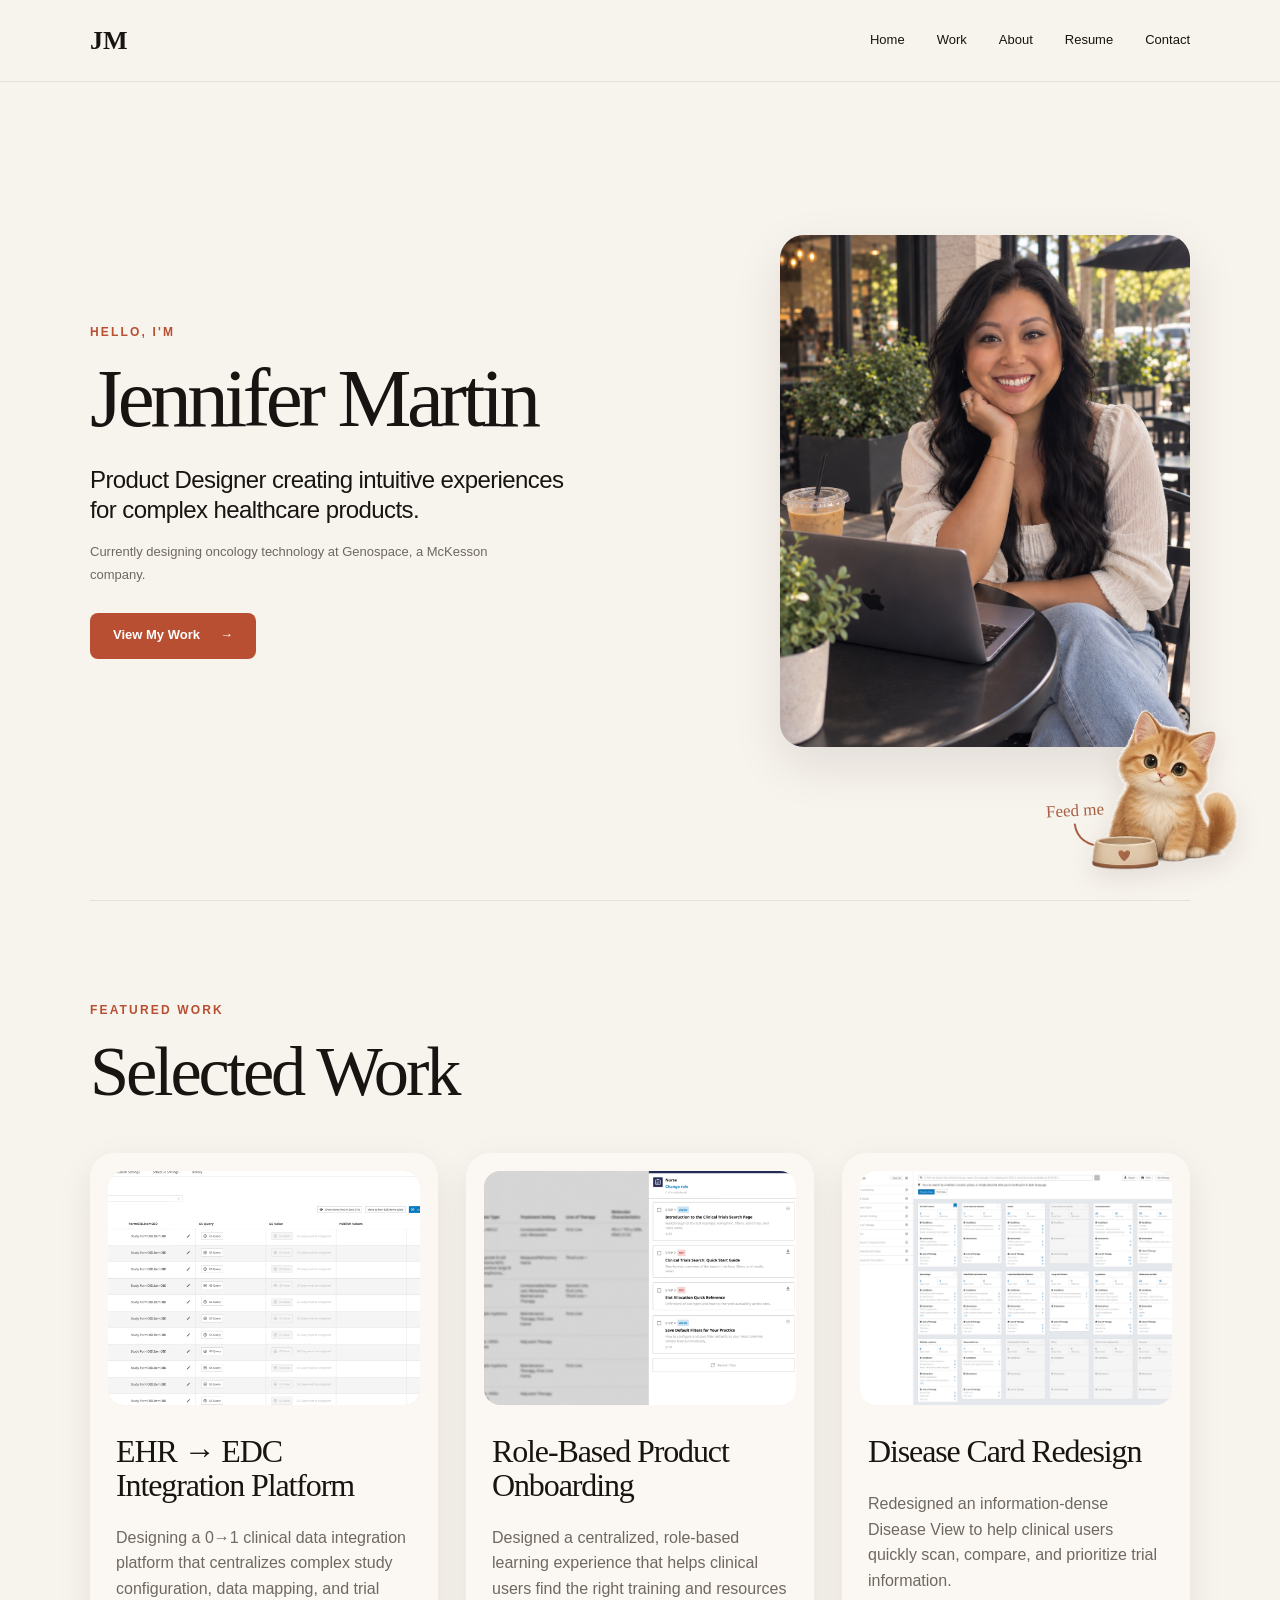
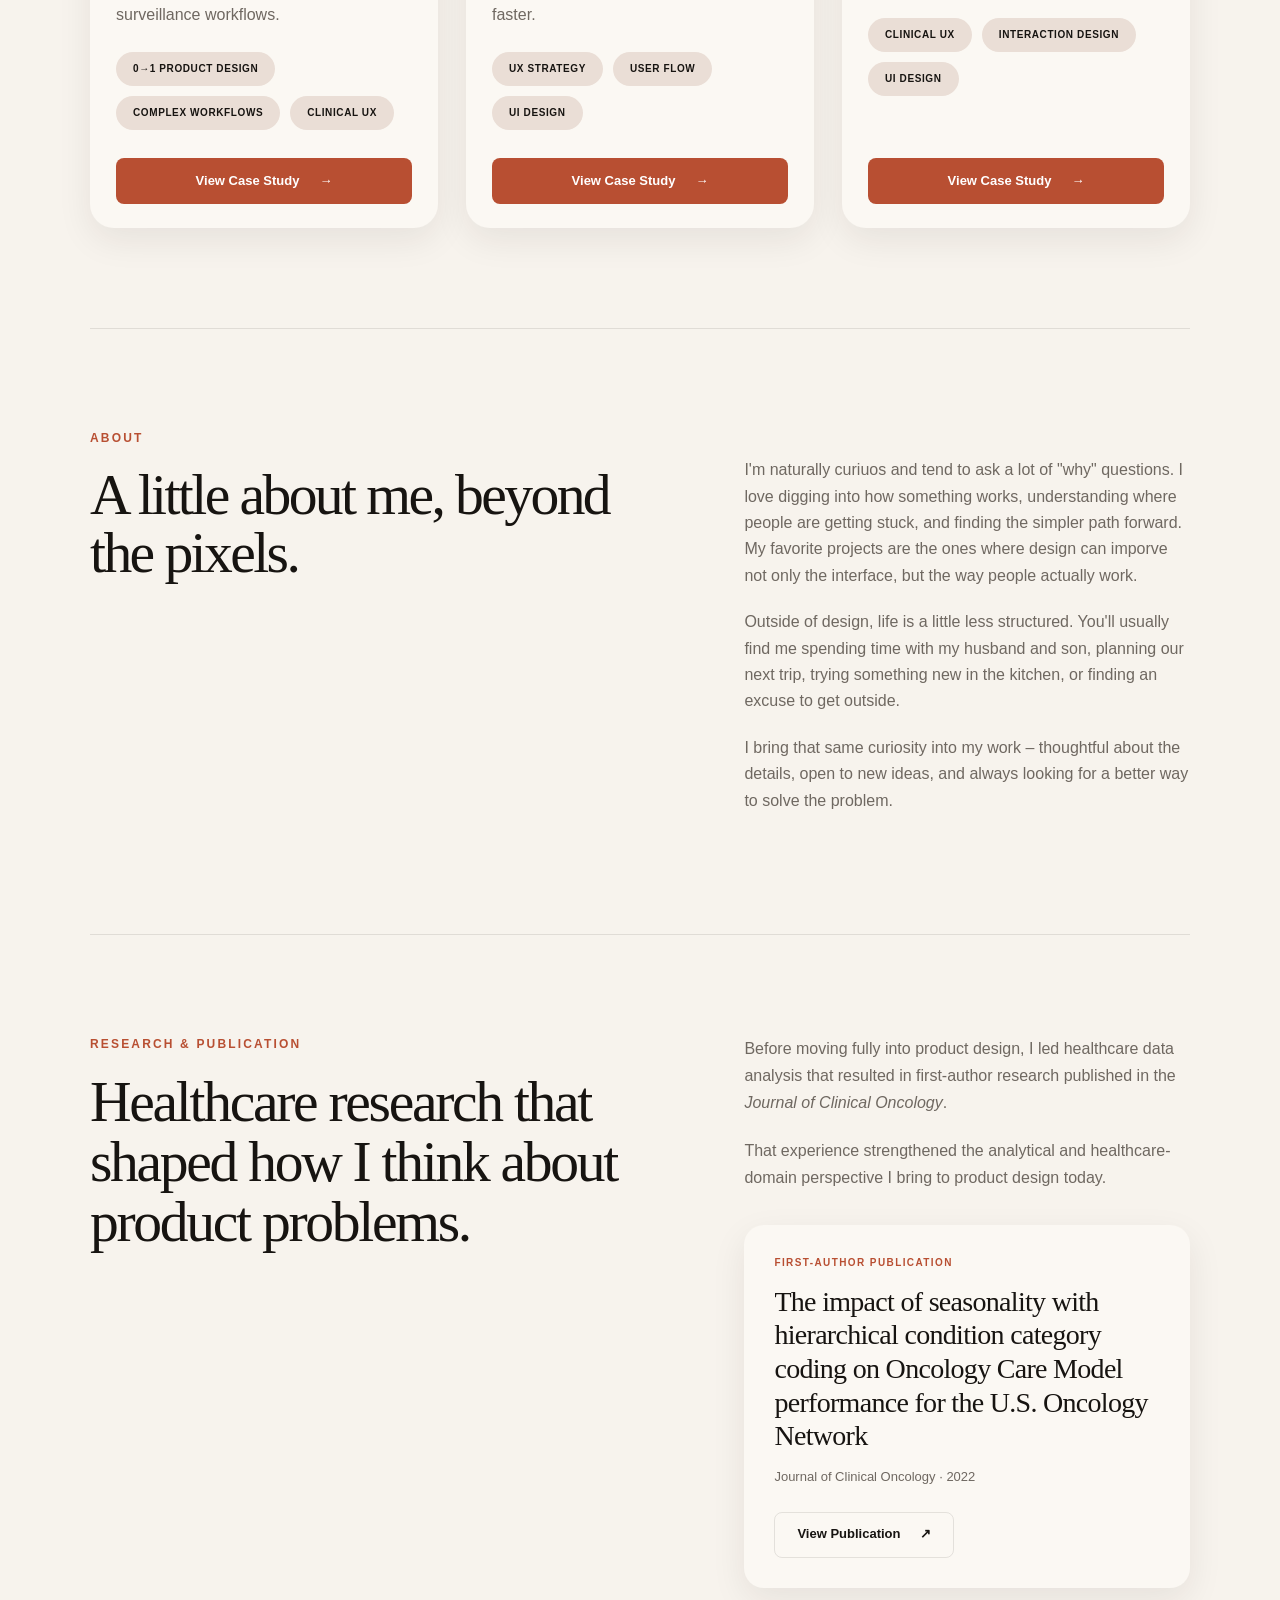
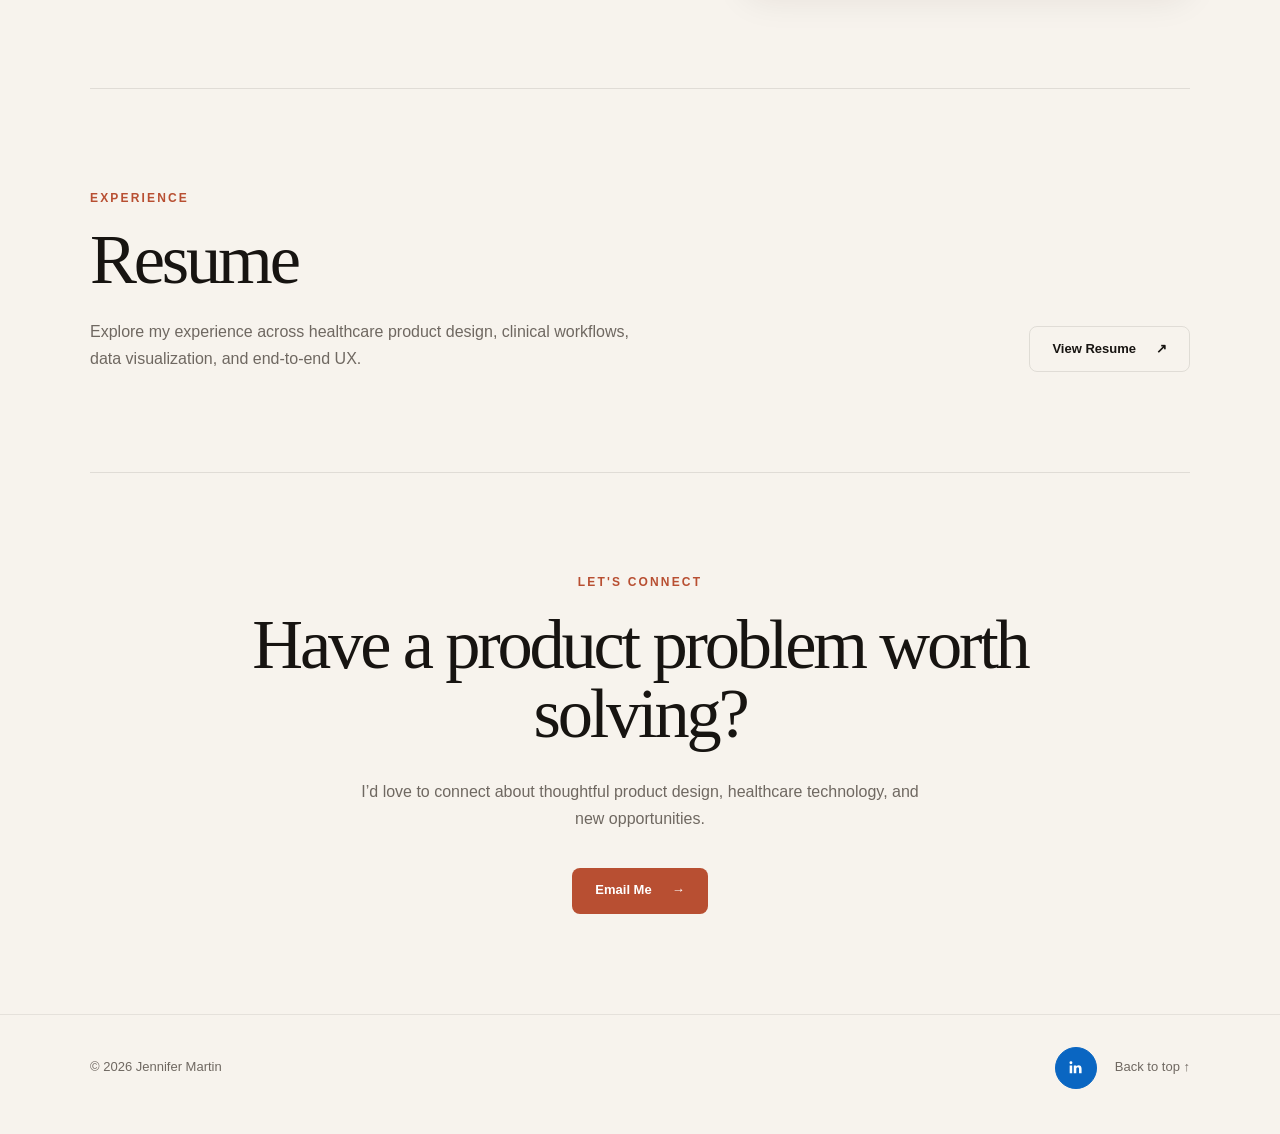
<file: index.html>
<!DOCTYPE html>
<html lang="en">
<head>

<!-- Google tag (gtag.js) -->
<script async src="https://www.googletagmanager.com/gtag/js?id=G-QJV7HHLKC6"></script>
<script>
  window.dataLayer = window.dataLayer || [];
  function gtag(){dataLayer.push(arguments);}
  gtag('js', new Date());

  gtag('config', 'G-QJV7HHLKC6');
</script>
  
  <meta charset="UTF-8" />

  <meta
    name="viewport"
    content="width=device-width, initial-scale=1.0"
  />

  <meta
    name="description"
    content="Jennifer Martin — Product Designer creating intuitive experiences for complex healthcare products."
  />

  <title>Jennifer Martin | Product Designer</title>

  <link rel="preconnect" href="https://urldefense.com/v3/__https://fonts.googleapis.com__;!!KMayzP4JbQ!YZ_iv39RnyVLfB9tXPtV9h3UDsx_Gx-BMgu_rh818WvHn_4uwttfwR-gQsOD8keVZIw-RNeeSSfqXG_NifUm$ ">

  <link rel="preconnect" href="https://urldefense.com/v3/__https://fonts.gstatic.com__;!!KMayzP4JbQ!YZ_iv39RnyVLfB9tXPtV9h3UDsx_Gx-BMgu_rh818WvHn_4uwttfwR-gQsOD8keVZIw-RNeeSSfqXLb6Kf7i$ " crossorigin>

  <link
    href="https://urldefense.com/v3/__https://fonts.googleapis.com/css2?family=DM*Sans:wght@400;500;600;700&family=Playfair*Display:wght@500;600&display=swap__;Kys!!KMayzP4JbQ!YZ_iv39RnyVLfB9tXPtV9h3UDsx_Gx-BMgu_rh818WvHn_4uwttfwR-gQsOD8keVZIw-RNeeSSfqXBPfI_f5$ "
    rel="stylesheet"
  />

  <link rel="stylesheet" href="styles.css" />
</head>


<body>


  <!-- NAVIGATION -->
  <header class="site-header">

    <a class="brand" href="#home">
      JM
    </a>

    <button
      class="menu-toggle"
      aria-label="Open menu"
      aria-expanded="false"
    >
      <span></span>
      <span></span>
    </button>

    <nav class="site-nav">

      <a href="#home">
        Home
      </a>

      <a href="#work">
        Work
      </a>

      <a href="#about">
        About
      </a>

      <a href="#resume">
        Resume
      </a>

      <a href="#contact">
        Contact
      </a>

    </nav>

  </header>



  <main>


    <!-- HERO -->
    <section
      class="hero section"
      id="home"
    >

      <div class="hero-copy">

        <p class="eyebrow">
          HELLO, I'M
        </p>

        <h1>
          Jennifer Martin
        </h1>

        <p class="hero-lead">
          Product Designer creating intuitive experiences
          for complex healthcare products.
        </p>

        <p class="hero-note">
          Currently designing oncology technology at
          Genospace, a McKesson company.
        </p>

        <a
          class="button button-primary"
          href="#work"
        >
          View My Work
          <span>→</span>
        </a>

      </div>


      <!-- HERO PHOTO -->
      <div class="hero-photo">

        <img
          src="assets/jennifer-martin.PNG"
          alt="Jennifer Martin, Product Designer"
        />

      </div>

    </section>



    <!-- SELECTED WORK -->
    <section
      class="section work-section"
      id="work"
    >

      <div class="section-heading">

        <p class="eyebrow">
          FEATURED WORK
        </p>

        <h2>
          Selected Work
        </h2>

      </div>


      <div class="project-grid">

        <!-- PROJECT 1: EHR TO EDC -->

<article class="project-card">

  <div class="project-image-wrap">
    <img
      src="assets/CRF Mapping-table.png"
      alt="EHR to EDC clinical data integration platform"
    />
  </div>

  <div class="project-content">

    <h3>EHR → EDC Integration Platform</h3>

    <p>
      Designing a 0→1 clinical data integration platform that
      centralizes complex study configuration, data mapping,
      and trial surveillance workflows.
    </p>

    <div class="tags">
      <span>0→1 PRODUCT DESIGN</span>
      <span>COMPLEX WORKFLOWS</span>
      <span>CLINICAL UX</span>
    </div>

    <a
      class="button button-primary button-small"
      href="case-study-ehr-edc.html"
    >
      View Case Study <span>→</span>
    </a>

  </div>

</article>
        
        <!-- PROJECT 2 -->
        <article class="project-card">

          <div class="project-image-wrap">

            <img
              src="assets/View Role Steps.png"
              alt="Role-Based Product Onboarding interface"
            />

          </div>


          <div class="project-content">

            <h3>
              Role-Based Product Onboarding
            </h3>

            <p>
              Designed a centralized, role-based learning
              experience that helps clinical users find the
              right training and resources faster.
            </p>


            <div class="tags">

              <span>
                UX STRATEGY
              </span>

              <span>
                USER FLOW
              </span>

              <span>
                UI DESIGN
              </span>

            </div>


            <a
              class="button button-primary button-small"
              href="case-study-onboarding.html"
            >
              View Case Study
              <span>→</span>
            </a>

          </div>

        </article>



        <!-- PROJECT 3 -->
        <article class="project-card">

  <div class="project-image-wrap">
    <img
      src="assets/CTMS-new-view.png"
      alt="Redesigned Disease View for clinical trial matching"
    />
  </div>

  <div class="project-content">

    <h3>Disease Card Redesign</h3>

    <p>
      Redesigned an information-dense Disease View to help clinical users
      quickly scan, compare, and prioritize trial information.
    </p>

    <div class="tags">
      <span>CLINICAL UX</span>
      <span>INTERACTION DESIGN</span>
      <span>UI DESIGN</span>
    </div>

    <a
      class="button button-primary button-small"
      href="case-study-disease-cards.html"
    >
      View Case Study <span>→</span>
    </a>

  </div>

</article>


      </div>

    </section>



    <!-- ABOUT -->
    <section
      class="section about-section"
      id="about"
    >

      <div>

        <p class="eyebrow">
          ABOUT
        </p>

        <h2>
          A little about me, beyond the pixels.
        </h2>

      </div>


      <div class="about-copy">

        <p>
          I'm naturally curiuos and tend to ask a lot of "why"
          questions. I love digging into how something works,
          understanding where people are getting stuck, and
          finding the simpler path forward. My favorite projects
          are the ones where  design can imporve not only the
          interface, but the way people actually work.
        </p>

          <p>
          Outside of design, life is a little less structured.
          You'll usually find me spending time with my husband
          and son, planning our next trip, trying something new
          in the kitchen, or finding an excuse to get outside.
        </p>
        
          <p>
          I bring that same curiosity into my work – thoughtful
          about the details, open to new ideas, and always
          looking for a better way to solve the problem.
        </p>
        
      </div>

    </section>

<!-- =========================================
     RESEARCH & PUBLICATION
     ========================================= -->

<section class="section publication-section" id="publication">

  <div class="publication-grid">

    <div>
      <p class="eyebrow">RESEARCH &amp; PUBLICATION</p>

      <h2>
        Healthcare research that shaped how I think about product problems.
      </h2>
    </div>

    <div class="publication-copy">

      <p>
        Before moving fully into product design, I led healthcare data analysis
        that resulted in first-author research published in the
        <em>Journal of Clinical Oncology</em>.
      </p>

      <p>
        That experience strengthened the analytical and healthcare-domain
        perspective I bring to product design today.
      </p>

      <div class="publication-card">

        <p class="publication-label">FIRST-AUTHOR PUBLICATION</p>

        <h3>
          The impact of seasonality with hierarchical condition category coding
          on Oncology Care Model performance for the U.S. Oncology Network
        </h3>

        <p class="publication-meta">
          Journal of Clinical Oncology · 2022
        </p>

        <a
          class="button button-secondary"
          href="https://doi.org/10.1200/JCO.2022.40.28_suppl.066"
          target="_blank"
          rel="noopener"
        >
          View Publication <span>↗</span>
        </a>

      </div>

    </div>

  </div>

</section>

    <!-- RESUME -->
    <section
      class="section resume-section"
      id="resume"
    >

      <p class="eyebrow">
        EXPERIENCE
      </p>


      <div class="resume-grid">

        <div>

          <h2>
            Resume
          </h2>

          <p>
            Explore my experience across healthcare product
            design, clinical workflows, data visualization,
            and end-to-end UX.
          </p>

        </div>


        <a
          class="button button-secondary"
          href="jm-resume-2026.pdf"
          target="_blank"
          rel="noopener"
        >
          View Resume
          <span>↗</span>
        </a>

      </div>

    </section>



    <!-- CONTACT -->
    <section
      class="section contact-section"
      id="contact"
    >

      <p class="eyebrow">
        LET'S CONNECT
      </p>

      <h2>
        Have a product problem worth solving?
      </h2>

      <p>
        I’d love to connect about thoughtful product design,
        healthcare technology, and new opportunities.
      </p>


      <a
        class="button button-primary"
        href="mailto:jennxiong5@gmail.com?subject=Let%27s%20Connect%20%E2%80%94%20Jennifer%20Martin%20Portfolio"
      >
        Email Me
        <span>→</span>
      </a>

    </section>


  </main>



  <!-- FOOTER -->
  <footer>

    <p>
      © <span id="year"></span> Jennifer Martin
    </p>


    <div>

      <!-- LINKEDIN -->
      <a
        class="social-icon"
        href="https://urldefense.com/v3/__https://www.linkedin.com/in/jennifermartin24__;!!KMayzP4JbQ!YZ_iv39RnyVLfB9tXPtV9h3UDsx_Gx-BMgu_rh818WvHn_4uwttfwR-gQsOD8keVZIw-RNeeSSfqXHr2DFCd$ "
        target="_blank"
        rel="noopener noreferrer"
        aria-label="Jennifer Martin on LinkedIn"
      >

        <svg
          viewBox="0 0 24 24"
          aria-hidden="true"
        >

          <path
            d="M6.94 8.5H3.56V19H6.94V8.5ZM5.25 3A1.96 1.96 0 1 0 5.25 6.92 1.96 1.96 0 0 0 5.25 3ZM19.44 13.08C19.44 9.92 17.75 8.45 15.5 8.45C13.68 8.45 12.86 9.45 12.4 10.15V8.5H9.02V19H12.4V13.8C12.4 12.43 12.66 11.1 14.36 11.1C16.04 11.1 16.06 12.67 16.06 13.9V19H19.44V13.08Z"
          />

        </svg>

      </a>


      <a href="#home">
        Back to top ↑
      </a>

    </div>

  </footer>

<!-- =========================================
     INTERACTIVE KITTY
     ========================================= -->

<div class="portfolio-kitty" id="portfolioKitty">

 <div class="kitty-feed-prompt" id="kittyFeedPrompt">
  <span class="kitty-feed-text">Feed me</span>

  <svg
    class="kitty-feed-arrow"
    viewBox="0 0 90 65"
    aria-hidden="true"
  >
    <path
      d="M8 5 C12 32, 32 48, 68 50"
      fill="none"
      stroke="currentColor"
      stroke-width="4"
      stroke-linecap="round"
    />

    <path
      d="M56 40 L70 50 L57 59"
      fill="none"
      stroke="currentColor"
      stroke-width="4"
      stroke-linecap="round"
      stroke-linejoin="round"
    />
  </svg>
</div>

  <img
    class="kitty-image"
    id="kittyImage"
    src="assets/kitty-idle.png"
    alt="Cute orange kitten with a food bowl"
  />

  <button
    class="kitty-bowl-click"
    id="kittyBowl"
    type="button"
    aria-label="Feed the kitty"
  ></button>

</div>
  
  <script src="script.js"></script>


</body>
</html>
</file>
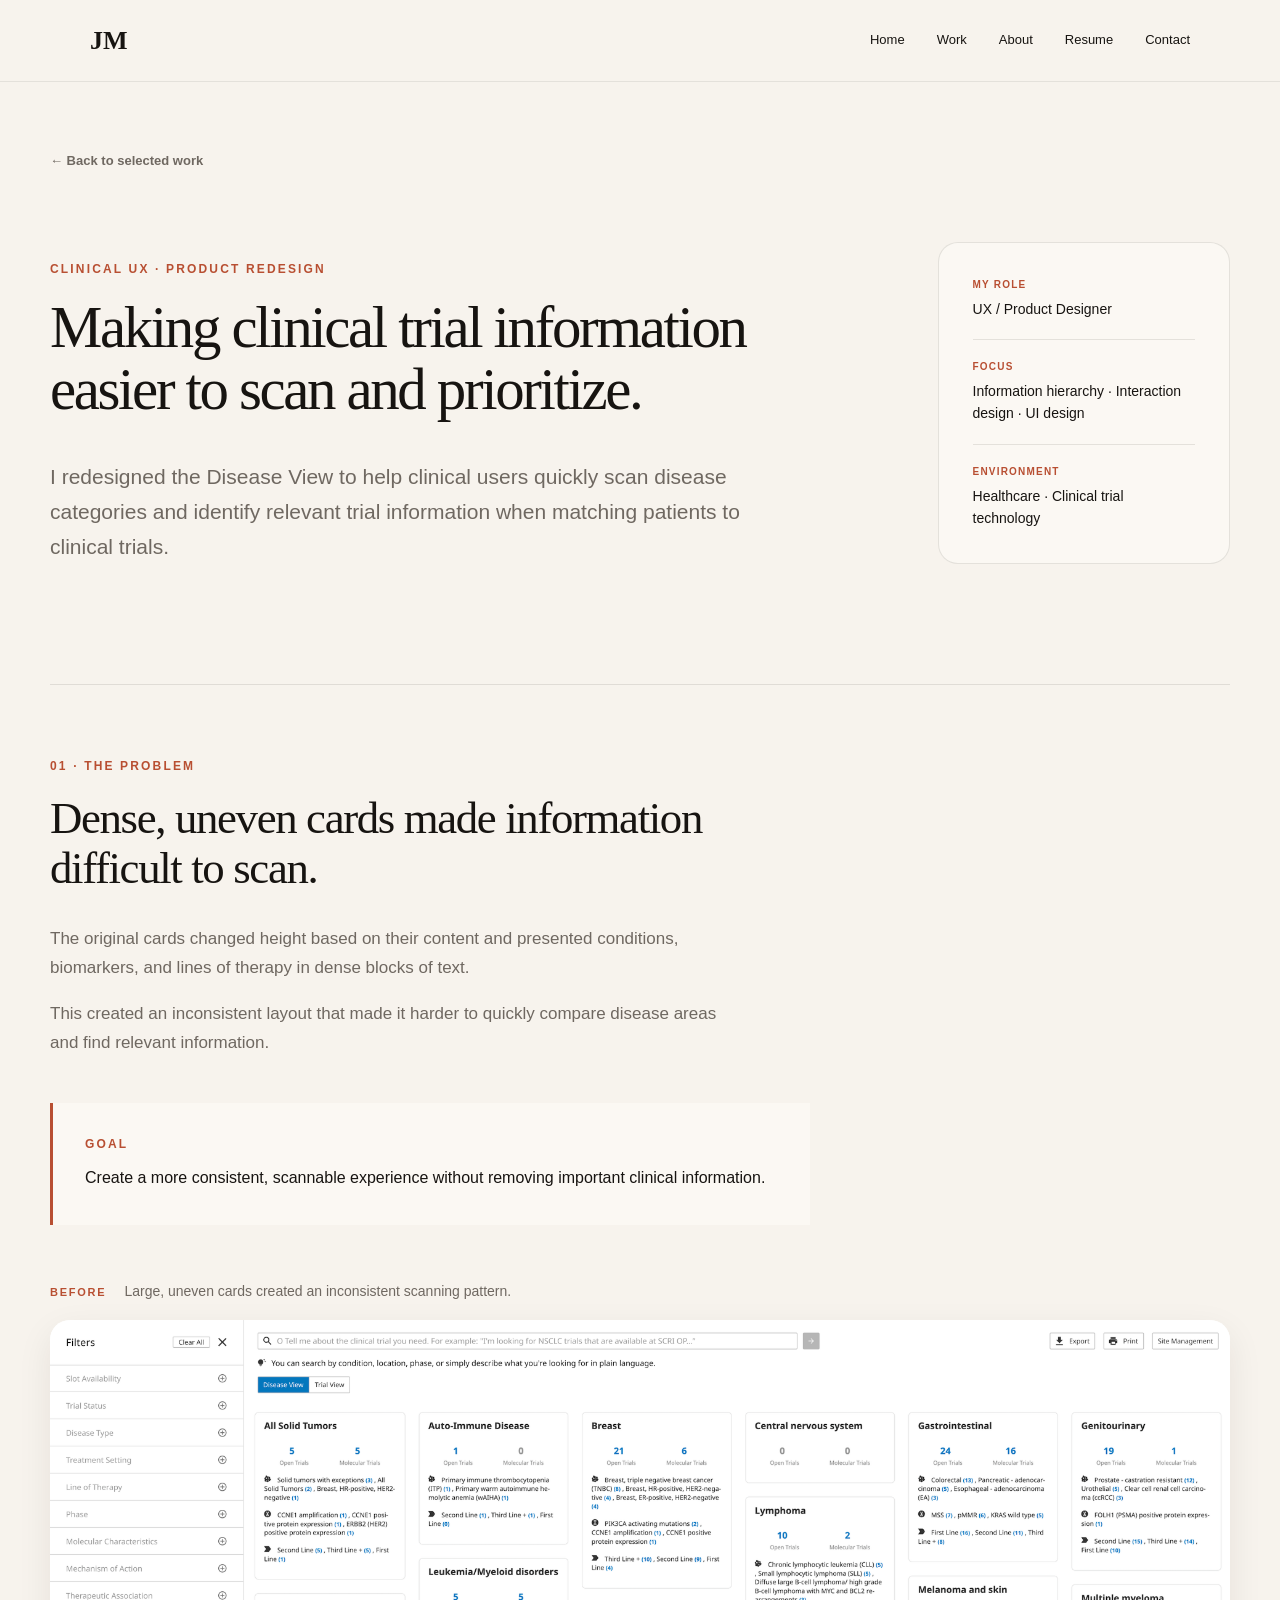
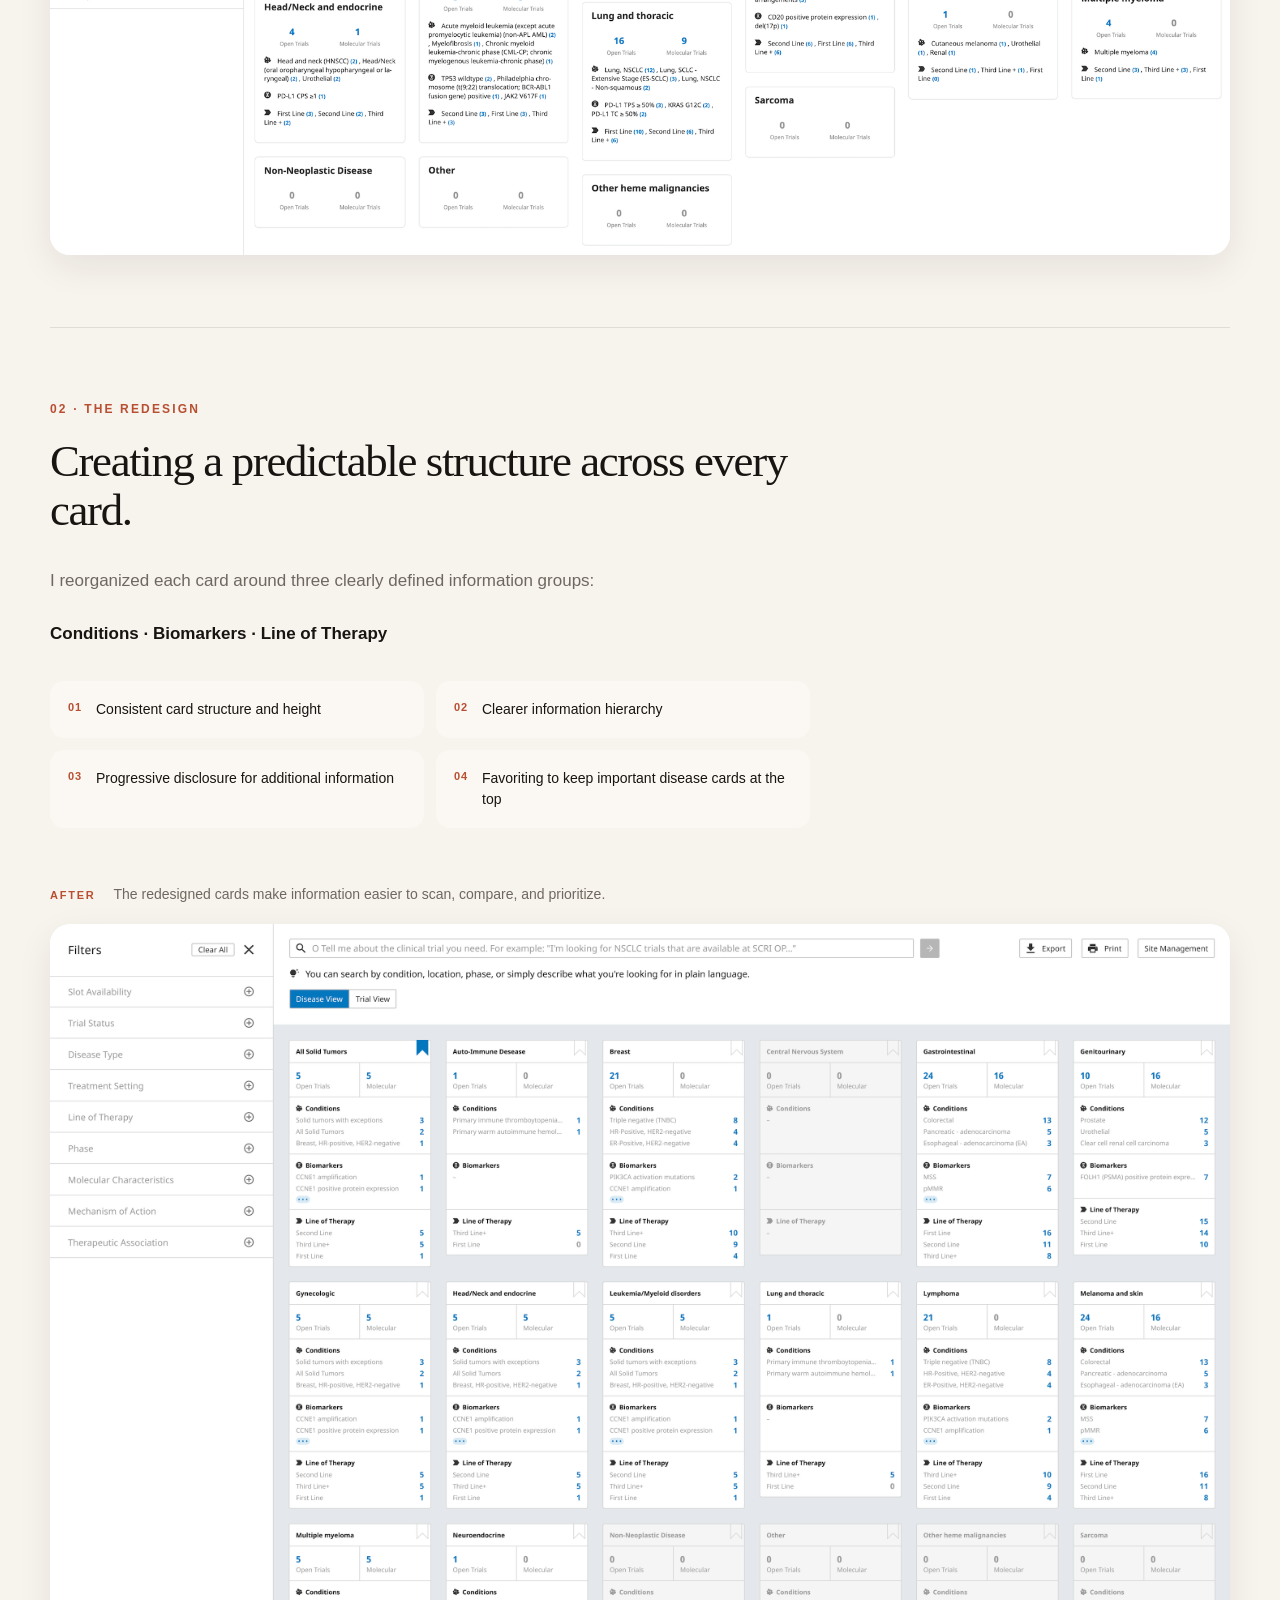
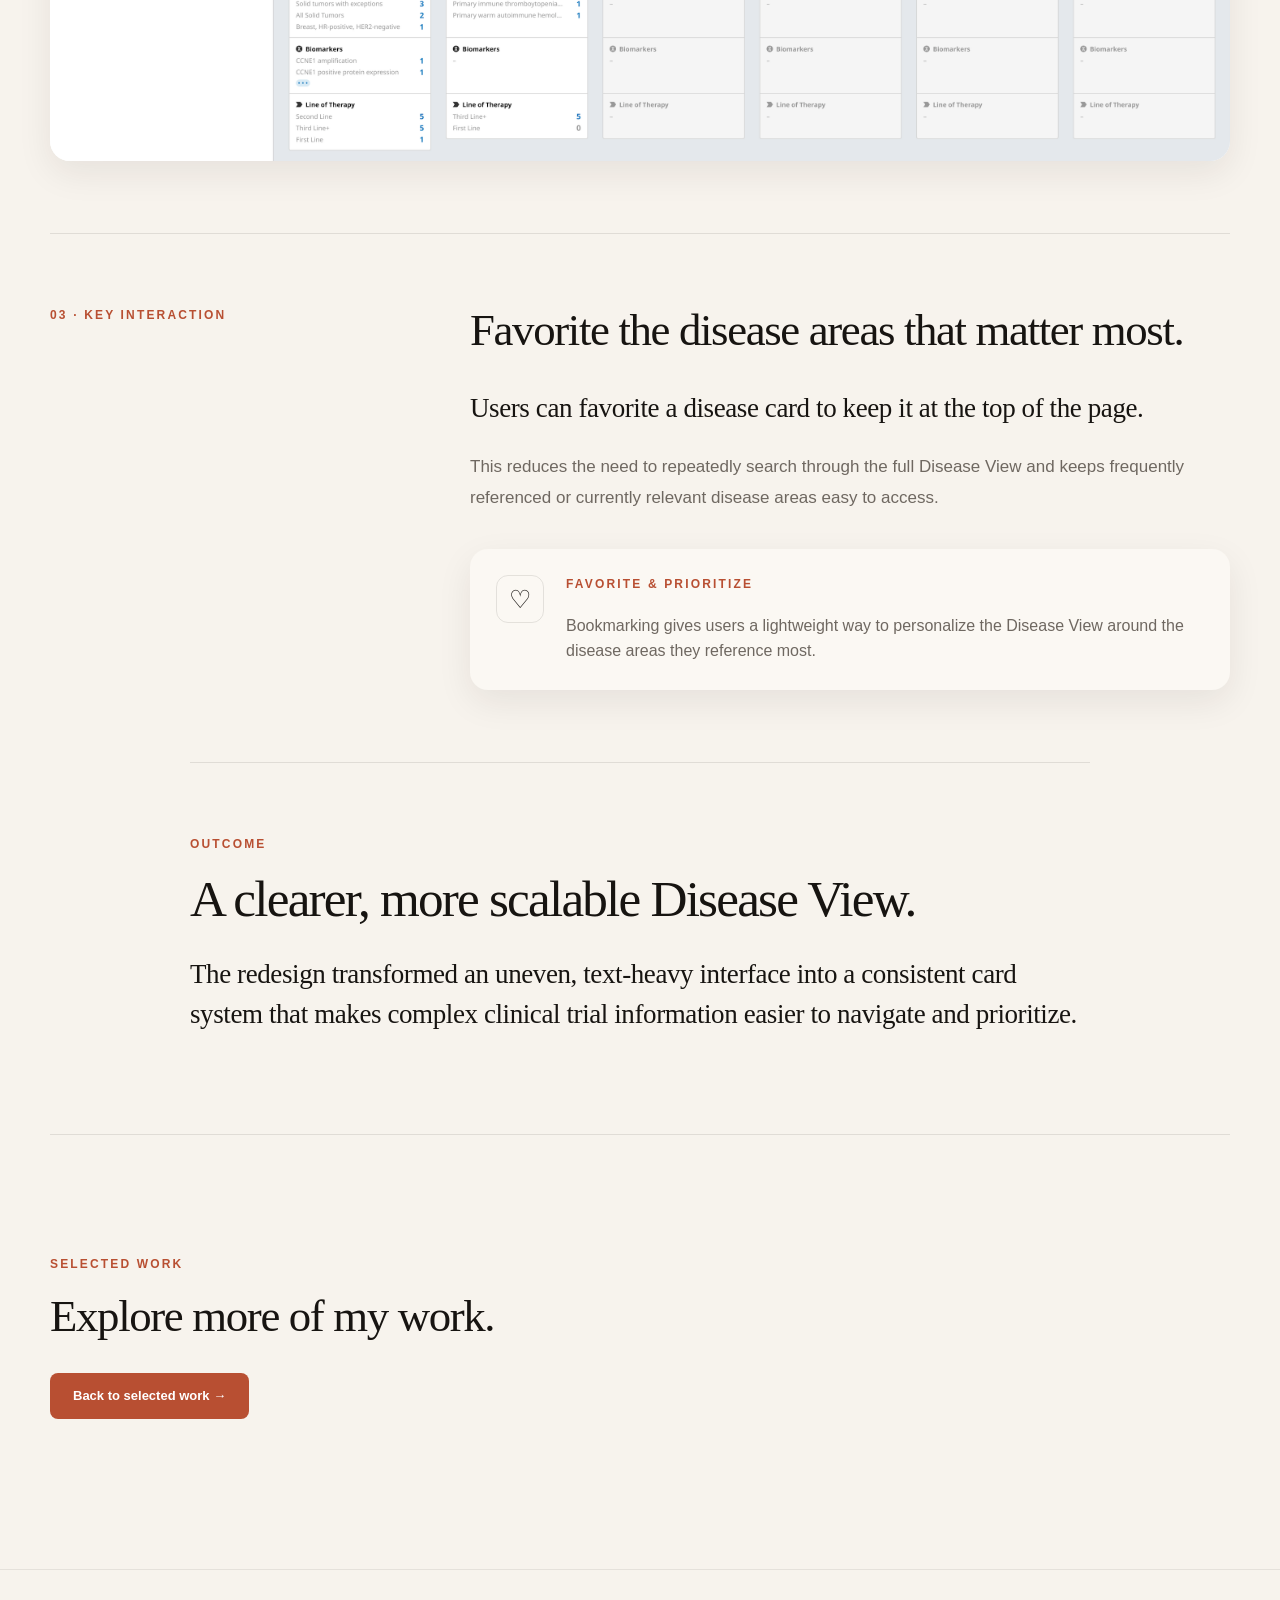
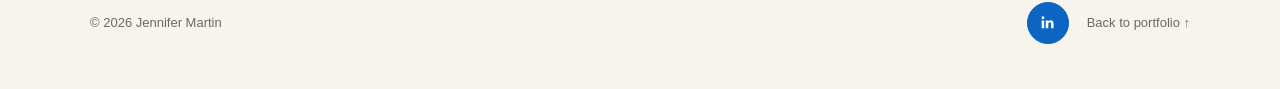
<file: case-study-disease-cards.html>
<!DOCTYPE html>
<html lang="en">
<head>
  <meta charset="UTF-8" />
  <meta name="viewport" content="width=device-width, initial-scale=1.0" />

  <meta
    name="description"
    content="Disease Card Redesign — Product Design case study by Jennifer Martin."
  />

  <title>Disease Card Redesign | Jennifer Martin</title>

  <link rel="preconnect" href="https://urldefense.com/v3/__https://fonts.googleapis.com__;!!KMayzP4JbQ!ftSK_t754P0mB6YouHt3lqTx93rTNLhy2FSQfs7tUgC3SkLPxarx7yRCMAFp5EjOVRNmVsDQ4hPYEgfxi6w$ ">
  <link rel="preconnect" href="https://urldefense.com/v3/__https://fonts.gstatic.com__;!!KMayzP4JbQ!ftSK_t754P0mB6YouHt3lqTx93rTNLhy2FSQfs7tUgC3SkLPxarx7yRCMAFp5EjOVRNmVsDQ4hPYL3g2bG0$ " crossorigin>

  <link
    href="https://urldefense.com/v3/__https://fonts.googleapis.com/css2?family=DM*Sans:wght@400;500;600;700&family=Playfair*Display:wght@500;600&display=swap__;Kys!!KMayzP4JbQ!ftSK_t754P0mB6YouHt3lqTx93rTNLhy2FSQfs7tUgC3SkLPxarx7yRCMAFp5EjOVRNmVsDQ4hPY5G6P6yY$ "
    rel="stylesheet"
  />

  <link rel="stylesheet" href="styles.css" />
</head>

<body class="case-study-page">

  <!-- NAVIGATION -->
  <header class="site-header">

    <a class="brand" href="index.html">JM</a>

    <button
      class="menu-toggle"
      aria-label="Open menu"
      aria-expanded="false"
    >
      <span></span>
      <span></span>
    </button>

    <nav class="site-nav">
      <a href="index.html">Home</a>
      <a href="index.html#work">Work</a>
      <a href="index.html#about">About</a>
      <a href="index.html#resume">Resume</a>
      <a href="index.html#contact">Contact</a>
    </nav>

  </header>


  <main>

    <!-- HERO -->
    <section class="case-hero">

      <a class="case-back-link" href="index.html#work">
        ← Back to selected work
      </a>

      <div class="case-hero-grid">

        <div class="case-hero-copy">

          <p class="eyebrow">
            CLINICAL UX · PRODUCT REDESIGN
          </p>

          <h1>
            Making clinical trial information easier to scan and prioritize.
          </h1>

          <p class="case-hero-lead">
            I redesigned the Disease View to help clinical users quickly scan
            disease categories and identify relevant trial information when
            matching patients to clinical trials.
          </p>

        </div>


        <aside class="case-summary-card">

          <div class="case-summary-item">
            <span>My Role</span>
            <p>UX / Product Designer</p>
          </div>

          <div class="case-summary-item">
            <span>Focus</span>
            <p>
              Information hierarchy · Interaction design · UI design
            </p>
          </div>

          <div class="case-summary-item">
            <span>Environment</span>
            <p>
              Healthcare · Clinical trial technology
            </p>
          </div>

        </aside>

      </div>

    </section>



    <!-- 01 THE PROBLEM -->
    <section class="case-section disease-case-section">

      <div class="case-section-heading">

        <p class="eyebrow">01 · THE PROBLEM</p>

        <h2>
          Dense, uneven cards made information difficult to scan.
        </h2>

        <p>
          The original cards changed height based on their content and
          presented conditions, biomarkers, and lines of therapy in dense
          blocks of text.
        </p>

        <p>
          This created an inconsistent layout that made it harder to quickly
          compare disease areas and find relevant information.
        </p>

        <div class="poc-callout">
          <p class="eyebrow">GOAL</p>
          <p>
            Create a more consistent, scannable experience without removing
            important clinical information.
          </p>
        </div>

      </div>


      <div class="disease-visual-block">

        <div class="disease-visual-heading">
          <span>BEFORE</span>
          <p>
            Large, uneven cards created an inconsistent scanning pattern.
          </p>
        </div>

        <div class="disease-large-image">
          <img
            src="assets/CTMS-old-view.png"
            alt="Original Disease View with uneven disease cards"
          />
        </div>

      </div>

    </section>



    <!-- 02 THE REDESIGN -->
    <section class="case-section disease-case-section">

      <div class="case-section-heading">

        <p class="eyebrow">02 · THE REDESIGN</p>

        <h2>
          Creating a predictable structure across every card.
        </h2>

        <p>
          I reorganized each card around three clearly defined information
          groups:
        </p>

        <p class="disease-key-groups">
          Conditions · Biomarkers · Line of Therapy
        </p>


        <div class="disease-decisions">

          <article>
            <span>01</span>
            <p>Consistent card structure and height</p>
          </article>

          <article>
            <span>02</span>
            <p>Clearer information hierarchy</p>
          </article>

          <article>
            <span>03</span>
            <p>Progressive disclosure for additional information</p>
          </article>

          <article>
            <span>04</span>
            <p>Favoriting to keep important disease cards at the top</p>
          </article>

        </div>

      </div>


      <div class="disease-visual-block">

        <div class="disease-visual-heading">
          <span>AFTER</span>
          <p>
            The redesigned cards make information easier to scan, compare,
            and prioritize.
          </p>
        </div>

        <div class="disease-large-image">
          <img
            src="assets/CTMS-new-view.png"
            alt="Redesigned Disease View with consistent structured disease cards"
          />
        </div>

      </div>

    </section>



    <!-- 03 KEY INTERACTION -->
    <section class="case-section case-two-column">

      <div class="case-section-label">
        <p class="eyebrow">03 · KEY INTERACTION</p>
      </div>

      <div class="case-section-content">

        <h2>
          Favorite the disease areas that matter most.
        </h2>

        <p class="case-large-copy">
          Users can favorite a disease card to keep it at the top of the page.
        </p>

        <p>
          This reduces the need to repeatedly search through the full Disease
          View and keeps frequently referenced or currently relevant disease
          areas easy to access.
        </p>

        <div class="favorite-feature-card">

          <div class="favorite-icon">
            ♡
          </div>

          <div>
            <p class="eyebrow">FAVORITE &amp; PRIORITIZE</p>

            <p>
              Bookmarking gives users a lightweight way to personalize the
              Disease View around the disease areas they reference most.
            </p>
          </div>

        </div>

      </div>

    </section>



    <!-- OUTCOME -->
    <section class="case-section disease-outcome">

      <p class="eyebrow">OUTCOME</p>

      <h2>
        A clearer, more scalable Disease View.
      </h2>

      <p class="case-large-copy">
        The redesign transformed an uneven, text-heavy interface into a
        consistent card system that makes complex clinical trial information
        easier to navigate and prioritize.
      </p>

    </section>



    <!-- BACK TO WORK -->
    <section class="case-next-project">

      <p class="eyebrow">SELECTED WORK</p>

      <h2>
        Explore more of my work.
      </h2>

      <a
        class="button button-primary"
        href="index.html#work"
      >
        Back to selected work →
      </a>

    </section>

  </main>



  <!-- FOOTER -->
  <footer>

    <p>
      © <span id="year"></span> Jennifer Martin
    </p>

    <div>

      <a
        class="social-icon"
        href="https://urldefense.com/v3/__https://www.linkedin.com/in/jennifermartin24__;!!KMayzP4JbQ!ftSK_t754P0mB6YouHt3lqTx93rTNLhy2FSQfs7tUgC3SkLPxarx7yRCMAFp5EjOVRNmVsDQ4hPY1Y1k4Hw$ "
        target="_blank"
        rel="noopener noreferrer"
        aria-label="Jennifer Martin on LinkedIn"
      >
        <svg viewBox="0 0 24 24" aria-hidden="true">
          <path
            d="M6.94 8.5H3.56V19H6.94V8.5ZM5.25 3A1.96 1.96 0 1 0 5.25 6.92 1.96 1.96 0 0 0 5.25 3ZM19.44 13.08C19.44 9.92 17.75 8.45 15.5 8.45C13.68 8.45 12.86 9.45 12.4 10.15V8.5H9.02V19H12.4V13.8C12.4 12.43 12.66 11.1 14.36 11.1C16.04 11.1 16.06 12.67 16.06 13.9V19H19.44V13.08Z"
          />
        </svg>
      </a>

      <a href="index.html">
        Back to portfolio ↑
      </a>

    </div>

  </footer>


  <script src="script.js"></script>

</body>
</html>
</file>
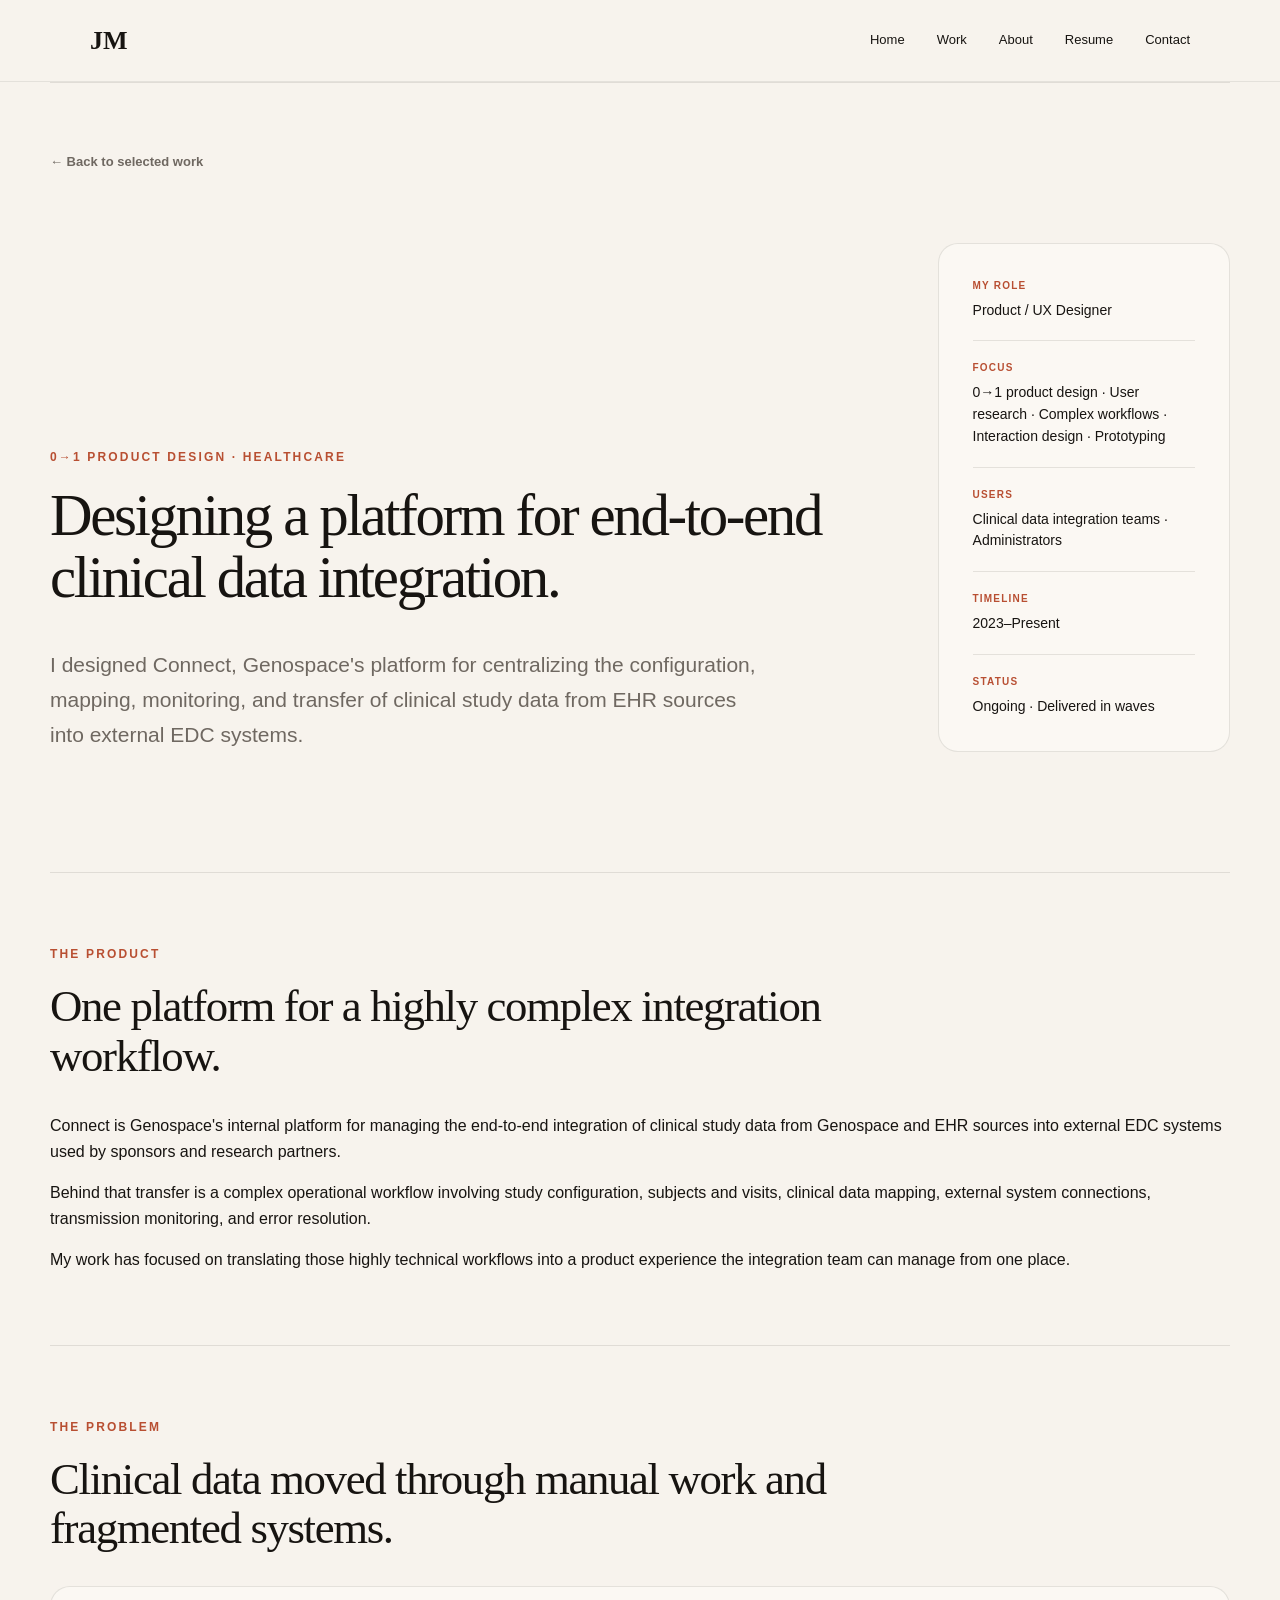
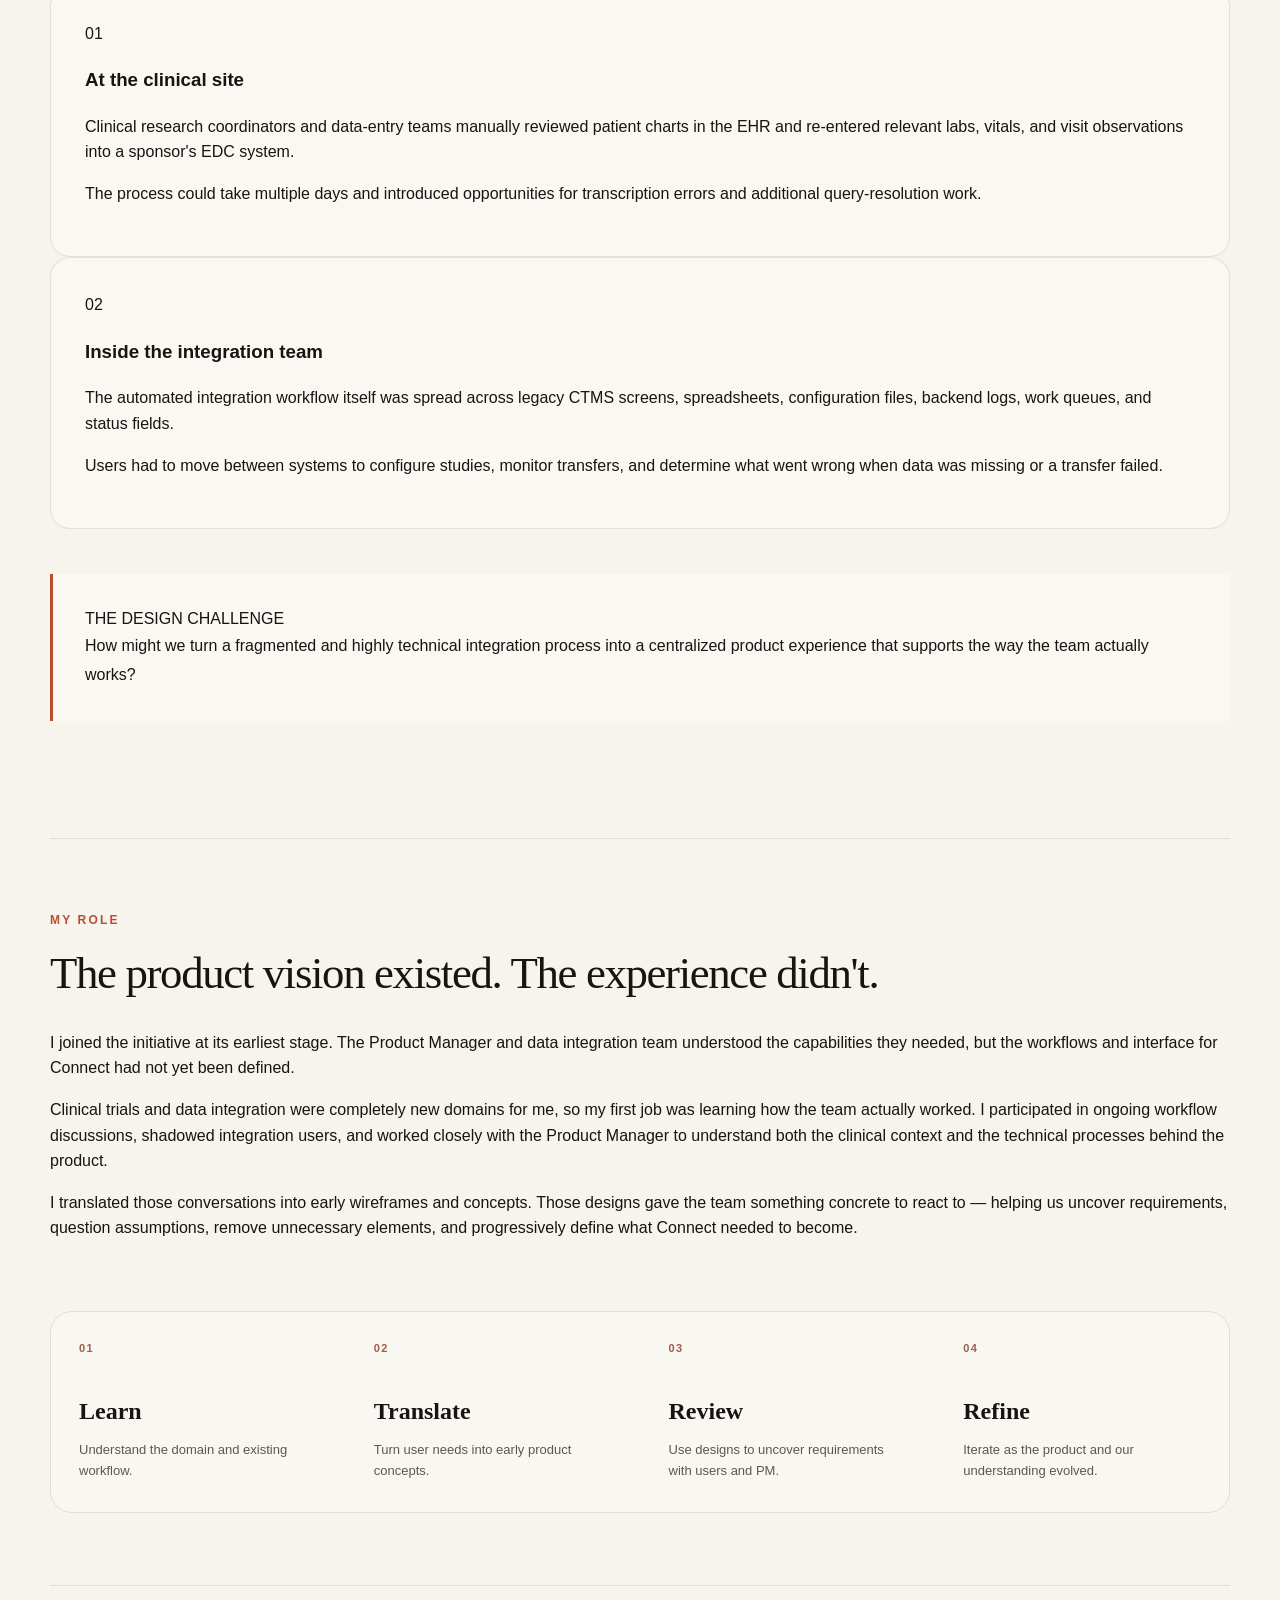
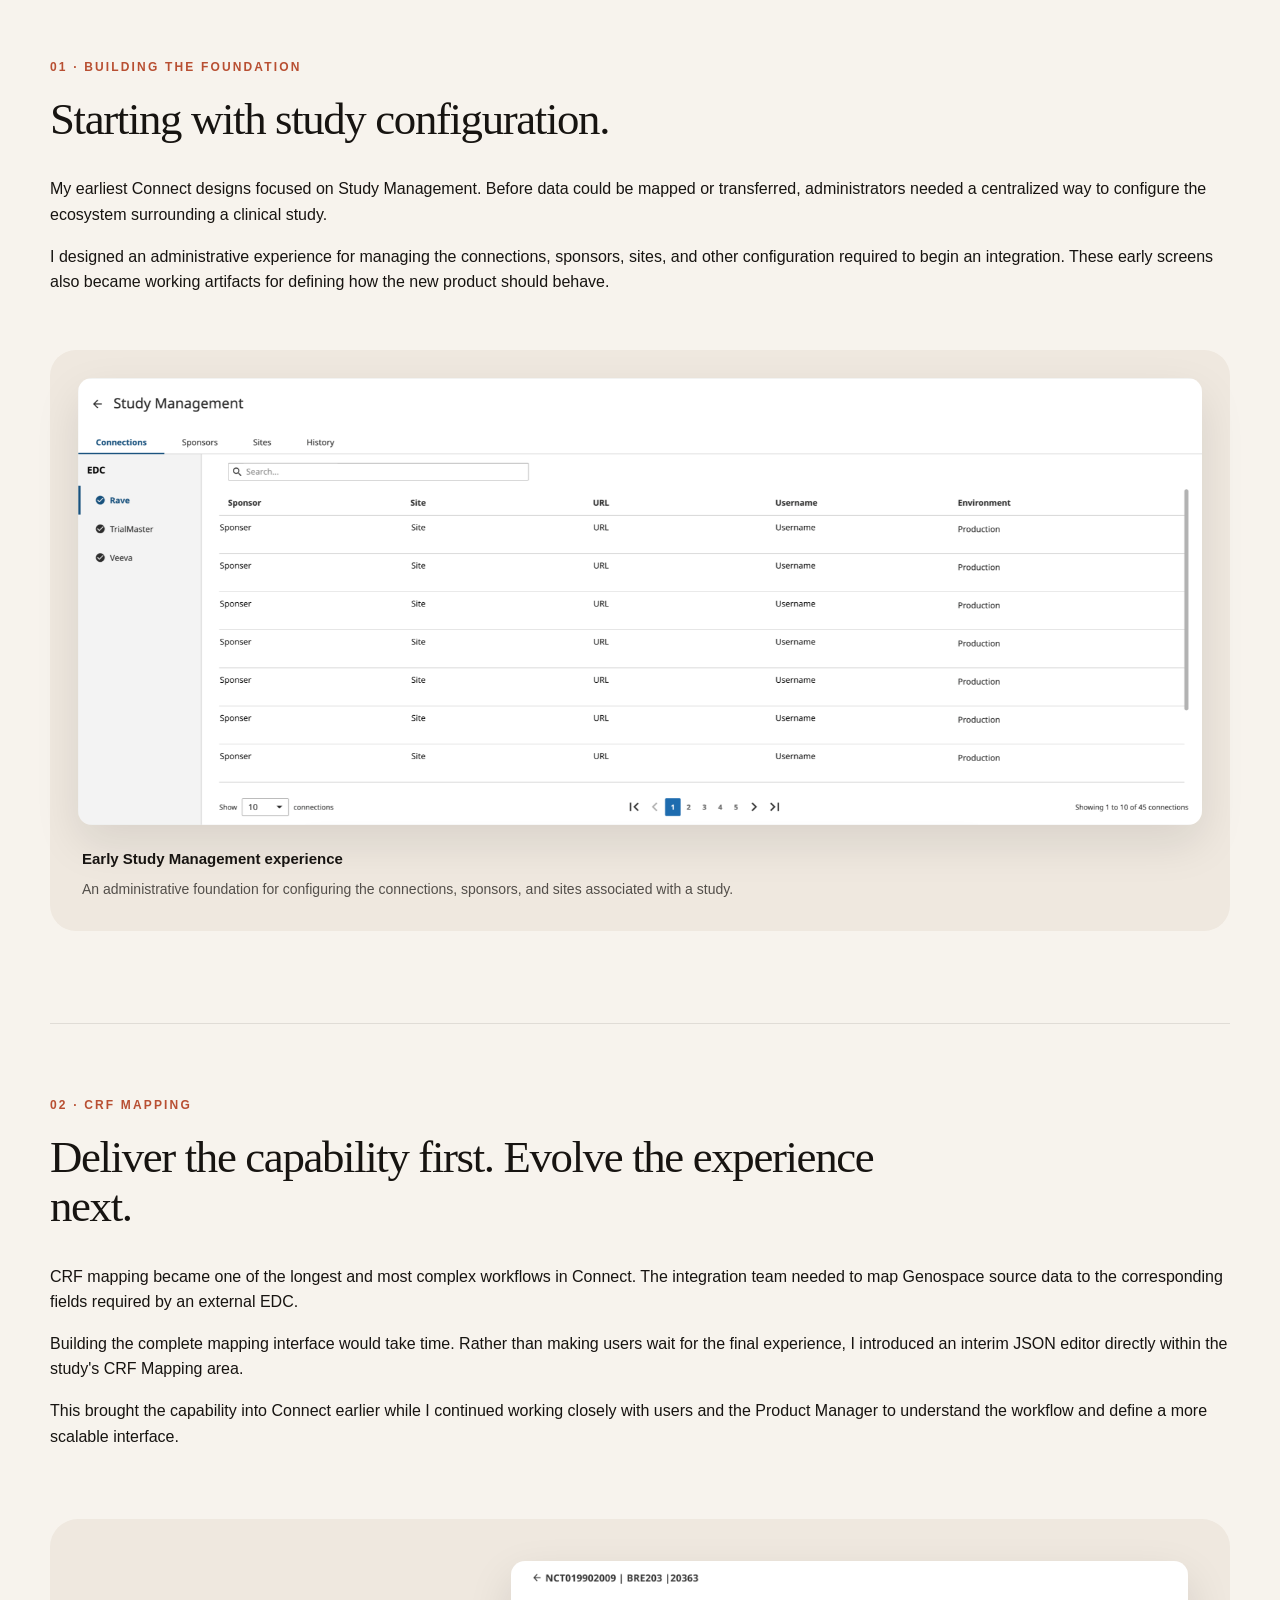
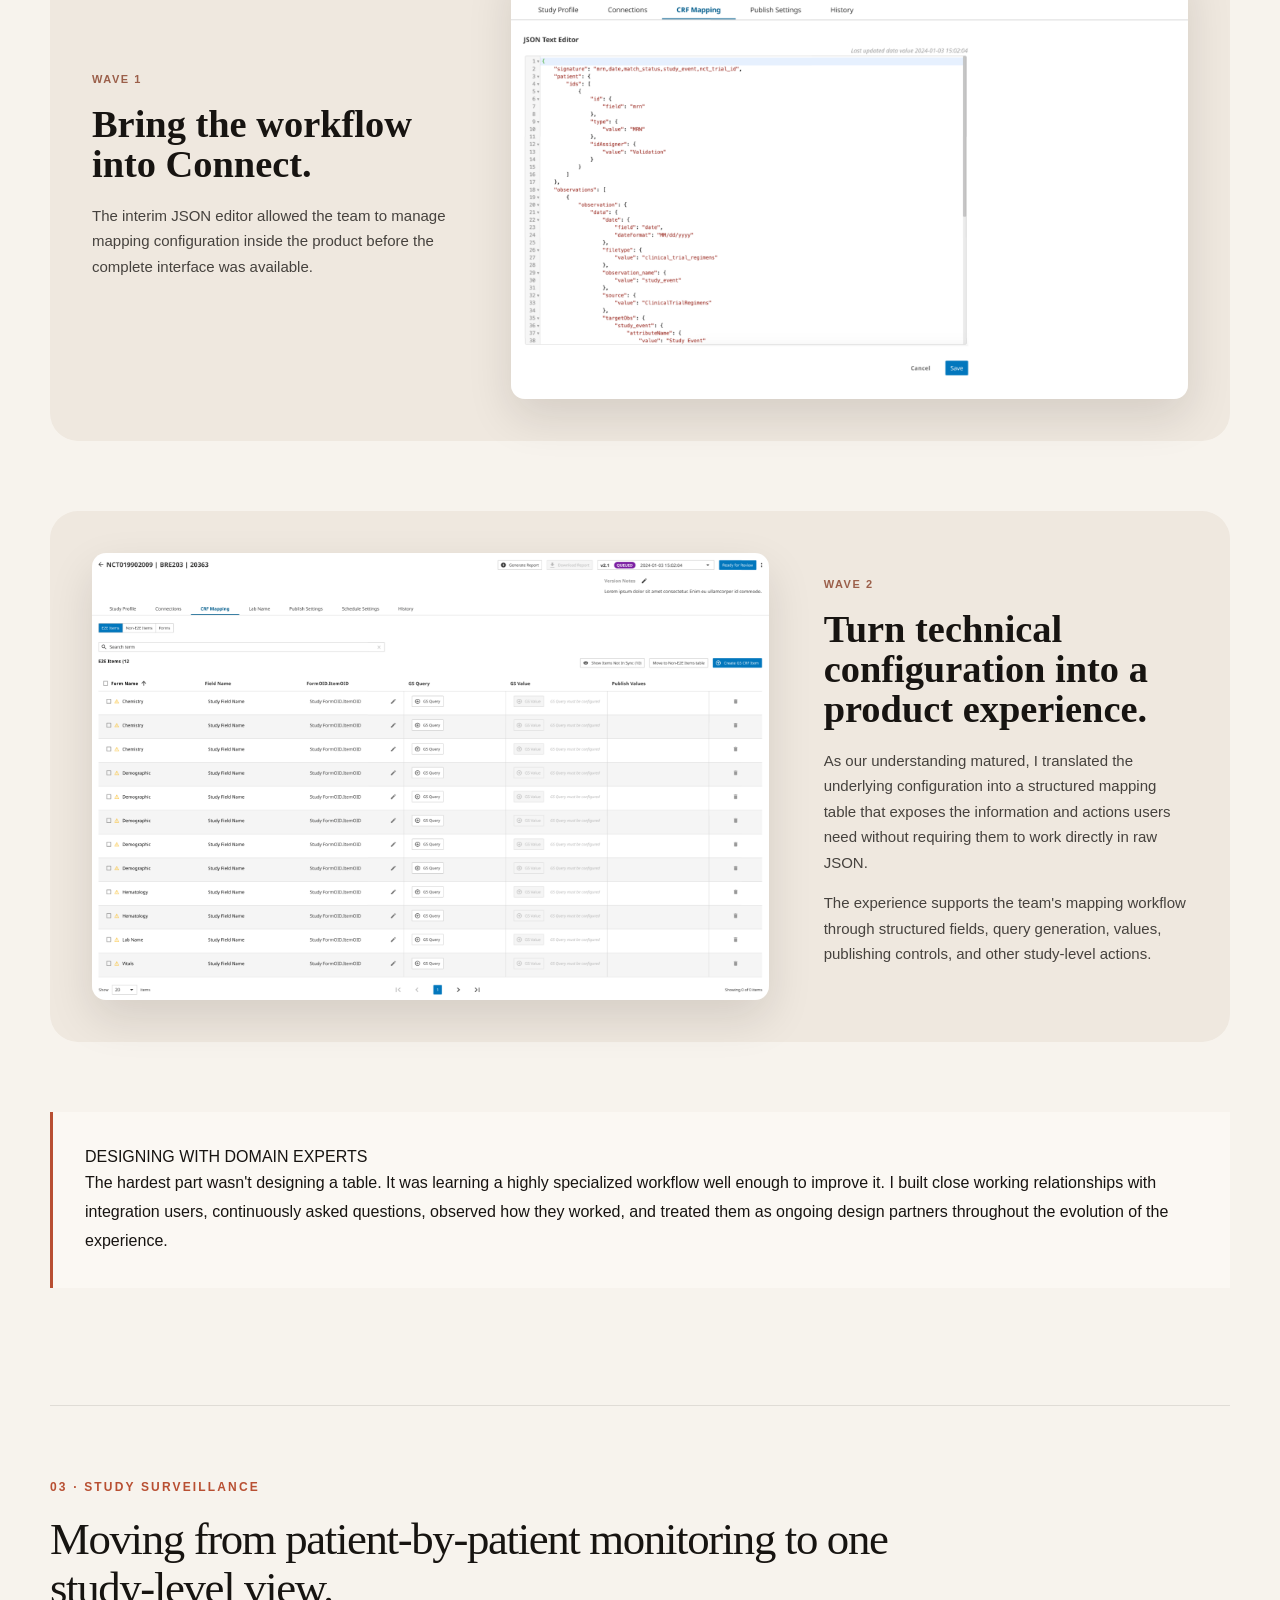
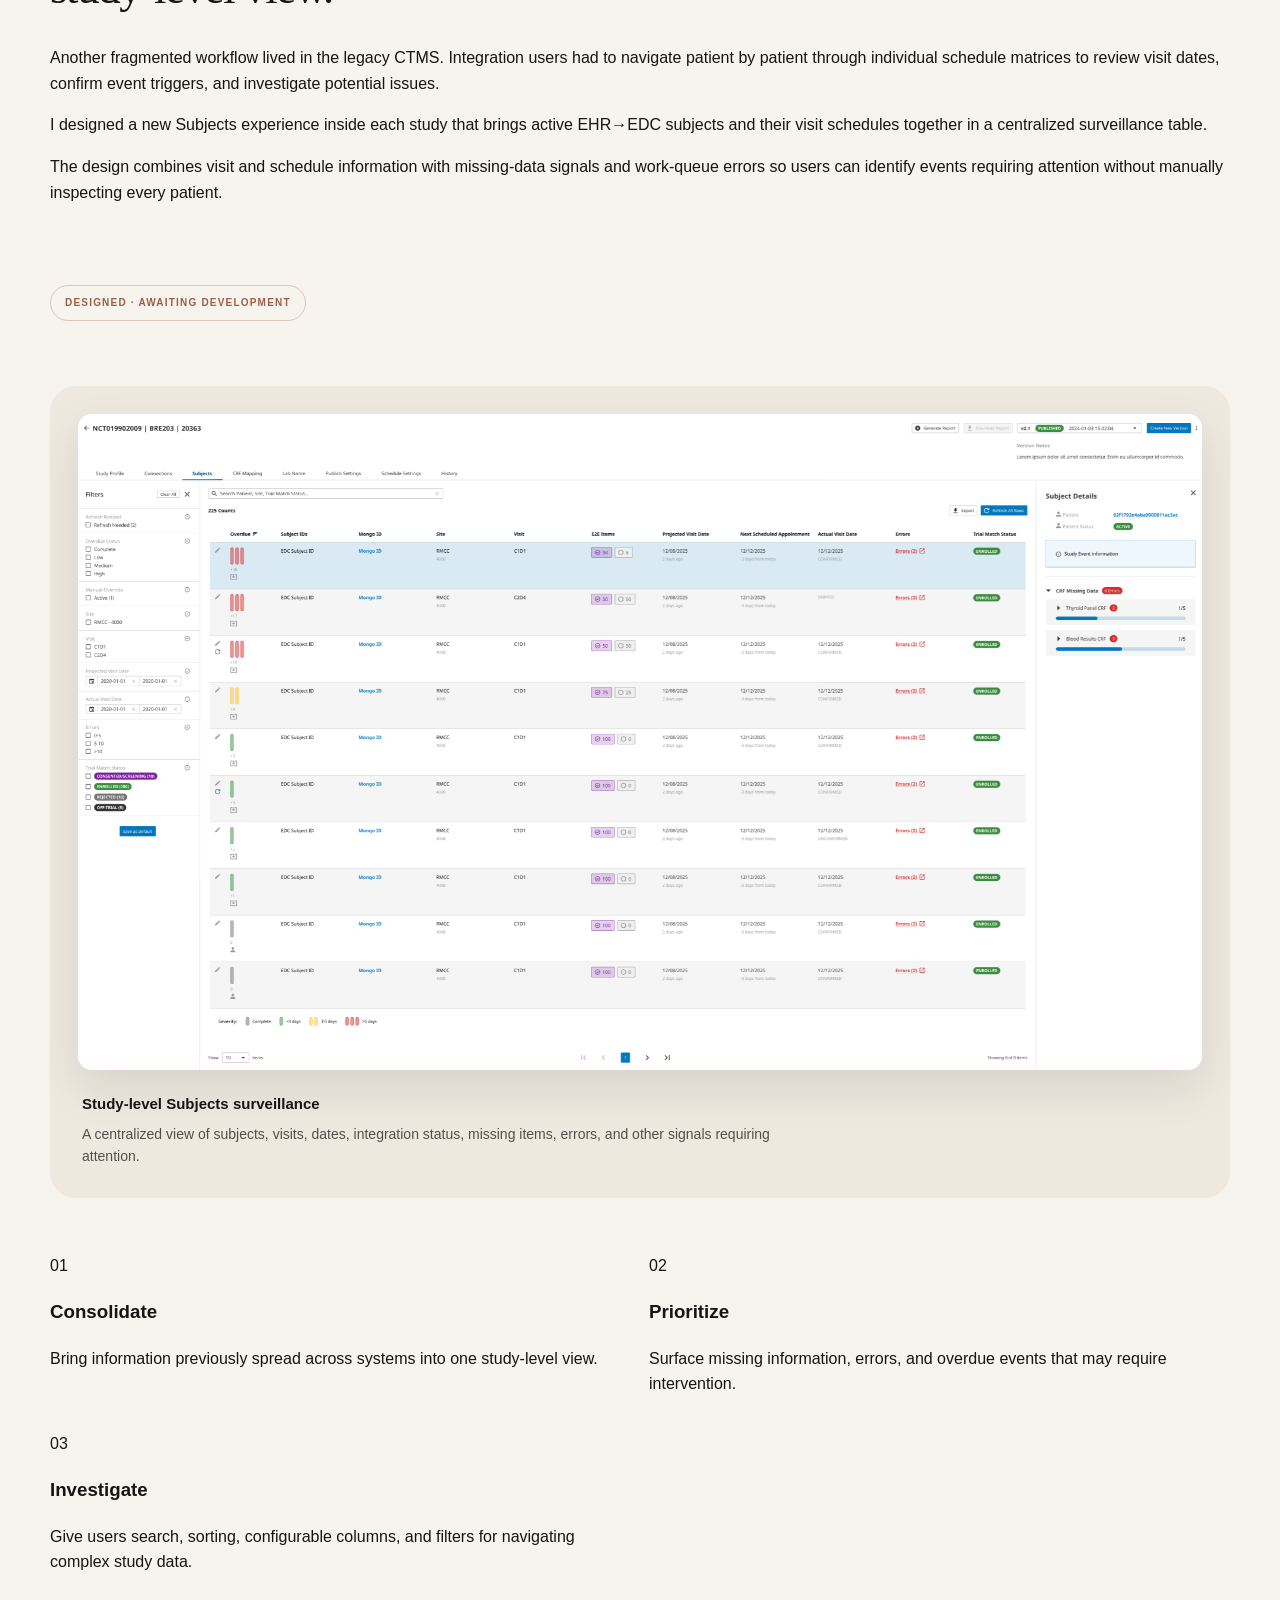
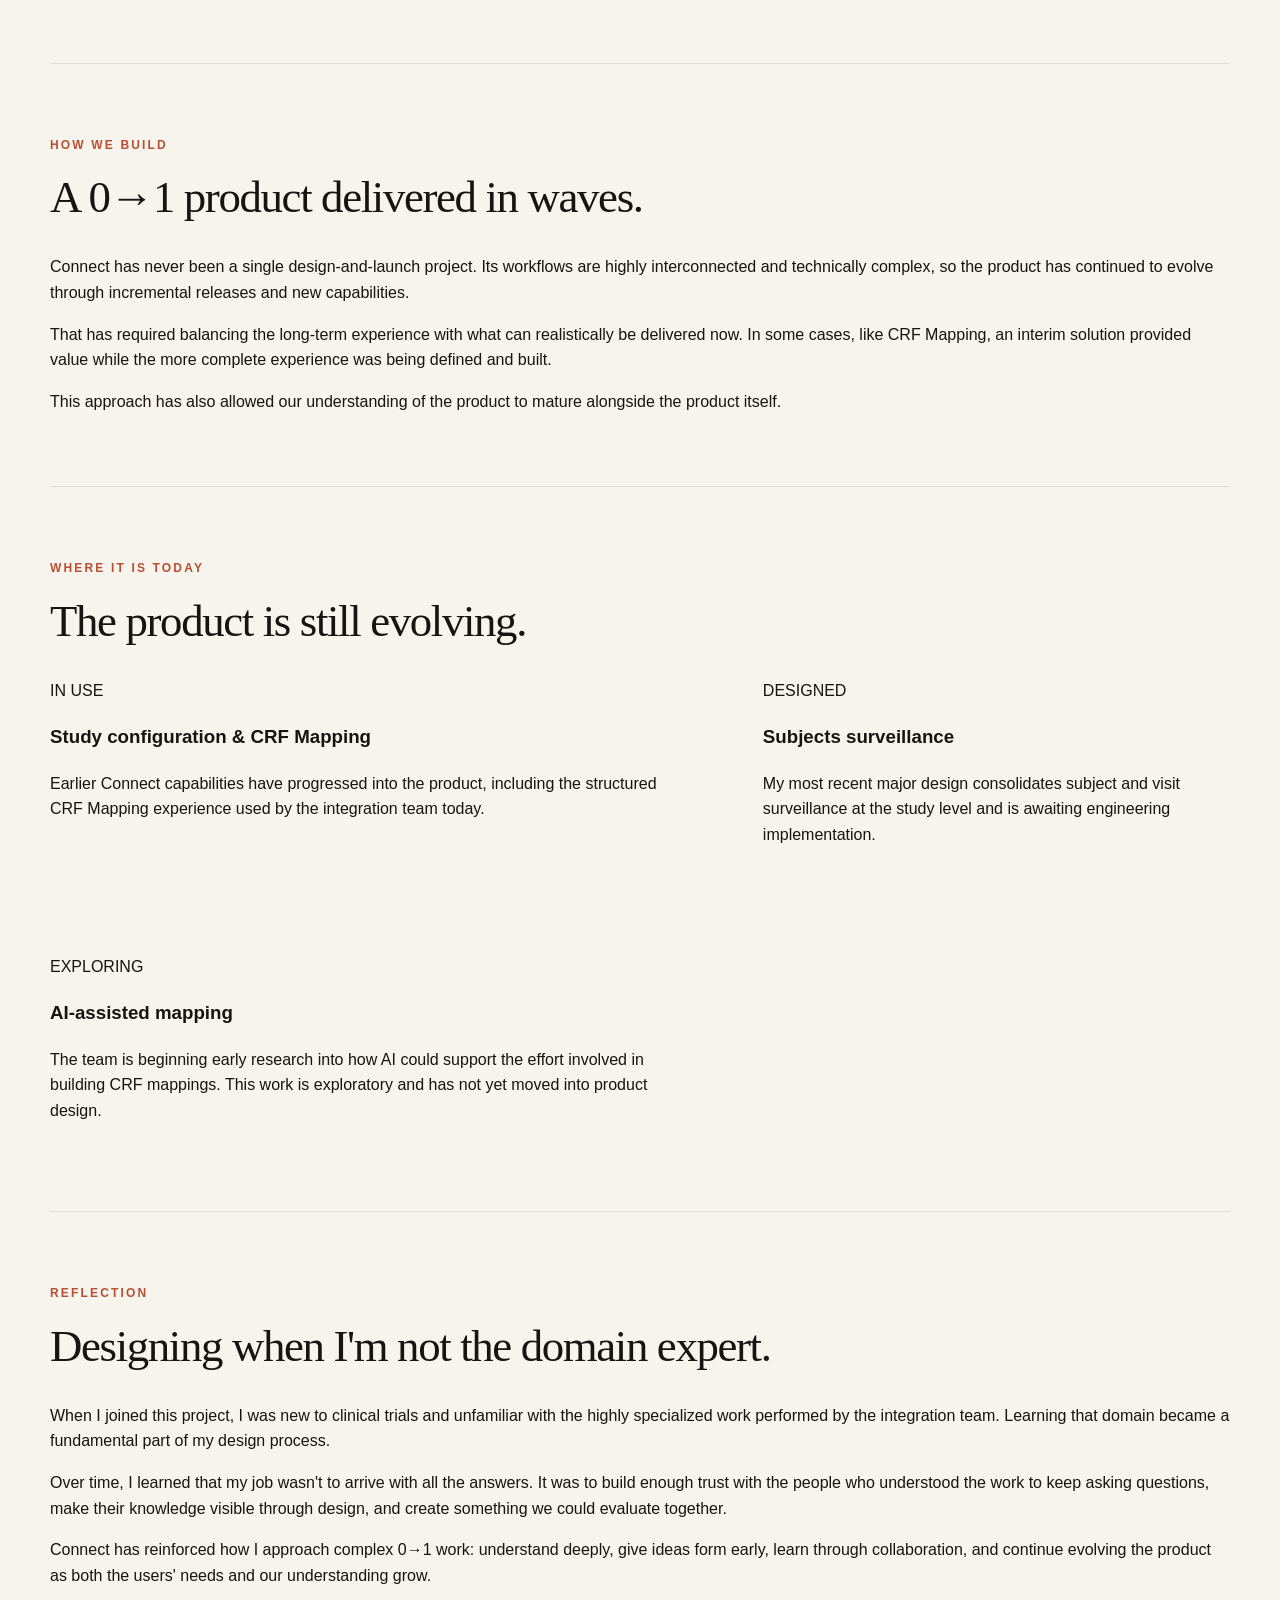
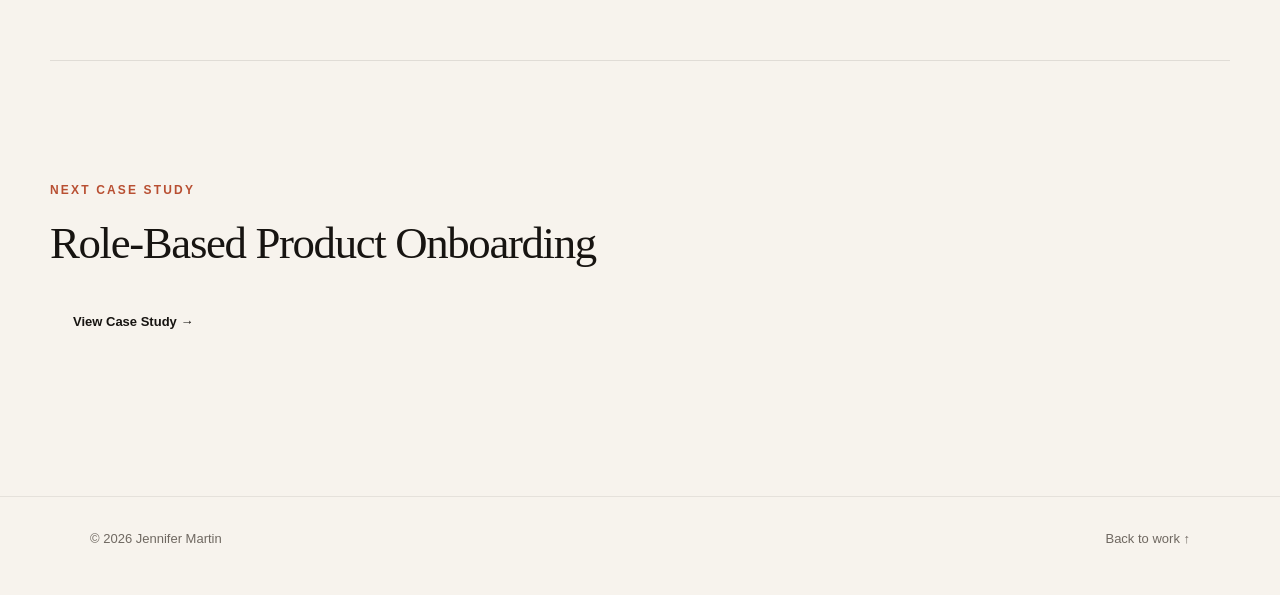
<file: case-study-ehr-edc.html>
<!DOCTYPE html>
<html lang="en">
<head>
  <meta charset="UTF-8" />

  <meta
    name="viewport"
    content="width=device-width, initial-scale=1.0"
  />

  <meta
    name="description"
    content="Jennifer Martin — EHR to EDC Integration case study."
  />

  <title>EHR → EDC Integration | Jennifer Martin</title>

  <link rel="preconnect" href="https://urldefense.com/v3/__https://fonts.googleapis.com__;!!KMayzP4JbQ!ehLawM4GLaYEyAvUaOTBGmqBSbQvLfb864EvUHhpraHrGnpc0wIM6Qg78rnYUYbJqZaZJ3GTeDmSkktsO1I$ ">
  <link rel="preconnect" href="https://urldefense.com/v3/__https://fonts.gstatic.com__;!!KMayzP4JbQ!ehLawM4GLaYEyAvUaOTBGmqBSbQvLfb864EvUHhpraHrGnpc0wIM6Qg78rnYUYbJqZaZJ3GTeDmSMV3M56E$ " crossorigin>

  <link
    href="https://urldefense.com/v3/__https://fonts.googleapis.com/css2?family=DM*Sans:wght@400;500;600&family=Playfair*Display:ital,wght@0,600;0,700;1,600&display=swap__;Kys!!KMayzP4JbQ!ehLawM4GLaYEyAvUaOTBGmqBSbQvLfb864EvUHhpraHrGnpc0wIM6Qg78rnYUYbJqZaZJ3GTeDmS14ZaAvU$ "
    rel="stylesheet"
  >

  <link rel="stylesheet" href="styles.css" />
</head>

<body>

  <!-- =========================================
       NAVIGATION
       ========================================= -->

  <header class="site-header">

    <a class="brand" href="index.html">JM</a>

    <nav class="site-nav">
      <a href="index.html">Home</a>
      <a href="index.html#work">Work</a>
      <a href="index.html#about">About</a>
      <a href="index.html#resume">Resume</a>
      <a href="index.html#contact">Contact</a>
    </nav>

  </header>


  <main>

<!-- =========================================
     HERO
     ========================================= -->

<section class="case-hero onboarding-hero">

  <a
    class="case-back-link"
    href="index.html#work"
  >
    ← Back to selected work
  </a>

  <div class="case-hero-grid">

    <div class="case-hero-copy">

      <p class="eyebrow">
        0→1 PRODUCT DESIGN · HEALTHCARE
      </p>

      <h1>
        Designing a platform for end-to-end clinical data integration.
      </h1>

      <p class="case-hero-lead">
        I designed Connect, Genospace's platform for centralizing
        the configuration, mapping, monitoring, and transfer of clinical
        study data from EHR sources into external EDC systems.
      </p>

    </div>

    <aside class="case-summary-card">

      <div class="case-summary-item">
        <span>My Role</span>
        <p>
          Product / UX Designer
        </p>
      </div>

      <div class="case-summary-item">
        <span>Focus</span>
        <p>
          0→1 product design · User research · Complex workflows ·
          Interaction design · Prototyping
        </p>
      </div>

      <div class="case-summary-item">
        <span>Users</span>
        <p>
          Clinical data integration teams · Administrators
        </p>
      </div>

      <div class="case-summary-item">
        <span>Timeline</span>
        <p>
          2023–Present
        </p>
      </div>

      <div class="case-summary-item">
        <span>Status</span>
        <p>
          Ongoing · Delivered in waves
        </p>
      </div>

    </aside>

  </div>

</section>

    <!-- =========================================
         OVERVIEW
         ========================================= -->

    <section class="case-section">

      <div class="case-section-content">

        <div class="case-section-heading">
          <p class="eyebrow">THE PRODUCT</p>
          <h2>
            One platform for a highly complex integration workflow.
          </h2>
        </div>

        <div class="case-copy">

          <p>
            Connect is Genospace's internal platform for managing the
            end-to-end integration of clinical study data from
            Genospace and EHR sources into external EDC systems used
            by sponsors and research partners.
          </p>

          <p>
            Behind that transfer is a complex operational workflow
            involving study configuration, subjects and visits,
            clinical data mapping, external system connections,
            transmission monitoring, and error resolution.
          </p>

          <p>
            My work has focused on translating those highly technical
            workflows into a product experience the integration team
            can manage from one place.
          </p>

        </div>

      </div>

    </section>


    <!-- =========================================
         THE PROBLEM
         ========================================= -->

    <section class="case-section case-section-alt">

      <div class="case-section-heading case-heading-wide">
        <p class="eyebrow">THE PROBLEM</p>

        <h2>
          Clinical data moved through manual work and fragmented systems.
        </h2>
      </div>

      <div class="case-problem-grid">

        <article class="case-summary-card">

          <span class="case-card-number">01</span>

          <h3>At the clinical site</h3>

          <p>
            Clinical research coordinators and data-entry teams
            manually reviewed patient charts in the EHR and re-entered
            relevant labs, vitals, and visit observations into a
            sponsor's EDC system.
          </p>

          <p>
            The process could take multiple days and introduced
            opportunities for transcription errors and additional
            query-resolution work.
          </p>

        </article>


        <article class="case-summary-card">

          <span class="case-card-number">02</span>

          <h3>Inside the integration team</h3>

          <p>
            The automated integration workflow itself was spread
            across legacy CTMS screens, spreadsheets, configuration
            files, backend logs, work queues, and status fields.
          </p>

          <p>
            Users had to move between systems to configure studies,
            monitor transfers, and determine what went wrong when
            data was missing or a transfer failed.
          </p>

        </article>

      </div>

      <div class="poc-callout">

        <span>THE DESIGN CHALLENGE</span>

        <p>
          How might we turn a fragmented and highly technical
          integration process into a centralized product experience
          that supports the way the team actually works?
        </p>

      </div>

    </section>


    <!-- =========================================
         MY ROLE
         ========================================= -->

    <section class="case-section">

      <div class="case-section-content">

        <div class="case-section-heading">

          <p class="eyebrow">MY ROLE</p>

          <h2>
            The product vision existed. The experience didn't.
          </h2>

        </div>

        <div class="case-copy">

          <p>
            I joined the initiative at its earliest stage. The Product
            Manager and data integration team understood the
            capabilities they needed, but the workflows and interface
            for Connect had not yet been defined.
          </p>

          <p>
            Clinical trials and data integration were completely new
            domains for me, so my first job was learning how the team
            actually worked. I participated in ongoing workflow
            discussions, shadowed integration users, and worked closely
            with the Product Manager to understand both the clinical
            context and the technical processes behind the product.
          </p>

          <p>
            I translated those conversations into early wireframes and
            concepts. Those designs gave the team something concrete to
            react to — helping us uncover requirements, question
            assumptions, remove unnecessary elements, and progressively
            define what Connect needed to become.
          </p>

        </div>

      </div>


      <div class="case-process-strip">

        <div>
          <span>01</span>
          <strong>Learn</strong>
          <p>Understand the domain and existing workflow.</p>
        </div>

        <div>
          <span>02</span>
          <strong>Translate</strong>
          <p>Turn user needs into early product concepts.</p>
        </div>

        <div>
          <span>03</span>
          <strong>Review</strong>
          <p>Use designs to uncover requirements with users and PM.</p>
        </div>

        <div>
          <span>04</span>
          <strong>Refine</strong>
          <p>Iterate as the product and our understanding evolved.</p>
        </div>

      </div>

    </section>


    <!-- =========================================
         PHASE 1
         ========================================= -->

    <section class="case-section case-section-alt">

      <div class="case-section-heading case-heading-wide">

        <p class="eyebrow">01 · BUILDING THE FOUNDATION</p>

        <h2>
          Starting with study configuration.
        </h2>

      </div>


      <div class="case-copy case-copy-wide">

        <p>
          My earliest Connect designs focused on Study Management.
          Before data could be mapped or transferred, administrators
          needed a centralized way to configure the ecosystem
          surrounding a clinical study.
        </p>

        <p>
          I designed an administrative experience for managing the
          connections, sponsors, sites, and other configuration
          required to begin an integration. These early screens also
          became working artifacts for defining how the new product
          should behave.
        </p>

      </div>


      <figure class="ehr-feature">

        <img
          src="assets/Study Management.png"
          alt="Early Study Management design for Connect"
        />

        <figcaption>

          <strong>Early Study Management experience</strong>

          <span>
            An administrative foundation for configuring the
            connections, sponsors, and sites associated with a study.
          </span>

        </figcaption>

      </figure>

    </section>


    <!-- =========================================
         PHASE 2
         ========================================= -->

    <section class="case-section">

      <div class="case-section-heading case-heading-wide">

        <p class="eyebrow">02 · CRF MAPPING</p>

        <h2>
          Deliver the capability first. Evolve the experience next.
        </h2>

      </div>


      <div class="case-copy case-copy-wide">

        <p>
          CRF mapping became one of the longest and most complex
          workflows in Connect. The integration team needed to map
          Genospace source data to the corresponding fields required
          by an external EDC.
        </p>

        <p>
          Building the complete mapping interface would take time.
          Rather than making users wait for the final experience, I
          introduced an interim JSON editor directly within the study's
          CRF Mapping area.
        </p>

        <p>
          This brought the capability into Connect earlier while I
          continued working closely with users and the Product Manager
          to understand the workflow and define a more scalable
          interface.
        </p>

      </div>


      <div class="ehr-wave">

        <div class="ehr-wave-copy">

          <span class="ehr-wave-label">WAVE 1</span>

          <h3>Bring the workflow into Connect.</h3>

          <p>
            The interim JSON editor allowed the team to manage mapping
            configuration inside the product before the complete
            interface was available.
          </p>

        </div>

        <figure class="ehr-wave-image">

          <img
            src="assets/CRF Mapping-JSON.png"
            alt="Interim JSON editor for CRF Mapping"
          />

        </figure>

      </div>


      <div class="ehr-wave ehr-wave-reverse">

        <div class="ehr-wave-copy">

          <span class="ehr-wave-label">WAVE 2</span>

          <h3>
            Turn technical configuration into a product experience.
          </h3>

          <p>
            As our understanding matured, I translated the underlying
            configuration into a structured mapping table that exposes
            the information and actions users need without requiring
            them to work directly in raw JSON.
          </p>

          <p>
            The experience supports the team's mapping workflow through
            structured fields, query generation, values, publishing
            controls, and other study-level actions.
          </p>

        </div>

        <figure class="ehr-wave-image">

          <img
            src="assets/CRF Mapping-table.png"
            alt="Current structured CRF Mapping table"
          />

        </figure>

      </div>


      <div class="poc-callout">

        <span>DESIGNING WITH DOMAIN EXPERTS</span>

        <p>
          The hardest part wasn't designing a table. It was learning a
          highly specialized workflow well enough to improve it. I
          built close working relationships with integration users,
          continuously asked questions, observed how they worked, and
          treated them as ongoing design partners throughout the
          evolution of the experience.
        </p>

      </div>

    </section>


    <!-- =========================================
         PHASE 3
         ========================================= -->

    <section class="case-section case-section-alt">

      <div class="case-section-heading case-heading-wide">

        <p class="eyebrow">03 · STUDY SURVEILLANCE</p>

        <h2>
          Moving from patient-by-patient monitoring to one study-level view.
        </h2>

      </div>


      <div class="case-copy case-copy-wide">

        <p>
          Another fragmented workflow lived in the legacy CTMS.
          Integration users had to navigate patient by patient through
          individual schedule matrices to review visit dates, confirm
          event triggers, and investigate potential issues.
        </p>

        <p>
          I designed a new Subjects experience inside each study that
          brings active EHR→EDC subjects and their visit schedules
          together in a centralized surveillance table.
        </p>

        <p>
          The design combines visit and schedule information with
          missing-data signals and work-queue errors so users can
          identify events requiring attention without manually
          inspecting every patient.
        </p>

      </div>


      <div class="case-status-pill">
        DESIGNED · AWAITING DEVELOPMENT
      </div>


      <figure class="ehr-feature">

        <img
          src="assets/Subjects.png"
          alt="Subjects study-level surveillance design"
        />

        <figcaption>

          <strong>Study-level Subjects surveillance</strong>

          <span>
            A centralized view of subjects, visits, dates, integration
            status, missing items, errors, and other signals requiring
            attention.
          </span>

        </figcaption>

      </figure>


      <div class="case-principles-grid">

        <article>
          <span>01</span>
          <h3>Consolidate</h3>
          <p>
            Bring information previously spread across systems into
            one study-level view.
          </p>
        </article>

        <article>
          <span>02</span>
          <h3>Prioritize</h3>
          <p>
            Surface missing information, errors, and overdue events
            that may require intervention.
          </p>
        </article>

        <article>
          <span>03</span>
          <h3>Investigate</h3>
          <p>
            Give users search, sorting, configurable columns, and
            filters for navigating complex study data.
          </p>
        </article>

      </div>

    </section>


    <!-- =========================================
         DELIVERY MODEL
         ========================================= -->

    <section class="case-section">

      <div class="case-section-content">

        <div class="case-section-heading">

          <p class="eyebrow">HOW WE BUILD</p>

          <h2>
            A 0→1 product delivered in waves.
          </h2>

        </div>

        <div class="case-copy">

          <p>
            Connect has never been a single design-and-launch project.
            Its workflows are highly interconnected and technically
            complex, so the product has continued to evolve through
            incremental releases and new capabilities.
          </p>

          <p>
            That has required balancing the long-term experience with
            what can realistically be delivered now. In some cases,
            like CRF Mapping, an interim solution provided value while
            the more complete experience was being defined and built.
          </p>

          <p>
            This approach has also allowed our understanding of the
            product to mature alongside the product itself.
          </p>

        </div>

      </div>

    </section>


    <!-- =========================================
         CURRENT STATE
         ========================================= -->

    <section class="case-section case-section-alt">

      <div class="case-section-heading case-heading-wide">

        <p class="eyebrow">WHERE IT IS TODAY</p>

        <h2>
          The product is still evolving.
        </h2>

      </div>


      <div class="case-outcome-grid">

        <article>

          <span>IN USE</span>

          <h3>Study configuration & CRF Mapping</h3>

          <p>
            Earlier Connect capabilities have progressed into the
            product, including the structured CRF Mapping experience
            used by the integration team today.
          </p>

        </article>


        <article>

          <span>DESIGNED</span>

          <h3>Subjects surveillance</h3>

          <p>
            My most recent major design consolidates subject and visit
            surveillance at the study level and is awaiting engineering
            implementation.
          </p>

        </article>


        <article>

          <span>EXPLORING</span>

          <h3>AI-assisted mapping</h3>

          <p>
            The team is beginning early research into how AI could
            support the effort involved in building CRF mappings.
            This work is exploratory and has not yet moved into
            product design.
          </p>

        </article>

      </div>

    </section>


    <!-- =========================================
         REFLECTION
         ========================================= -->

    <section class="case-section">

      <div class="case-section-content">

        <div class="case-section-heading">

          <p class="eyebrow">REFLECTION</p>

          <h2>
            Designing when I'm not the domain expert.
          </h2>

        </div>

        <div class="case-copy">

          <p>
            When I joined this project, I was new to clinical trials
            and unfamiliar with the highly specialized work performed
            by the integration team. Learning that domain became a
            fundamental part of my design process.
          </p>

          <p>
            Over time, I learned that my job wasn't to arrive with all
            the answers. It was to build enough trust with the people
            who understood the work to keep asking questions, make
            their knowledge visible through design, and create
            something we could evaluate together.
          </p>

          <p>
            Connect has reinforced how I approach complex 0→1 work:
            understand deeply, give ideas form early, learn through
            collaboration, and continue evolving the product as both
            the users' needs and our understanding grow.
          </p>

        </div>

      </div>

    </section>


    <!-- =========================================
         NEXT PROJECT
         ========================================= -->

    <section class="case-next-project">

      <p class="eyebrow">NEXT CASE STUDY</p>

      <h2>Role-Based Product Onboarding</h2>

      <a class="button" href="case-study-onboarding.html">
        View Case Study →
      </a>

    </section>

  </main>


  <footer>

    <p>
      © <span id="year"></span> Jennifer Martin
    </p>

    <a href="index.html#work">Back to work ↑</a>

  </footer>


  <script src="script.js"></script>

</body>
</html>
</file>
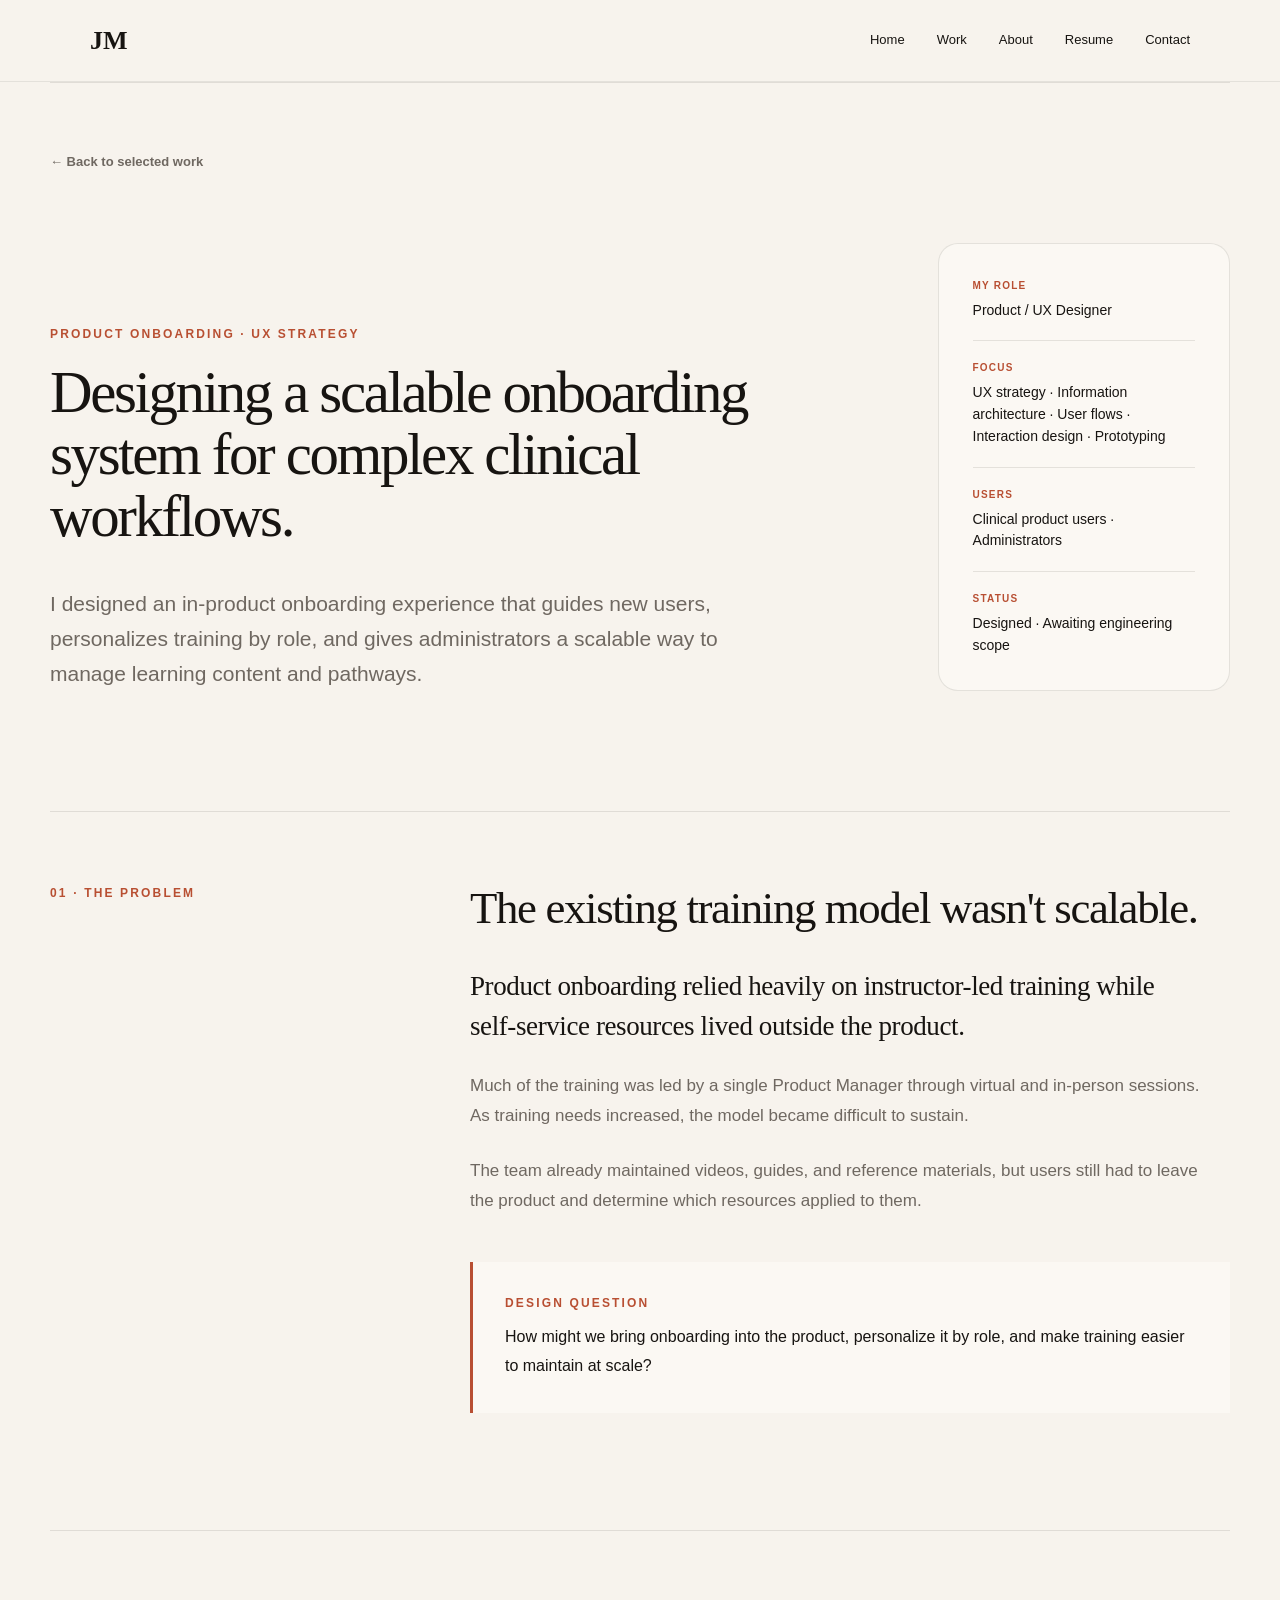
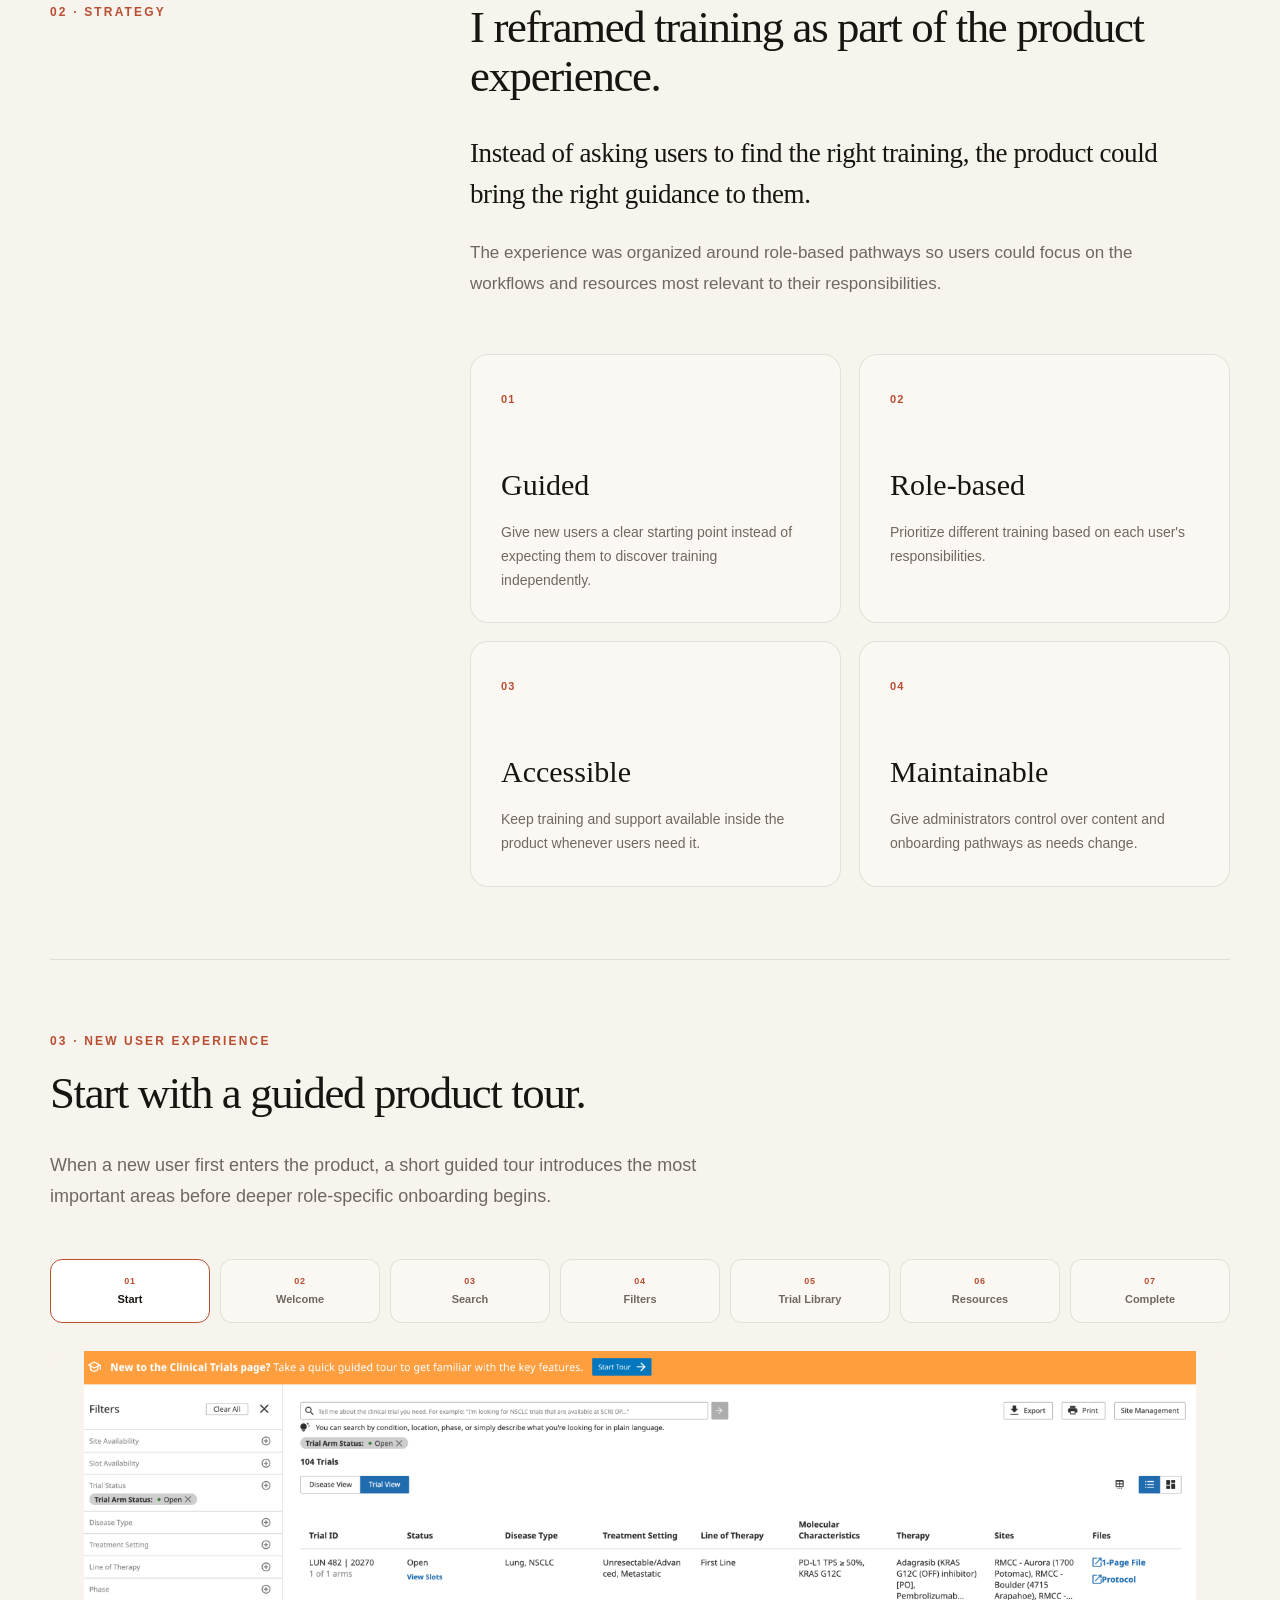
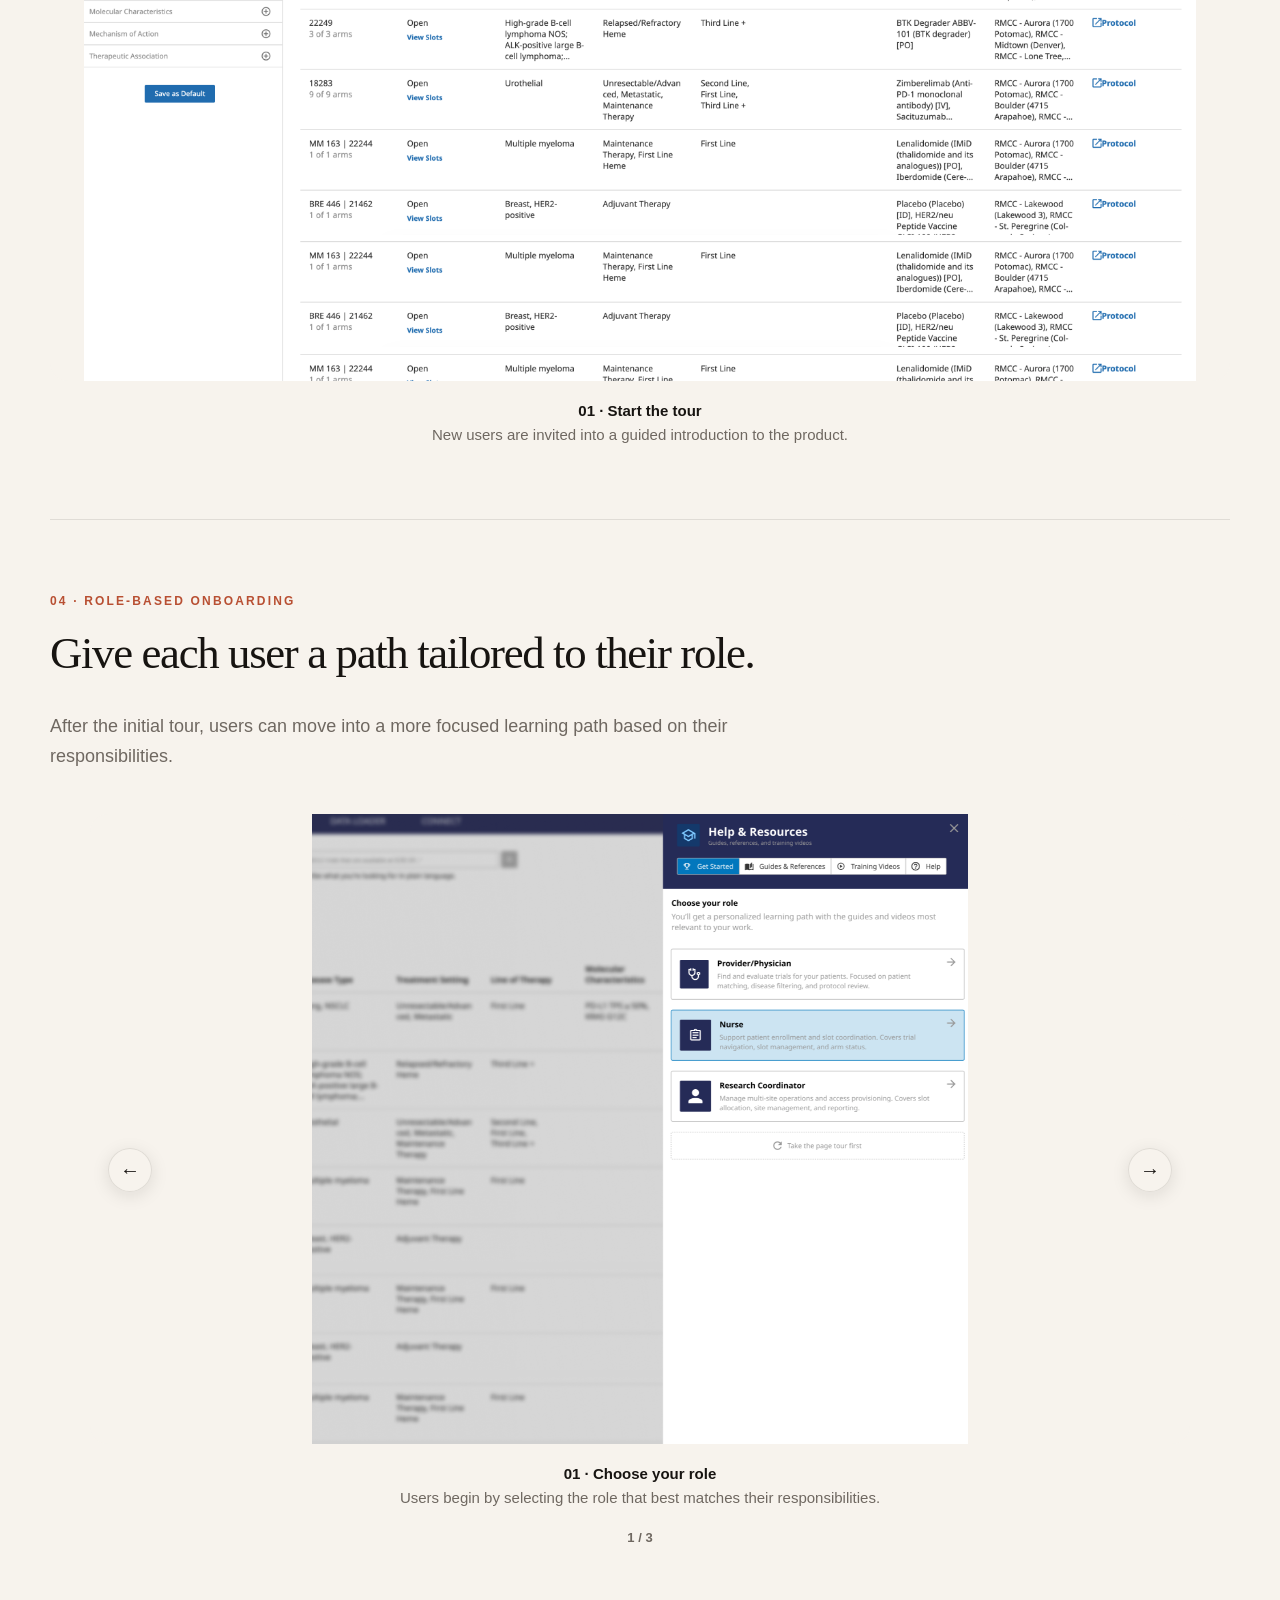
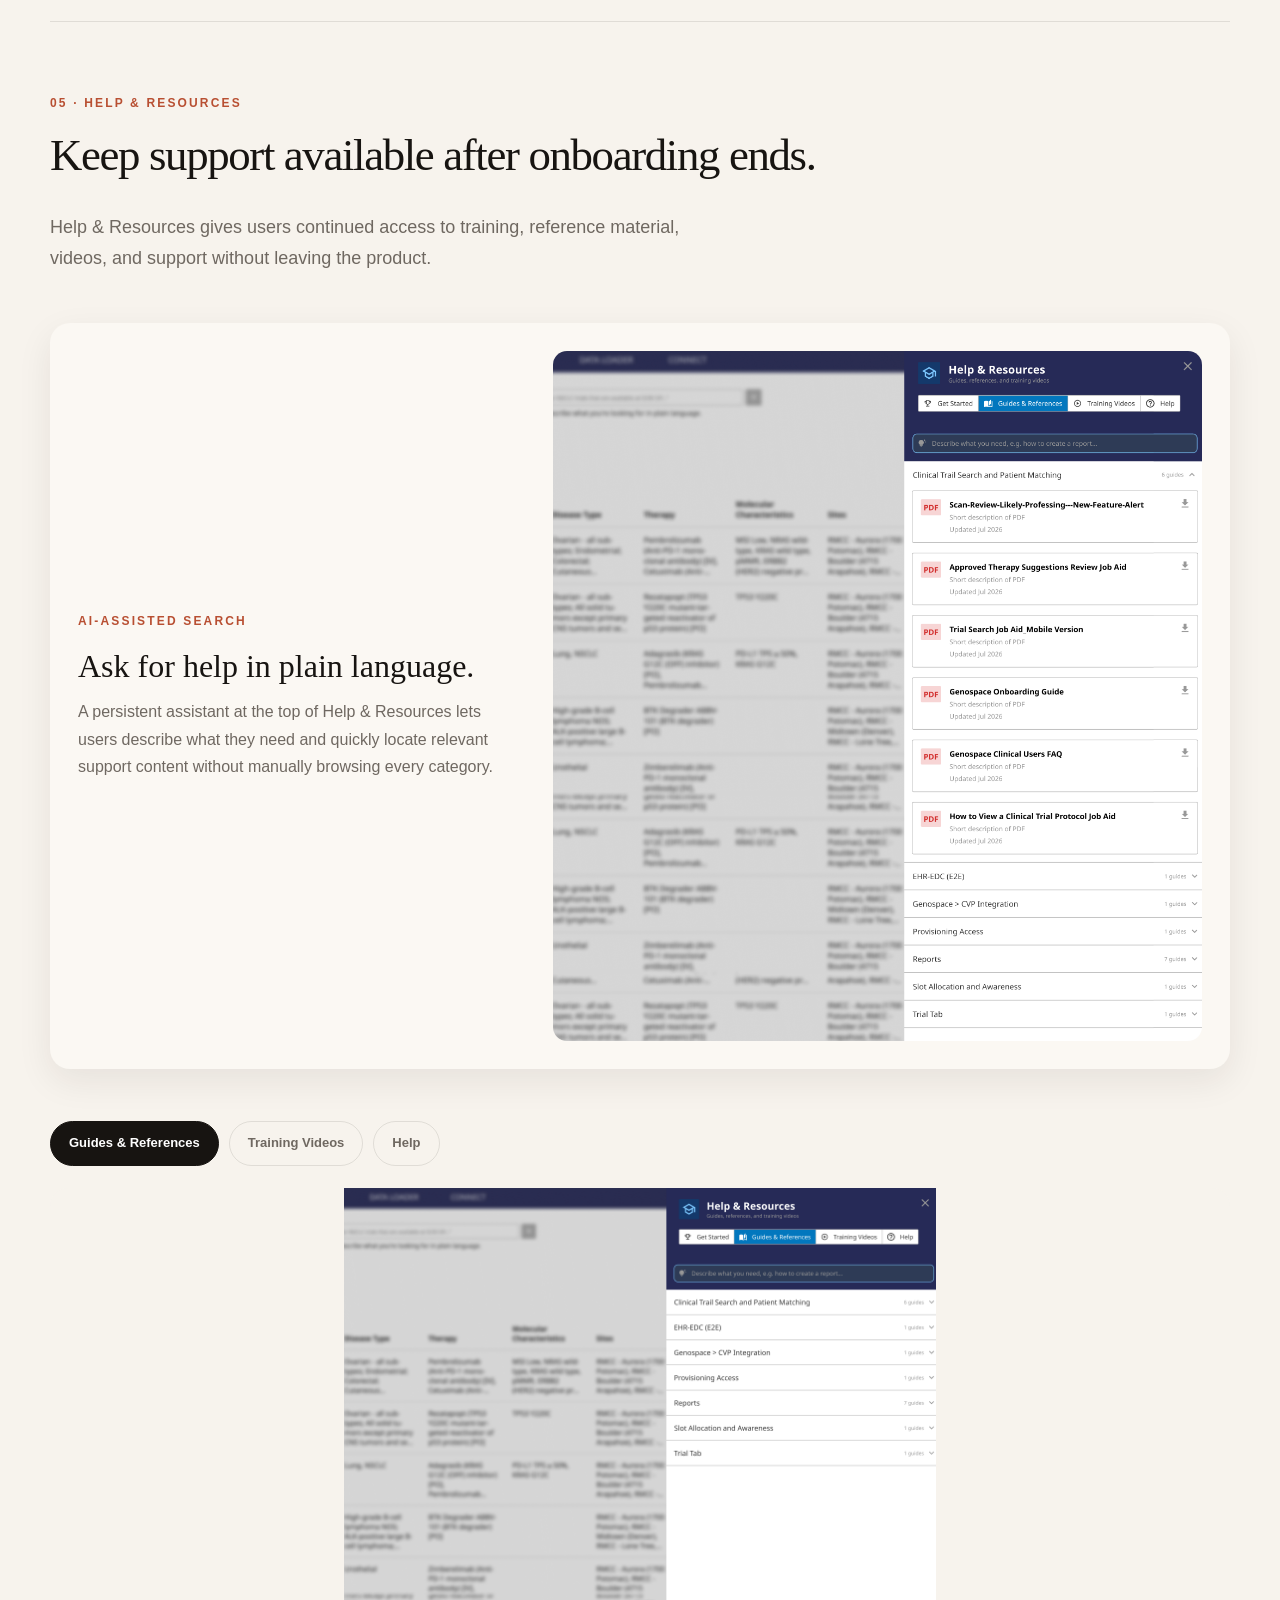
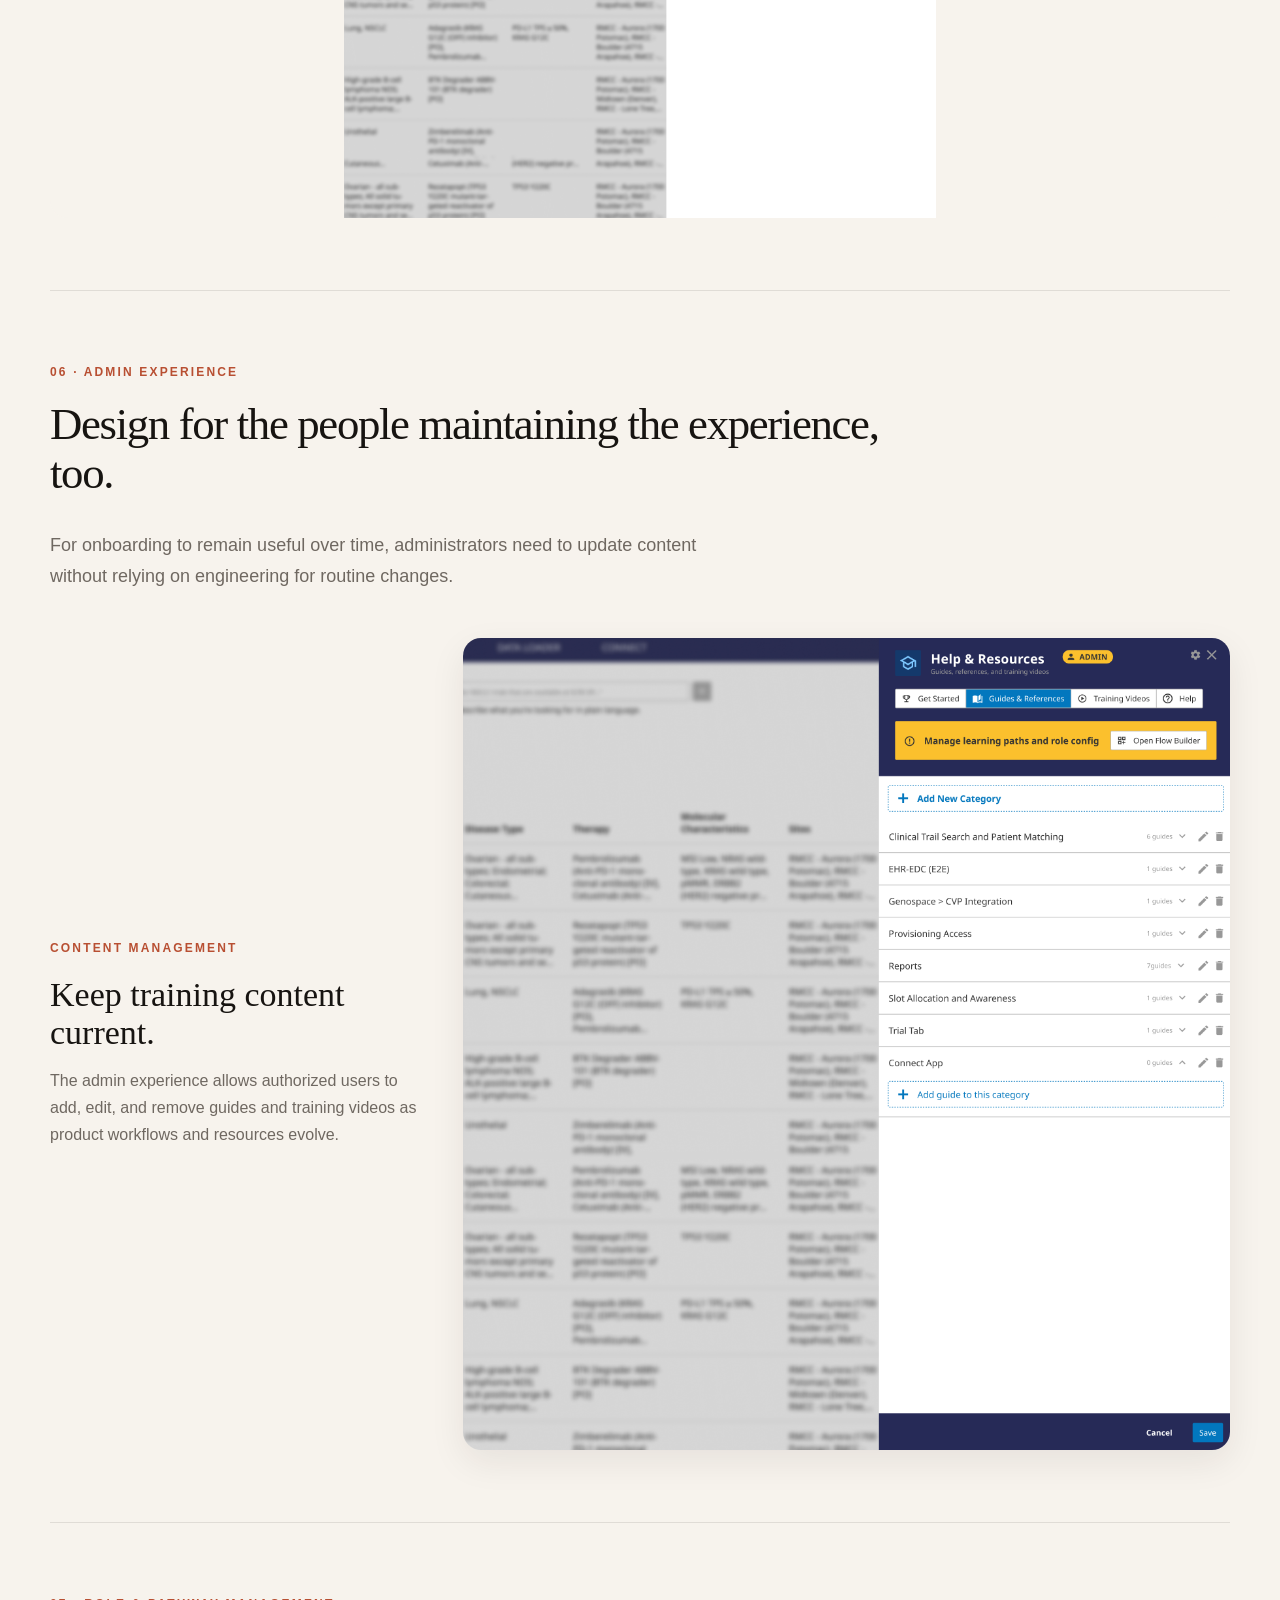
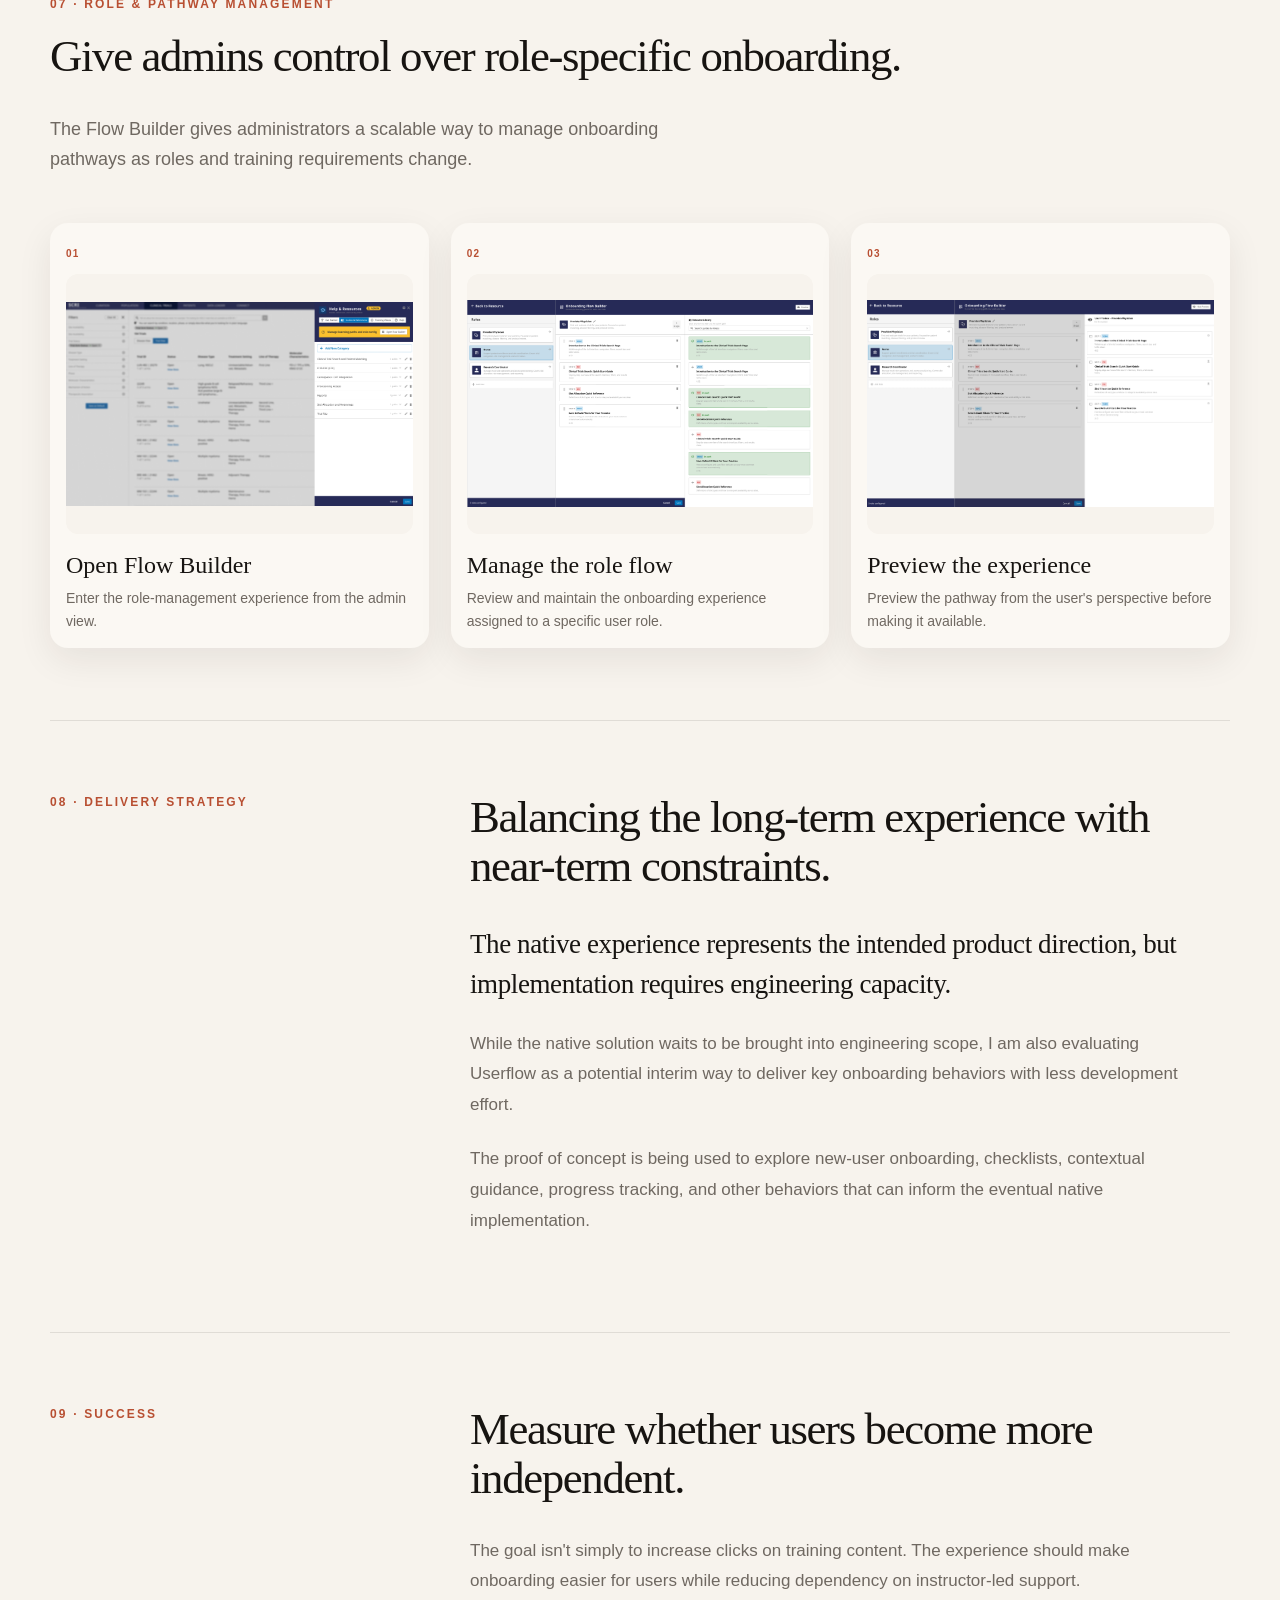
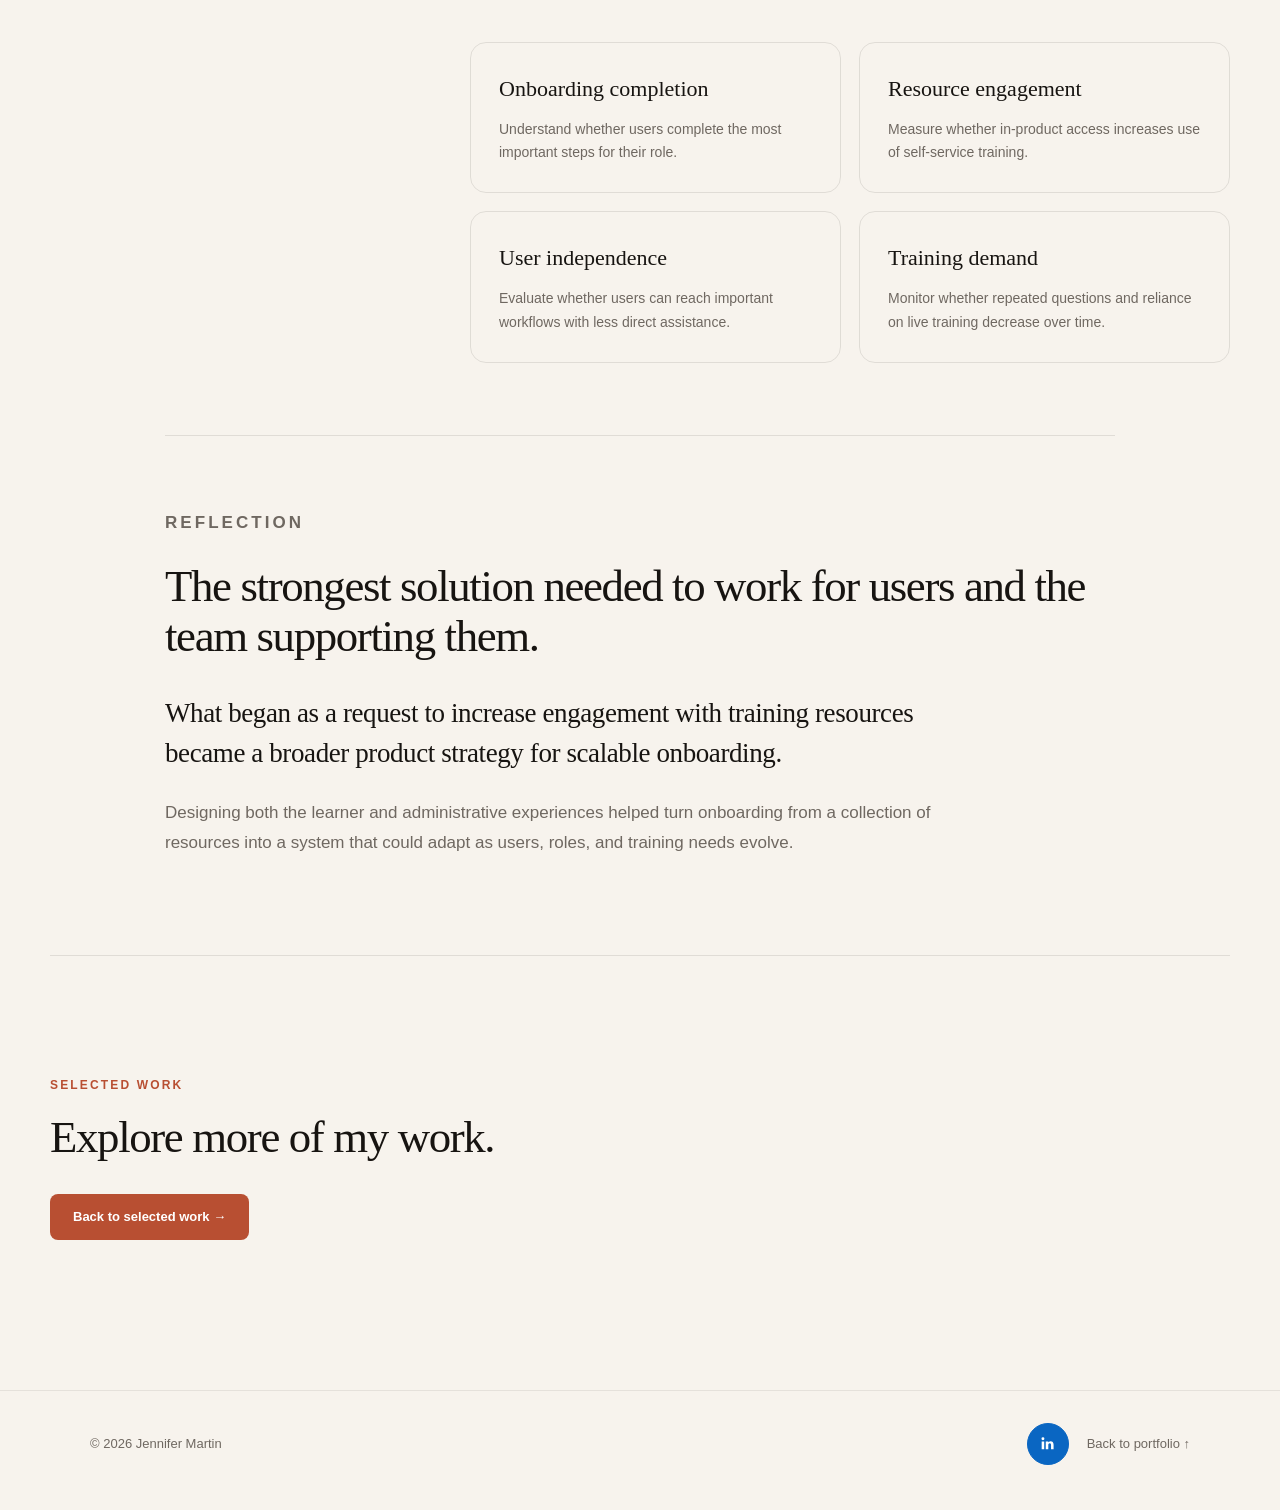
<file: case-study-onboarding.html>
<!DOCTYPE html>
<html lang="en">

<head>

  <meta charset="UTF-8" />

  <meta
    name="viewport"
    content="width=device-width, initial-scale=1.0"
  />

  <meta
    name="description"
    content="Role-Based Product Onboarding — Product Design case study by Jennifer Martin."
  />

  <title>
    Role-Based Product Onboarding | Jennifer Martin
  </title>


  <link
    rel="preconnect"
    href="https://urldefense.com/v3/__https://fonts.googleapis.com__;!!KMayzP4JbQ!ZrROFjp-LUAPOxp5LNH6rxCE8C85ieOAr7SfNavP_3FFlY8JhLveovkrOSFCrcljiPBuESUQ3koaQLYqBus$ "
  >

  <link
    rel="preconnect"
    href="https://urldefense.com/v3/__https://fonts.gstatic.com__;!!KMayzP4JbQ!ZrROFjp-LUAPOxp5LNH6rxCE8C85ieOAr7SfNavP_3FFlY8JhLveovkrOSFCrcljiPBuESUQ3koa4EP36fY$ "
    crossorigin
  >

  <link
    href="https://urldefense.com/v3/__https://fonts.googleapis.com/css2?family=DM*Sans:wght@400;500;600;700&family=Playfair*Display:wght@500;600&display=swap__;Kys!!KMayzP4JbQ!ZrROFjp-LUAPOxp5LNH6rxCE8C85ieOAr7SfNavP_3FFlY8JhLveovkrOSFCrcljiPBuESUQ3koaKItMYM8$ "
    rel="stylesheet"
  >

  <link
    rel="stylesheet"
    href="styles.css"
  />

</head>


<body class="case-study-page">


  <!-- =========================================
       NAVIGATION
       ========================================= -->

  <header class="site-header">

    <a
      class="brand"
      href="index.html"
    >
      JM
    </a>


    <button
      class="menu-toggle"
      aria-label="Open menu"
      aria-expanded="false"
    >

      <span></span>
      <span></span>

    </button>


    <nav class="site-nav">

      <a href="index.html">Home</a>

      <a href="index.html#work">Work</a>

      <a href="index.html#about">About</a>

      <a href="index.html#resume">Resume</a>

      <a href="index.html#contact">Contact</a>

    </nav>

  </header>



  <main>


    <!-- =========================================
         HERO
         ========================================= -->

    <section class="case-hero onboarding-hero">

      <a
        class="case-back-link"
        href="index.html#work"
      >
        ← Back to selected work
      </a>


      <div class="case-hero-grid">


        <div class="case-hero-copy">

          <p class="eyebrow">
            PRODUCT ONBOARDING · UX STRATEGY
          </p>

          <h1>
            Designing a scalable onboarding system for complex clinical workflows.
          </h1>

          <p class="case-hero-lead">
            I designed an in-product onboarding experience that guides new users,
            personalizes training by role, and gives administrators a scalable way
            to manage learning content and pathways.
          </p>

        </div>


        <aside class="case-summary-card">

          <div class="case-summary-item">

            <span>My Role</span>

            <p>
              Product / UX Designer
            </p>

          </div>


          <div class="case-summary-item">

            <span>Focus</span>

            <p>
              UX strategy · Information architecture · User flows ·
              Interaction design · Prototyping
            </p>

          </div>


          <div class="case-summary-item">

            <span>Users</span>

            <p>
              Clinical product users · Administrators
            </p>

          </div>


          <div class="case-summary-item">

            <span>Status</span>

            <p>
              Designed · Awaiting engineering scope
            </p>

          </div>

        </aside>

      </div>

    </section>



    <!-- =========================================
         01 — THE PROBLEM
         ========================================= -->

    <section class="case-section case-two-column">

      <div class="case-section-label">

        <p class="eyebrow">
          01 · THE PROBLEM
        </p>

      </div>


      <div class="case-section-content">

        <h2>
          The existing training model wasn't scalable.
        </h2>

        <p class="case-large-copy">
          Product onboarding relied heavily on instructor-led training while
          self-service resources lived outside the product.
        </p>

        <p>
          Much of the training was led by a single Product Manager through
          virtual and in-person sessions. As training needs increased, the
          model became difficult to sustain.
        </p>

        <p>
          The team already maintained videos, guides, and reference materials,
          but users still had to leave the product and determine which
          resources applied to them.
        </p>


        <div class="poc-callout">

          <p class="eyebrow">
            DESIGN QUESTION
          </p>

          <p>
            How might we bring onboarding into the product, personalize it by
            role, and make training easier to maintain at scale?
          </p>

        </div>

      </div>

    </section>



    <!-- =========================================
         02 — STRATEGY
         ========================================= -->

    <section class="case-section case-two-column">

      <div class="case-section-label">

        <p class="eyebrow">
          02 · STRATEGY
        </p>

      </div>


      <div class="case-section-content">

        <h2>
          I reframed training as part of the product experience.
        </h2>

        <p class="case-large-copy">
          Instead of asking users to find the right training, the product could
          bring the right guidance to them.
        </p>

        <p>
          The experience was organized around role-based pathways so users
          could focus on the workflows and resources most relevant to their
          responsibilities.
        </p>


        <div class="case-principles-grid">

          <article class="case-principle-card">

            <span>01</span>

            <h3>
              Guided
            </h3>

            <p>
              Give new users a clear starting point instead of expecting them
              to discover training independently.
            </p>

          </article>


          <article class="case-principle-card">

            <span>02</span>

            <h3>
              Role-based
            </h3>

            <p>
              Prioritize different training based on each user's
              responsibilities.
            </p>

          </article>


          <article class="case-principle-card">

            <span>03</span>

            <h3>
              Accessible
            </h3>

            <p>
              Keep training and support available inside the product whenever
              users need it.
            </p>

          </article>


          <article class="case-principle-card">

            <span>04</span>

            <h3>
              Maintainable
            </h3>

            <p>
              Give administrators control over content and onboarding pathways
              as needs change.
            </p>

          </article>

        </div>

      </div>

    </section>



    <!-- =========================================
         03 — NEW USER TOUR
         ========================================= -->

    <section class="case-section onboarding-tour-section">

      <div class="case-section-heading">

        <p class="eyebrow">
          03 · NEW USER EXPERIENCE
        </p>

        <h2>
          Start with a guided product tour.
        </h2>

        <p>
          When a new user first enters the product, a short guided tour
          introduces the most important areas before deeper role-specific
          onboarding begins.
        </p>

      </div>


      <div class="tour-gallery">


        <div class="tour-tabs">

          <button
            class="tour-tab active"
            data-tour="0"
          >
            <span>01</span>
            Start
          </button>


          <button
            class="tour-tab"
            data-tour="1"
          >
            <span>02</span>
            Welcome
          </button>


          <button
            class="tour-tab"
            data-tour="2"
          >
            <span>03</span>
            Search
          </button>


          <button
            class="tour-tab"
            data-tour="3"
          >
            <span>04</span>
            Filters
          </button>


          <button
            class="tour-tab"
            data-tour="4"
          >
            <span>05</span>
            Trial Library
          </button>


          <button
            class="tour-tab"
            data-tour="5"
          >
            <span>06</span>
            Resources
          </button>


          <button
            class="tour-tab"
            data-tour="6"
          >
            <span>07</span>
            Complete
          </button>

        </div>



        <div class="tour-stage">


          <div class="tour-screen active">

            <img
              src="assets/Start Tour 1.png"
              alt="Start product tour"
            />

            <p>
              <strong>01 · Start the tour</strong><br>
              New users are invited into a guided introduction to the product.
            </p>

          </div>


          <div class="tour-screen">

            <img
              src="assets/Welcome Tour 2.png"
              alt="Welcome step in product tour"
            />

            <p>
              <strong>02 · Welcome</strong><br>
              The experience establishes what the tour will cover before
              introducing key workflows.
            </p>

          </div>


          <div class="tour-screen">

            <img
              src="assets/Smart Search 3.png"
              alt="Smart Search product tour step"
            />

            <p>
              <strong>03 · Smart Search</strong><br>
              Users learn how to quickly search for relevant clinical trial
              information.
            </p>

          </div>


          <div class="tour-screen">

            <img
              src="assets/Filters 4.png"
              alt="Filters product tour step"
            />

            <p>
              <strong>04 · Filters</strong><br>
              The tour introduces filtering tools that help users narrow
              complex trial information.
            </p>

          </div>


          <div class="tour-screen">

            <img
              src="assets/Your Trial Library 5.png"
              alt="Trial Library product tour step"
            />

            <p>
              <strong>05 · Your Trial Library</strong><br>
              Users are introduced to the area where relevant trial
              information can be accessed and managed.
            </p>

          </div>


          <div class="tour-screen">

            <img
              src="assets/Help&Resource 6.png"
              alt="Help and Resources product tour step"
            />

            <p>
              <strong>06 · Help &amp; Resources</strong><br>
              Support and training remain available from within the product
              whenever users need additional guidance.
            </p>

          </div>


          <div class="tour-screen">

            <img
              src="assets/Your Complete 7.png"
              alt="Product tour completion screen"
            />

            <p>
              <strong>07 · Tour complete</strong><br>
              Users finish the introduction with a clearer understanding of
              where to begin.
            </p>

          </div>


        </div>

      </div>

    </section>



    <!-- =========================================
         04 — ROLE-BASED ONBOARDING
         ========================================= -->

    <section class="case-section role-onboarding-section">

      <div class="case-section-heading">

        <p class="eyebrow">
          04 · ROLE-BASED ONBOARDING
        </p>

        <h2>
          Give each user a path tailored to their role.
        </h2>

        <p>
          After the initial tour, users can move into a more focused learning
          path based on their responsibilities.
        </p>

      </div>



      <div class="onboarding-carousel">


        <div class="onboarding-slide active">

          <img
            src="assets/Choose your role.png"
            alt="Choose your role onboarding step"
          />

          <p class="onboarding-caption">

            <strong>
              01 · Choose your role
            </strong>

            <br>

            Users begin by selecting the role that best matches their
            responsibilities.

          </p>

        </div>



        <div class="onboarding-slide">

          <img
            src="assets/View Role Steps.png"
            alt="View role-specific onboarding steps"
          />

          <p class="onboarding-caption">

            <strong>
              02 · View role steps
            </strong>

            <br>

            The product surfaces the training and resources assigned to that
            role.

          </p>

        </div>



        <div class="onboarding-slide">

          <img
            src="assets/Complete Role Steps.png"
            alt="Complete role-specific onboarding steps"
          />

          <p class="onboarding-caption">

            <strong>
              03 · Complete role steps
            </strong>

            <br>

            Users work through recommended resources while keeping track of
            progress.

          </p>

        </div>



        <div class="onboarding-carousel-controls">

          <button
            class="onboarding-arrow onboarding-prev"
            type="button"
            aria-label="Previous onboarding screen"
          >
            ←
          </button>


          <div class="onboarding-counter">

            <span class="onboarding-current">
              1
            </span>

            / 3

          </div>


          <button
            class="onboarding-arrow onboarding-next"
            type="button"
            aria-label="Next onboarding screen"
          >
            →
          </button>

        </div>


      </div>

    </section>



    <!-- =========================================
         05 — HELP & RESOURCES
         ========================================= -->

    <section class="case-section resources-section">

      <div class="case-section-heading">

        <p class="eyebrow">
          05 · HELP &amp; RESOURCES
        </p>

        <h2>
          Keep support available after onboarding ends.
        </h2>

        <p>
          Help &amp; Resources gives users continued access to training,
          reference material, videos, and support without leaving the product.
        </p>

      </div>



      <div class="ai-assist-callout">

        <div>

          <p class="eyebrow">
            AI-ASSISTED SEARCH
          </p>

          <h3>
            Ask for help in plain language.
          </h3>

          <p>
            A persistent assistant at the top of Help &amp; Resources lets
            users describe what they need and quickly locate relevant support
            content without manually browsing every category.
          </p>

        </div>


        <img
          src="assets/User-view-guides.png"
          alt="AI assisted search in Help and Resources"
        />

      </div>



      <div class="resource-showcase">


        <div class="resource-tabs">

          <button
            class="resource-tab active"
            data-resource="0"
          >
            Guides &amp; References
          </button>


          <button
            class="resource-tab"
            data-resource="1"
          >
            Training Videos
          </button>


          <button
            class="resource-tab"
            data-resource="2"
          >
            Help
          </button>

        </div>



        <div class="resource-screen active">

          <img
            src="assets/User-view-guides-tab.png"
            alt="Guides and References tab"
          />

        </div>


        <div class="resource-screen">

          <img
            src="assets/User-view-trainingvideo-tab.png"
            alt="Training Videos tab"
          />

        </div>


        <div class="resource-screen">

          <img
            src="assets/User-view-help.png"
            alt="Help tab"
          />

        </div>


      </div>

    </section>



    <!-- =========================================
         06 — ADMIN EXPERIENCE
         ========================================= -->

    <section class="case-section admin-section">

      <div class="case-section-heading">

        <p class="eyebrow">
          06 · ADMIN EXPERIENCE
        </p>

        <h2>
          Design for the people maintaining the experience, too.
        </h2>

        <p>
          For onboarding to remain useful over time, administrators need to
          update content without relying on engineering for routine changes.
        </p>

      </div>



      <div class="admin-feature">

        <div class="admin-feature-copy">

          <p class="eyebrow">
            CONTENT MANAGEMENT
          </p>

          <h3>
            Keep training content current.
          </h3>

          <p>
            The admin experience allows authorized users to add, edit, and
            remove guides and training videos as product workflows and
            resources evolve.
          </p>

        </div>


        <div class="admin-feature-image">

          <img
            src="assets/Admin-edit 1.png"
            alt="Admin content management interface"
          />

        </div>

      </div>

    </section>



    <!-- =========================================
         07 — FLOW BUILDER
         ========================================= -->

    <section class="case-section admin-flow-section">

      <div class="case-section-heading">

        <p class="eyebrow">
          07 · ROLE &amp; PATHWAY MANAGEMENT
        </p>

        <h2>
          Give admins control over role-specific onboarding.
        </h2>

        <p>
          The Flow Builder gives administrators a scalable way to manage
          onboarding pathways as roles and training requirements change.
        </p>

      </div>



      <div class="admin-flow-grid">


        <article class="admin-flow-card">

          <span>
            01
          </span>

          <img
            src="assets/Open-Flow-Builder 1.png"
            alt="Open Flow Builder"
          />

          <h3>
            Open Flow Builder
          </h3>

          <p>
            Enter the role-management experience from the admin view.
          </p>

        </article>



        <article class="admin-flow-card">

          <span>
            02
          </span>

          <img
            src="assets/View-Role-Flow 2.png"
            alt="View role onboarding flow"
          />

          <h3>
            Manage the role flow
          </h3>

          <p>
            Review and maintain the onboarding experience assigned to a
            specific user role.
          </p>

        </article>



        <article class="admin-flow-card">

          <span>
            03
          </span>

          <img
            src="assets/Preview-User-Flow 3.png"
            alt="Preview user onboarding flow"
          />

          <h3>
            Preview the experience
          </h3>

          <p>
            Preview the pathway from the user's perspective before making it
            available.
          </p>

        </article>


      </div>

    </section>



    <!-- =========================================
         08 — DELIVERY STRATEGY
         ========================================= -->

    <section class="case-section case-two-column">

      <div class="case-section-label">

        <p class="eyebrow">
          08 · DELIVERY STRATEGY
        </p>

      </div>


      <div class="case-section-content">

        <h2>
          Balancing the long-term experience with near-term constraints.
        </h2>

        <p class="case-large-copy">
          The native experience represents the intended product direction, but
          implementation requires engineering capacity.
        </p>

        <p>
          While the native solution waits to be brought into engineering scope,
          I am also evaluating Userflow as a potential interim way to deliver
          key onboarding behaviors with less development effort.
        </p>

        <p>
          The proof of concept is being used to explore new-user onboarding,
          checklists, contextual guidance, progress tracking, and other
          behaviors that can inform the eventual native implementation.
        </p>

      </div>

    </section>



    <!-- =========================================
         09 — SUCCESS
         ========================================= -->

    <section class="case-section case-two-column">

      <div class="case-section-label">

        <p class="eyebrow">
          09 · SUCCESS
        </p>

      </div>


      <div class="case-section-content">

        <h2>
          Measure whether users become more independent.
        </h2>

        <p>
          The goal isn't simply to increase clicks on training content. The
          experience should make onboarding easier for users while reducing
          dependency on instructor-led support.
        </p>


        <div class="metrics-grid">


          <article>

            <strong>
              Onboarding completion
            </strong>

            <p>
              Understand whether users complete the most important steps for
              their role.
            </p>

          </article>


          <article>

            <strong>
              Resource engagement
            </strong>

            <p>
              Measure whether in-product access increases use of self-service
              training.
            </p>

          </article>


          <article>

            <strong>
              User independence
            </strong>

            <p>
              Evaluate whether users can reach important workflows with less
              direct assistance.
            </p>

          </article>


          <article>

            <strong>
              Training demand
            </strong>

            <p>
              Monitor whether repeated questions and reliance on live training
              decrease over time.
            </p>

          </article>


        </div>

      </div>

    </section>



    <!-- =========================================
         REFLECTION
         ========================================= -->

    <section class="case-section case-reflection">

      <p class="eyebrow">
        REFLECTION
      </p>

      <h2>
        The strongest solution needed to work for users and the team supporting them.
      </h2>

      <p class="case-large-copy">
        What began as a request to increase engagement with training resources
        became a broader product strategy for scalable onboarding.
      </p>

      <p>
        Designing both the learner and administrative experiences helped turn
        onboarding from a collection of resources into a system that could
        adapt as users, roles, and training needs evolve.
      </p>

    </section>



    <!-- =========================================
         BACK TO WORK
         ========================================= -->

    <section class="case-next-project">

      <p class="eyebrow">
        SELECTED WORK
      </p>

      <h2>
        Explore more of my work.
      </h2>

      <a
        class="button button-primary"
        href="index.html#work"
      >
        Back to selected work →
      </a>

    </section>


  </main>



  <!-- =========================================
       FOOTER
       ========================================= -->

  <footer>

    <p>
      © <span id="year"></span> Jennifer Martin
    </p>


    <div>

      <a
        class="social-icon"
        href="https://urldefense.com/v3/__https://www.linkedin.com/in/jennifermartin24__;!!KMayzP4JbQ!ZrROFjp-LUAPOxp5LNH6rxCE8C85ieOAr7SfNavP_3FFlY8JhLveovkrOSFCrcljiPBuESUQ3koabXdzgBE$ "
        target="_blank"
        rel="noopener noreferrer"
        aria-label="Jennifer Martin on LinkedIn"
      >

        <svg
          viewBox="0 0 24 24"
          aria-hidden="true"
        >

          <path
            d="M6.94 8.5H3.56V19H6.94V8.5ZM5.25 3A1.96 1.96 0 1 0 5.25 6.92 1.96 1.96 0 0 0 5.25 3ZM19.44 13.08C19.44 9.92 17.75 8.45 15.5 8.45C13.68 8.45 12.86 9.45 12.4 10.15V8.5H9.02V19H12.4V13.8C12.4 12.43 12.66 11.1 14.36 11.1C16.04 11.1 16.06 12.67 16.06 13.9V19H19.44V13.08Z"
          />

        </svg>

      </a>


      <a href="index.html">
        Back to portfolio ↑
      </a>

    </div>

  </footer>


  <script src="script.js"></script>


</body>

</html>
</file>
<file: styles.css>
@import url('https://urldefense.com/v3/__https://fonts.googleapis.com/css2?family=Caveat:wght@400;500;600&display=swap__;!!KMayzP4JbQ!da-dzYpQ-wt1ezYzBUmUuhXJNTX4O7XylsMdFic1LGfIk6k0eCptcSW5o9FLV-XMt3oL-MD3qP3Oip94nHA$ ');

/* ========================================
   JENNIFER MARTIN — PORTFOLIO
   ======================================== */


/* ---------- VARIABLES ---------- */

:root {
  --background: #f7f3ed;
  --card: #fbf8f3;
  --text: #171411;
  --muted: #6f6861;
  --accent: #b84f32;
  --accent-dark: #963c26;
  --tag: #eaded6;
  --border: rgba(23, 20, 17, 0.10);

  --radius: 24px;

  --shadow:
    0 12px 35px rgba(37, 28, 22, 0.08);

  --serif:
    "Playfair Display",
    Georgia,
    serif;

  --sans:
    "DM Sans",
    Arial,
    sans-serif;
}


/* ---------- RESET ---------- */

* {
  box-sizing: border-box;
}

html {
  scroll-behavior: smooth;
}

body {
  margin: 0;
  background: var(--background);
  color: var(--text);
  font-family: var(--sans);
  font-size: 16px;
  line-height: 1.6;
}

img {
  max-width: 100%;
}

a {
  color: inherit;
  text-decoration: none;
}

button,
input,
textarea {
  font: inherit;
}


/* ---------- HEADER / NAV ---------- */

.site-header {
  width: min(1180px, calc(100% - 80px));
  height: 96px;
  margin: 0 auto;

  display: flex;
  align-items: center;
  justify-content: space-between;

  border-bottom: 1px solid var(--border);
}

.brand {
  font-family: var(--serif);
  font-size: 30px;
  font-weight: 600;
  line-height: 1;
}

.site-nav {
  display: flex;
  align-items: center;
  gap: 38px;
}

.site-nav a {
  position: relative;

  font-size: 14px;
  font-weight: 500;

  transition: opacity 0.2s ease;
}

.site-nav a:hover {
  opacity: 0.55;
}

.site-nav a::after {
  content: "";
  position: absolute;

  left: 0;
  bottom: -8px;

  width: 0;
  height: 2px;

  background: var(--accent);

  transition: width 0.2s ease;
}

.site-nav a:hover::after {
  width: 100%;
}


/* ---------- MOBILE MENU BUTTON ---------- */

.menu-toggle {
  display: none;

  border: 0;
  background: transparent;

  padding: 8px;
  cursor: pointer;
}

.menu-toggle span {
  display: block;

  width: 25px;
  height: 1.5px;

  margin: 6px 0;

  background: var(--text);
}


/* ---------- GENERAL SECTION ---------- */

.section {
  width: min(1180px, calc(100% - 80px));
  margin: 0 auto;
  padding: 120px 0;
}

.eyebrow {
  margin: 0 0 18px;

  color: var(--accent);

  font-size: 12px;
  font-weight: 700;
  letter-spacing: 0.18em;
}


/* ---------- HERO ---------- */

.hero {
  min-height: calc(100vh - 96px);

  display: grid;
  grid-template-columns:
    minmax(0, 0.95fr)
    minmax(400px, 0.75fr);

  align-items: center;

  gap: 90px;

  padding-top: 80px;
  padding-bottom: 100px;
}

.hero-copy {
  max-width: 650px;
}

.hero h1 {
  margin: 0;

  max-width: 650px;

  font-family: var(--serif);
  font-size: clamp(72px, 8vw, 118px);
  font-weight: 500;
  line-height: 0.87;
  letter-spacing: -0.055em;
}

.hero-lead {
  max-width: 520px;

  margin: 38px 0 0;

  font-size: clamp(22px, 2.2vw, 31px);
  line-height: 1.25;
  letter-spacing: -0.025em;
}

.hero-note {
  max-width: 480px;

  margin: 20px 0 32px;

  color: var(--muted);

  font-size: 14px;
  line-height: 1.7;
}


/* ---------- HERO PHOTO ---------- */

.hero-photo {
  width: 100%;
  max-width: 475px;

  justify-self: end;

  aspect-ratio: 4 / 5;

  border-radius: 28px;
  overflow: hidden;

  background: #ebe2da;

  box-shadow:
    0 18px 50px rgba(38, 29, 22, 0.10);
}

.hero-photo img {
  width: 100%;
  height: 100%;

  object-fit: cover;

  /*
     35% keeps Jennifer's face higher in
     the frame while preserving the café
     environment and laptop.
  */
  object-position: center 35%;

  display: block;
}


/* ---------- BUTTONS ---------- */

.button {
  min-height: 52px;

  display: inline-flex;
  align-items: center;
  justify-content: center;

  gap: 20px;

  padding: 0 26px;

  border: 1px solid transparent;
  border-radius: 8px;

  font-size: 14px;
  font-weight: 600;

  transition:
    transform 0.2s ease,
    background 0.2s ease,
    border-color 0.2s ease;
}

.button:hover {
  transform: translateY(-2px);
}

.button-primary {
  background: var(--accent);
  color: white;
}

.button-primary:hover {
  background: var(--accent-dark);
}

.button-secondary {
  border-color: var(--border);
  background: transparent;
}

.button-secondary:hover {
  border-color: var(--text);
}

.button-small {
  width: 100%;
  margin-top: auto;
}


/* ========================================
   SELECTED WORK
   ======================================== */

.work-section {
  padding-top: 120px;
}

.section-heading {
  margin-bottom: 60px;
}

.section-heading h2 {
  margin: 0;

  font-family: var(--serif);

  font-size: clamp(58px, 7vw, 96px);
  font-weight: 500;
  line-height: 0.95;
  letter-spacing: -0.045em;
}


/* ---------- PROJECT GRID ---------- */

.project-grid {
  display: grid;
  grid-template-columns: repeat(3, minmax(0, 1fr));

  gap: 28px;

  align-items: stretch;
}


/* ---------- PROJECT CARDS ---------- */

.project-card {
  min-width: 0;

  display: flex;
  flex-direction: column;

  padding: 18px;

  background: var(--card);

  border-radius: var(--radius);

  box-shadow: var(--shadow);
}


/* ---------- PROJECT IMAGES ---------- */

.project-image-wrap,
.project-placeholder {
  width: 100%;

  aspect-ratio: 4 / 3;

  border-radius: 16px;

  overflow: hidden;

  background: #ece4dc;
}

.project-image-wrap img {
  width: 100%;
  height: 100%;

  object-fit: cover;

  display: block;
}


/*
   FIRST PROJECT IMAGE

   This zooms into your Help & Resources
   panel while keeping the RIGHT edge
   anchored.

   Increase 1.32 slightly if you want
   even more zoom later.
*/

.project-card:first-child
.project-image-wrap img {
  transform: scale(1.32);

  transform-origin: right center;
}


/* ---------- PLACEHOLDERS ---------- */

.project-placeholder {
  display: grid;
  place-items: center;

  color: var(--muted);

  font-size: 13px;
}


/* ---------- PROJECT CONTENT ---------- */

.project-content {
  flex: 1;

  display: flex;
  flex-direction: column;

  padding: 30px 8px 6px;
}

.project-content h3 {
  margin: 0 0 22px;

  font-family: var(--serif);

  font-size: clamp(30px, 2.5vw, 40px);
  font-weight: 500;

  line-height: 1.06;

  letter-spacing: -0.035em;
}

.project-content > p {
  margin: 0 0 25px;

  color: var(--muted);

  font-size: 16px;
  line-height: 1.6;
}


/* ---------- TAGS ---------- */

.tags {
  display: flex;
  flex-wrap: wrap;

  gap: 10px;

  margin-bottom: 28px;
}

.tags span {
  display: inline-flex;
  align-items: center;

  min-height: 34px;

  padding: 0 17px;

  background: var(--tag);

  border-radius: 999px;

  font-size: 10px;
  font-weight: 700;

  letter-spacing: 0.06em;
}


/* ========================================
   ABOUT
   ======================================== */

.about-section {
  display: grid;

  grid-template-columns:
    minmax(0, 0.95fr)
    minmax(0, 0.75fr);

  gap: 120px;

  align-items: start;

  border-top: 1px solid var(--border);
}

.about-section h2 {
  max-width: 620px;

  margin: 0;

  font-family: var(--serif);

  font-size: clamp(48px, 5.5vw, 78px);
  font-weight: 500;

  line-height: 1;

  letter-spacing: -0.045em;
}

.about-copy {
  padding-top: 42px;
}

.about-copy p {
  margin: 0 0 24px;

  color: var(--muted);

  font-size: 18px;
  line-height: 1.7;
}


/* ========================================
   RESUME
   ======================================== */

.resume-section {
  border-top: 1px solid var(--border);
}

.resume-grid {
  display: grid;

  grid-template-columns: 1fr auto;

  gap: 80px;

  align-items: end;
}

.resume-grid h2 {
  margin: 0 0 25px;

  font-family: var(--serif);

  font-size: clamp(58px, 7vw, 96px);
  font-weight: 500;

  line-height: 0.95;

  letter-spacing: -0.045em;
}

.resume-grid p {
  max-width: 570px;

  margin: 0;

  color: var(--muted);

  font-size: 18px;
  line-height: 1.7;
}


/* ========================================
   CONTACT
   ======================================== */

.contact-section {
  text-align: center;

  border-top: 1px solid var(--border);

  padding-top: 140px;
  padding-bottom: 140px;
}

.contact-section .eyebrow {
  text-align: center;
}

.contact-section h2 {
  max-width: 880px;

  margin: 0 auto 30px;

  font-family: var(--serif);

  font-size: clamp(58px, 7vw, 96px);
  font-weight: 500;

  line-height: 0.98;

  letter-spacing: -0.045em;
}

.contact-section > p:not(.eyebrow) {
  max-width: 560px;

  margin: 0 auto 35px;

  color: var(--muted);

  font-size: 17px;
  line-height: 1.7;
}


/* ========================================
   FOOTER
   ======================================== */

footer {
  width: min(1180px, calc(100% - 80px));

  margin: 0 auto;

  padding: 32px 0 45px;

  display: flex;
  align-items: center;
  justify-content: space-between;

  border-top: 1px solid var(--border);

  color: var(--muted);

  font-size: 13px;
}

footer p {
  margin: 0;
}

footer > div {
  display: flex;
  align-items: center;

  gap: 18px;
}


/* ---------- LINKEDIN ---------- */

.social-icon {
  width: 42px;
  height: 42px;

  border-radius: 50%;

  display: inline-flex;
  align-items: center;
  justify-content: center;

  background: #0A66C2;

  border: 1px solid #0A66C2;

  transition:
    transform 0.2s ease,
    opacity 0.2s ease;
}

.social-icon svg {
  width: 18px;
  height: 18px;

  fill: white;
}

.social-icon:hover {
  transform: translateY(-2px);

  opacity: 0.88;
}


/* ========================================
   TABLET
   ======================================== */

@media (max-width: 980px) {

  .site-header,
  .section,
  footer {
    width: min(100% - 48px, 1180px);
  }


  /* HERO */

  .hero {
    min-height: auto;

    grid-template-columns: 1fr;

    gap: 55px;

    padding-top: 80px;
  }

  .hero-copy {
    max-width: 720px;
  }

  .hero h1 {
    max-width: 720px;
  }

  .hero-photo {
    width: min(100%, 570px);

    max-width: none;

    justify-self: start;

    aspect-ratio: 4 / 5;
  }


  /* WORK */

  .project-grid {
    grid-template-columns: 1fr 1fr;
  }


  /* ABOUT */

  .about-section {
    grid-template-columns: 1fr;

    gap: 40px;
  }

  .about-copy {
    max-width: 650px;

    padding-top: 0;
  }


  /* RESUME */

  .resume-grid {
    grid-template-columns: 1fr;

    gap: 35px;

    align-items: start;
  }

}


/* ========================================
   MOBILE
   ======================================== */

@media (max-width: 720px) {

  .site-header,
  .section,
  footer {
    width: calc(100% - 36px);
  }


  /* HEADER */

  .site-header {
    height: 78px;

    position: relative;
  }

  .brand {
    font-size: 27px;
  }

  .menu-toggle {
    display: block;
  }

  .site-nav {
    position: absolute;

    top: 78px;
    left: 0;

    z-index: 100;

    width: 100%;

    padding: 25px;

    display: none;
    flex-direction: column;
    align-items: flex-start;

    gap: 22px;

    background: var(--background);

    border: 1px solid var(--border);

    border-radius: 12px;

    box-shadow: var(--shadow);
  }

  .site-nav.open {
    display: flex;
  }


  /* GENERAL */

  .section {
    padding-top: 85px;
    padding-bottom: 85px;
  }


  /* HERO */

  .hero {
    padding-top: 60px;

    gap: 45px;
  }

  .hero h1 {
    font-size: clamp(60px, 19vw, 86px);
  }

  .hero-lead {
    margin-top: 30px;

    font-size: 22px;
  }

  .hero-photo {
    width: 100%;

    aspect-ratio: 4 / 5;

    border-radius: 20px;
  }


  /* WORK */

  .section-heading {
    margin-bottom: 40px;
  }

  .section-heading h2 {
    font-size: clamp(52px, 16vw, 76px);
  }

  .project-grid {
    grid-template-columns: 1fr;

    gap: 24px;
  }

  .project-content h3 {
    font-size: 34px;
  }


  /* ABOUT */

  .about-section {
    gap: 32px;
  }

  .about-section h2 {
    font-size: clamp(46px, 13vw, 64px);
  }

  .about-copy p {
    font-size: 17px;
  }


  /* RESUME */

  .resume-grid h2 {
    font-size: 62px;
  }


  /* CONTACT */

  .contact-section {
    padding-top: 100px;
    padding-bottom: 100px;
  }

  .contact-section h2 {
    font-size: clamp(48px, 14vw, 70px);
  }


  /* FOOTER */

  footer {
    flex-direction: column;

    align-items: flex-start;

    gap: 22px;
  }

}


/* ========================================
   VERY SMALL SCREENS
   ======================================== */

@media (max-width: 420px) {

  .hero h1 {
    font-size: 58px;
  }

  .hero-lead {
    font-size: 20px;
  }

  .button {
    width: 100%;
  }

  .tags span {
    padding-left: 13px;
    padding-right: 13px;
  }

}

/* =========================================================
   ROLE-BASED ONBOARDING CASE STUDY
   ========================================================= */

.case-study-page {
  background: var(--background);
  color: var(--text);
}


/* HERO */

.case-hero {
  width: min(1180px, calc(100% - 80px));
  margin: 0 auto;
  padding: 65px 0 120px;
}

.case-back-link {
  display: inline-block;
  margin-bottom: 70px;
  color: var(--muted);
  font-size: 13px;
  font-weight: 600;
  transition: color .2s ease;
}

.case-back-link:hover {
  color: var(--text);
}

.case-hero-grid {
  display: grid;
  grid-template-columns: minmax(0, 1.5fr) minmax(280px, .55fr);
  gap: 90px;
  align-items: end;
}

.case-hero-copy h1 {
  max-width: 850px;
  margin: 0;
  font-family: var(--serif);
  font-size: clamp(44px, 4.6vw, 68px);
  font-weight: 500;
  line-height: 1.05;
  letter-spacing: -.04em;
}

.case-hero-lead {
  max-width: 720px;
  margin: 40px 0 0;
  color: var(--muted);
  font-size: 21px;
  line-height: 1.65;
}

.case-summary-card {
  padding: 34px;
  background: var(--card);
  border: 1px solid var(--border);
  border-radius: 20px;
}

.case-summary-item {
  padding: 19px 0;
  border-bottom: 1px solid var(--border);
}

.case-summary-item:first-child {
  padding-top: 0;
}

.case-summary-item:last-child {
  padding-bottom: 0;
  border-bottom: 0;
}

.case-summary-item span {
  display: block;
  margin-bottom: 6px;
  color: var(--accent);
  font-size: 10px;
  font-weight: 700;
  letter-spacing: .12em;
  text-transform: uppercase;
}

.case-summary-item p {
  margin: 0;
  font-size: 14px;
  line-height: 1.55;
}

.case-hero-image {
  margin-top: 80px;
  border-radius: 26px;
  overflow: hidden;
  box-shadow: var(--shadow);
}

.case-hero-image img {
  width: 100%;
  display: block;
}


/* GENERAL CASE SECTIONS */

.case-section {
  width: min(1180px, calc(100% - 80px));
  margin: 0 auto;
  padding: 130px 0;
  border-top: 1px solid var(--border);
}

.case-two-column {
  display: grid;
  grid-template-columns: 210px minmax(0, 760px);
  gap: 100px;
  justify-content: space-between;
}

.case-section-content h2,
.case-section-heading h2,
.case-reflection h2,
.case-next-project h2 {
  margin: 0 0 32px;
  font-family: var(--serif);
  font-size: clamp(34px, 3.5vw, 50px);
  font-weight: 500;
  line-height: 1.1;
  letter-spacing: -.03em;
}

.case-section-content > p,
.case-reflection > p {
  max-width: 730px;
  margin: 0 0 24px;
  color: var(--muted);
  font-size: 17px;
  line-height: 1.8;
}

.case-large-copy {
  color: var(--text) !important;
  font-family: var(--serif);
  font-size: 27px !important;
  line-height: 1.5 !important;
  letter-spacing: -.015em;
}


/* PROBLEM CALLOUT */

.case-highlight-section {
  width: 100%;
  max-width: none;
  padding: 120px 40px;
  background: #211b17;
  color: #f7f3ed;
  border-top: 0;
}

.case-highlight-inner {
  width: min(980px, 100%);
  margin: 0 auto;
}

.case-highlight-section .eyebrow {
  color: #d98467;
}

.case-highlight-section blockquote {
  margin: 0;
  font-family: var(--serif);
  font-size: clamp(32px, 3.5vw, 48px);
  font-weight: 500;
  line-height: 1.2;
  letter-spacing: -.03em;
}

.case-highlight-section > div > p:last-child {
  max-width: 650px;
  margin: 40px 0 0;
  color: rgba(247, 243, 237, .7);
  font-size: 17px;
  line-height: 1.7;
}


/* PRINCIPLES */

.case-principles-grid {
  display: grid;
  grid-template-columns: repeat(2, 1fr);
  gap: 18px;
  margin-top: 55px;
}

.case-principle-card {
  padding: 30px;
  background: var(--card);
  border: 1px solid var(--border);
  border-radius: 18px;
}

.case-principle-card span,
.case-feature-copy-grid span,
.case-admin-grid span {
  color: var(--accent);
  font-size: 11px;
  font-weight: 700;
  letter-spacing: .1em;
}

.case-principle-card h3 {
  margin: 50px 0 12px;
  font-family: var(--serif);
  font-size: 30px;
  font-weight: 500;
}

.case-principle-card p {
  margin: 0;
  color: var(--muted);
  font-size: 14px;
  line-height: 1.7;
}


/* PROCESS */

.case-process-section {
  padding-top: 140px;
  padding-bottom: 140px;
}

.case-section-heading {
  max-width: 860px;
  margin-bottom: 80px;
}

.case-section-heading > p:not(.eyebrow) {
  max-width: 680px;
  color: var(--muted);
  font-size: 18px;
  line-height: 1.7;
}

.case-process {
  border-top: 1px solid var(--border);
}

.case-process-step {
  display: grid;
  grid-template-columns: 100px minmax(0, 680px);
  gap: 70px;
  padding: 60px 0;
  border-bottom: 1px solid var(--border);
}

.case-process-number {
  color: var(--accent);
  font-family: var(--serif);
  font-size: 30px;
}

.case-process-step h3 {
  margin: 0 0 20px;
  font-family: var(--serif);
  font-size: 35px;
  font-weight: 500;
  letter-spacing: -.025em;
}

.case-process-step p {
  margin: 0 0 18px;
  color: var(--muted);
  font-size: 16px;
  line-height: 1.75;
}


/* EXPERIENCE MODEL */

.experience-model {
  margin-top: 55px;
}

.experience-node {
  padding: 28px 32px;
  background: var(--card);
  border: 1px solid var(--border);
  border-radius: 16px;
}

.experience-node span {
  display: inline-flex;
  width: 30px;
  height: 30px;
  margin-right: 14px;
  align-items: center;
  justify-content: center;
  border-radius: 50%;
  background: var(--tag);
  color: var(--accent);
  font-size: 12px;
  font-weight: 700;
}

.experience-node strong {
  font-family: var(--serif);
  font-size: 24px;
  font-weight: 500;
}

.experience-node p {
  margin: 14px 0 0 45px;
  color: var(--muted);
  font-size: 14px;
}

.experience-arrow {
  margin: 12px 0 12px 46px;
  color: var(--accent);
  font-size: 20px;
}


/* FEATURE SECTION */

.case-feature-section {
  padding-top: 140px;
}

.case-feature-image {
  margin-top: 65px;
  overflow: hidden;
  border-radius: 24px;
  box-shadow: var(--shadow);
}

.case-feature-image img {
  width: 100%;
  display: block;
}

.case-feature-copy-grid {
  display: grid;
  grid-template-columns: repeat(3, 1fr);
  gap: 50px;
  padding-top: 65px;
}

.case-feature-copy-grid h3 {
  margin: 22px 0 15px;
  font-family: var(--serif);
  font-size: 28px;
  font-weight: 500;
}

.case-feature-copy-grid p {
  margin: 0;
  color: var(--muted);
  font-size: 15px;
  line-height: 1.7;
}


/* POC */

.poc-callout {
  margin: 45px 0;
  padding: 32px;
  border-left: 3px solid var(--accent);
  background: var(--card);
}

.poc-callout .eyebrow {
  margin-bottom: 10px;
}

.poc-callout p:last-child {
  margin: 0;
  color: var(--text);
  font-size: 16px;
  line-height: 1.8;
}


/* ADMIN */

.case-admin-section {
  padding-top: 140px;
}

.case-admin-grid {
  display: grid;
  grid-template-columns: repeat(4, 1fr);
  gap: 18px;
}

.case-admin-grid article {
  min-height: 280px;
  display: flex;
  flex-direction: column;
  padding: 28px;
  background: var(--card);
  border: 1px solid var(--border);
  border-radius: 18px;
}

.case-admin-grid h3 {
  margin: auto 0 15px;
  font-family: var(--serif);
  font-size: 26px;
  font-weight: 500;
}

.case-admin-grid p {
  margin: 0;
  color: var(--muted);
  font-size: 14px;
  line-height: 1.65;
}


/* METRICS */

.metrics-grid {
  display: grid;
  grid-template-columns: repeat(2, 1fr);
  gap: 18px;
  margin-top: 45px;
}

.metrics-grid article {
  padding: 28px;
  border: 1px solid var(--border);
  border-radius: 16px;
}

.metrics-grid strong {
  display: block;
  margin-bottom: 12px;
  font-family: var(--serif);
  font-size: 22px;
  font-weight: 500;
}

.metrics-grid p {
  margin: 0;
  color: var(--muted);
  font-size: 14px;
  line-height: 1.65;
}


/* OUTCOME */

.case-outcome-section {
  padding-top: 140px;
}

.case-outcome-grid {
  display: grid;
  grid-template-columns: 1fr .75fr;
  gap: 90px;
  align-items: start;
}

.case-outcome-grid > div > p {
  color: var(--muted);
  font-size: 17px;
  line-height: 1.8;
}

.case-outcome-card {
  padding: 38px;
  background: #211b17;
  border-radius: 20px;
  color: #f7f3ed;
}

.case-outcome-card .eyebrow {
  color: #d98467;
}

.case-outcome-card p {
  margin: 0;
  color: rgba(247, 243, 237, .75);
  line-height: 1.6;
}

.case-outcome-card strong {
  display: block;
  margin-top: 8px;
  color: #f7f3ed;
  font-family: var(--serif);
  font-size: 23px;
  font-weight: 500;
  line-height: 1.35;
}

.outcome-before {
  margin-top: 40px !important;
}

.outcome-arrow {
  margin: 25px 0;
  color: #d98467;
  font-size: 25px;
}


/* REFLECTION */

.case-reflection {
  max-width: 950px;
  margin: 0 auto;
}

.case-reflection > p {
  max-width: 780px;
}


/* NEXT PROJECT */

.case-next-project {
  width: min(1180px, calc(100% - 80px));
  margin: 0 auto;
  padding: 120px 0 150px;
  border-top: 1px solid var(--border);
}

.case-next-project h2 {
  max-width: 720px;
}


/* TABLET */

@media (max-width: 980px) {

  .case-hero,
  .case-section,
  .case-next-project {
    width: min(100% - 48px, 1180px);
  }

  .case-hero-grid {
    grid-template-columns: 1fr;
    gap: 50px;
  }

  .case-summary-card {
    max-width: 520px;
  }

  .case-two-column {
    grid-template-columns: 1fr;
    gap: 25px;
  }

  .case-section-label {
    margin-bottom: 10px;
  }

  .case-admin-grid {
    grid-template-columns: repeat(2, 1fr);
  }

  .case-feature-copy-grid {
    grid-template-columns: 1fr;
    gap: 35px;
  }

  .case-outcome-grid {
    grid-template-columns: 1fr;
    gap: 45px;
  }

}


/* MOBILE */

@media (max-width: 720px) {

  .case-hero,
  .case-section,
  .case-next-project {
    width: calc(100% - 36px);
  }

  .case-hero {
    padding-top: 45px;
    padding-bottom: 85px;
  }

  .case-back-link {
    margin-bottom: 50px;
  }

  .case-hero-copy h1 {
    font-size: clamp(49px, 14vw, 68px);
  }

  .case-hero-lead {
    margin-top: 28px;
    font-size: 18px;
  }

   

  .case-hero-image {
    margin-top: 50px;
    border-radius: 18px;
  }

  .case-section {
    padding-top: 90px;
    padding-bottom: 90px;
  }

  .case-section-content h2,
  .case-section-heading h2,
  .case-reflection h2,
  .case-next-project h2 {
    font-size: clamp(43px, 12vw, 58px);
  }

  .case-large-copy {
    font-size: 22px !important;
  }

  .case-highlight-section {
    width: 100%;
    padding: 90px 24px;
  }

  .case-highlight-section blockquote {
    font-size: 40px;
  }

  .case-principles-grid,
  .metrics-grid {
    grid-template-columns: 1fr;
  }

  .case-process-step {
    grid-template-columns: 1fr;
    gap: 15px;
    padding: 45px 0;
  }

  .case-process-number {
    font-size: 23px;
  }

  .case-process-step h3 {
    font-size: 31px;
  }

  .case-admin-grid {
    grid-template-columns: 1fr;
  }

  .case-admin-grid article {
    min-height: 230px;
  }

  .experience-node p {
    margin-left: 0;
  }

  .experience-arrow {
    margin-left: 20px;
  }

  .case-outcome-card {
    padding: 28px;
  }

}

/* =========================================
   DESKTOP SIZE REFINEMENTS
   ========================================= */

@media (min-width: 981px) {

  /* Navigation */
  .site-header {
    height: 82px;
    width: min(1100px, calc(100% - 100px));
  }

  .brand {
    font-size: 26px;
  }

  .site-nav {
    gap: 32px;
  }

  .site-nav a {
    font-size: 13px;
  }


  /* Main page width */
  .section {
    width: min(1100px, calc(100% - 100px));
  }


  /* Hero */
  .hero {
    min-height: calc(100vh - 82px);
    grid-template-columns: minmax(0, 1fr) minmax(340px, .7fr);
    gap: 75px;
    padding-top: 65px;
    padding-bottom: 85px;
  }

  .hero h1 {
    font-size: clamp(64px, 6.5vw, 92px);
    line-height: .9;
  }

  .hero-lead {
    max-width: 480px;
    margin-top: 30px;
    font-size: 24px;
  }

  .hero-note {
    max-width: 440px;
    margin-top: 16px;
    margin-bottom: 27px;
    font-size: 13px;
  }

  .hero-photo {
    max-width: 410px;
    border-radius: 24px;
  }


  /* Buttons */
  .button {
    min-height: 46px;
    padding-left: 22px;
    padding-right: 22px;
    font-size: 13px;
  }


  /* General section spacing */
  .section {
    padding-top: 100px;
    padding-bottom: 100px;
  }


  /* Selected work */
  .section-heading {
    margin-bottom: 48px;
  }

  .section-heading h2 {
    font-size: clamp(50px, 5.5vw, 76px);
  }


  /* About */
  .about-section {
    gap: 90px;
  }

  .about-section h2 {
    font-size: clamp(42px, 4.5vw, 62px);
  }

  .about-copy {
    padding-top: 28px;
  }

  .about-copy p {
    margin-bottom: 20px;
    font-size: 16px;
    line-height: 1.65;
  }


  /* Resume */
  .resume-grid h2 {
    font-size: clamp(50px, 5.5vw, 76px);
  }

  .resume-grid p {
    font-size: 16px;
  }


  /* Contact */
  .contact-section h2 {
    font-size: clamp(50px, 5.5vw, 76px);
  }

  .contact-section > p:not(.eyebrow) {
    font-size: 16px;
  }


  /* Footer */
  footer {
    width: min(1100px, calc(100% - 100px));
  }

}

/* =========================================
   STICKY NAVIGATION
   ========================================= */

.site-header {
  position: sticky;
  top: 0;
  z-index: 1000;

  width: 100%;
  max-width: none;

  padding-left: max(50px, calc((100% - 1100px) / 2));
  padding-right: max(50px, calc((100% - 1100px) / 2));

  background: rgba(247, 243, 237, 0.96);

  backdrop-filter: blur(12px);
  -webkit-backdrop-filter: blur(12px);

  border-bottom: 1px solid rgba(23, 20, 17, 0.08);
}

/* =========================================
   FULL-WIDTH FOOTER
   ========================================= */

footer {
  width: 100%;
  max-width: none;

  padding: 32px max(50px, calc((100% - 1100px) / 2)) 45px;

  border-top: 1px solid rgba(23, 20, 17, 0.08);
}

/* =========================================
   HERO → SELECTED WORK DIVIDER
   ========================================= */

.work-section {
  border-top: 1px solid rgba(23, 20, 17, 0.08);
}


/* =========================================
   RESEARCH & PUBLICATION
   ========================================= */

.publication-section {
  border-top: 1px solid var(--border);
}

.publication-grid {
  display: grid;
  grid-template-columns: minmax(0, .95fr) minmax(0, .75fr);
  gap: 90px;
  align-items: start;
}

.publication-grid h2 {
  margin: 0;
  font-family: var(--serif);
  font-size: clamp(42px, 4.5vw, 62px);
  font-weight: 500;
  line-height: 1.04;
  letter-spacing: -.04em;
}

.publication-copy > p {
  margin: 0 0 20px;
  color: var(--muted);
  font-size: 16px;
  line-height: 1.7;
}

.publication-card {
  margin-top: 34px;
  padding: 30px;
  background: var(--card);
  border-radius: 20px;
  box-shadow: var(--shadow);
}

.publication-label {
  margin: 0 0 14px;
  color: var(--accent);
  font-size: 10px;
  font-weight: 700;
  letter-spacing: .14em;
}

.publication-card h3 {
  margin: 0 0 14px;
  font-family: var(--serif);
  font-size: 28px;
  font-weight: 500;
  line-height: 1.2;
  letter-spacing: -.025em;
}

.publication-meta {
  margin: 0 0 24px;
  color: var(--muted);
  font-size: 13px;
}

@media (max-width: 980px) {
  .publication-grid {
    grid-template-columns: 1fr;
    gap: 40px;
  }
}

/* =========================================
   DISEASE CARD CASE STUDY
   ========================================= */

.disease-case-section {
  border-top: 1px solid var(--border);
}

.disease-case-section .case-section-heading {
  max-width: 760px;
  margin-bottom: 55px;
}

.disease-case-section .case-section-heading > p:not(.eyebrow) {
  max-width: 680px;
  color: var(--muted);
  font-size: 17px;
  line-height: 1.7;
}

.disease-key-groups {
  margin-top: 24px !important;
  color: var(--text) !important;
  font-weight: 600;
}

.disease-decisions {
  display: grid;
  grid-template-columns: repeat(2, minmax(0, 1fr));
  gap: 12px;
  margin-top: 32px;
}

.disease-decisions article {
  display: flex;
  gap: 14px;
  align-items: flex-start;
  padding: 18px;
  background: var(--card);
  border-radius: 14px;
}

.disease-decisions span {
  color: var(--accent);
  font-size: 11px;
  font-weight: 700;
  letter-spacing: .08em;
}

.disease-decisions p {
  margin: 0;
  font-size: 14px;
  line-height: 1.5;
}

.disease-visual-block {
  margin-top: 50px;
}

.disease-visual-heading {
  display: flex;
  align-items: baseline;
  gap: 18px;
  margin-bottom: 18px;
}

.disease-visual-heading span {
  color: var(--accent);
  font-size: 11px;
  font-weight: 700;
  letter-spacing: .16em;
}

.disease-visual-heading p {
  margin: 0;
  color: var(--muted);
  font-size: 14px;
}

.disease-large-image {
  width: 100%;
  overflow: hidden;
  border-radius: 20px;
  background: #fff;
  box-shadow: var(--shadow);
}

.disease-large-image img {
  display: block;
  width: 100%;
  height: auto;
}

.favorite-feature-card {
  display: flex;
  gap: 22px;
  align-items: flex-start;
  margin-top: 36px;
  padding: 26px;
  background: var(--card);
  border-radius: 18px;
  box-shadow: var(--shadow);
}

.favorite-icon {
  flex: 0 0 auto;
  width: 48px;
  height: 48px;
  display: grid;
  place-items: center;
  border: 1px solid var(--border);
  border-radius: 12px;
  font-size: 25px;
}

.favorite-feature-card p:last-child {
  margin: 0;
  color: var(--muted);
}

.disease-outcome {
  max-width: 900px;
  border-top: 1px solid var(--border);
}

.disease-outcome h2 {
  margin: 0 0 28px;
  font-family: var(--serif);
  font-size: clamp(38px, 4vw, 58px);
  font-weight: 500;
  line-height: 1.05;
  letter-spacing: -.035em;
}

@media (max-width: 720px) {

  .disease-decisions {
    grid-template-columns: 1fr;
  }

  .disease-visual-heading {
    display: block;
  }

  .disease-visual-heading p {
    margin-top: 6px;
  }

  .disease-large-image {
    border-radius: 14px;
  }

  .favorite-feature-card {
    padding: 20px;
  }

}

/* =========================================
   FORCE MOBILE PROJECT CARDS TO STACK
   ========================================= */

@media screen and (max-width: 720px) {

  #work .project-grid {
    display: grid !important;
    grid-template-columns: 1fr !important;
    width: 100% !important;
    gap: 24px !important;
  }

  #work .project-card {
    width: 100% !important;
    max-width: 100% !important;
    min-width: 0 !important;
  }

}

/* =========================================
   ONBOARDING CAROUSEL
   ========================================= */

.onboarding-carousel {
  width: 100%;
  margin-top: 42px;
}

.onboarding-slide {
  display: none;
}

.onboarding-slide.active {
  display: block;
}

.onboarding-slide img {
  display: block;
  width: 100%;
  height: auto;
  border-radius: 18px;
  background: #fff;
  box-shadow: var(--shadow);
}

.onboarding-caption {
  max-width: 760px;
  margin: 18px auto 0;
  color: var(--muted);
  font-size: 15px;
  line-height: 1.6;
  text-align: center;
}

.onboarding-caption strong {
  color: var(--text);
  font-weight: 600;
}

.onboarding-carousel-controls {
  display: flex;
  align-items: center;
  justify-content: center;
  gap: 22px;
  margin-top: 22px;
}

.onboarding-arrow {
  width: 44px;
  height: 44px;
  display: grid;
  place-items: center;
  border: 1px solid var(--border);
  border-radius: 50%;
  background: var(--card);
  color: var(--text);
  font-size: 20px;
  cursor: pointer;
  transition: transform .2s ease, border-color .2s ease;
}

.onboarding-arrow:hover {
  transform: translateY(-2px);
  border-color: var(--text);
}

.onboarding-counter {
  min-width: 48px;
  text-align: center;
  color: var(--muted);
  font-size: 13px;
  font-weight: 600;
}

@media (max-width: 720px) {

  .onboarding-carousel {
    margin-top: 28px;
  }

  .onboarding-slide img {
    border-radius: 12px;
  }

  .onboarding-caption {
    margin-top: 14px;
    padding: 0 6px;
    font-size: 14px;
    text-align: left;
  }

}

/* =========================================
   ONBOARDING CAROUSEL SIZE REFINEMENT
   ========================================= */

.onboarding-carousel {
  position: relative;
  max-width: 1100px;
  margin: 42px auto 0;
}

.onboarding-slide img {
  width: 100%;
  height: min(70vh, 720px);
  object-fit: contain;
  object-position: center;
  background: #f7f3ed;
  box-shadow: none;
}

.onboarding-carousel-controls {
  position: relative;
  margin-top: 18px;
}

/* Desktop arrows sit over the image */
@media (min-width: 721px) {

  .onboarding-prev,
  .onboarding-next {
    position: absolute;
    top: -340px;
    z-index: 5;
    background: rgba(247, 243, 237, 0.96);
    box-shadow: 0 4px 18px rgba(23, 20, 17, 0.10);
  }

  .onboarding-prev {
    left: 18px;
  }

  .onboarding-next {
    right: 18px;
  }

}

/* Mobile */
@media (max-width: 720px) {

  .onboarding-slide img {
    height: auto;
    max-height: 48vh;
    object-fit: contain;
  }

}

/* =========================================
   ONBOARDING CASE STUDY — REDESIGN
   ========================================= */

/* General section spacing */
.onboarding-hero,
.onboarding-tour-section,
.role-onboarding-section,
.resources-section,
.admin-section,
.admin-flow-section {
  border-top: 1px solid var(--border);
}


/* =========================================
   7-STEP PRODUCT TOUR
   ========================================= */

.tour-gallery {
  margin-top: 48px;
}

.tour-tabs {
  display: grid;
  grid-template-columns: repeat(7, minmax(0, 1fr));
  gap: 10px;
  margin-bottom: 28px;
}

.tour-tab {
  min-height: 64px;
  padding: 10px 8px;
  border: 1px solid var(--border);
  border-radius: 12px;
  background: var(--card);
  color: var(--muted);
  cursor: pointer;
  font-size: 11px;
  font-weight: 600;
  line-height: 1.25;
  text-align: center;
}

.tour-tab span {
  display: block;
  margin-bottom: 5px;
  color: var(--accent);
  font-size: 9px;
  letter-spacing: .08em;
}

.tour-tab.active {
  border-color: var(--accent);
  color: var(--text);
  background: #fff;
}

.tour-screen {
  display: none;
}

.tour-screen.active {
  display: block;
}

.tour-screen img {
  display: block;
  width: 100%;
  max-height: 70vh;
  object-fit: contain;
  background: #f7f3ed;
  border-radius: 18px;
}

.tour-screen p {
  max-width: 760px;
  margin: 18px auto 0;
  color: var(--muted);
  font-size: 15px;
  line-height: 1.6;
  text-align: center;
}

.tour-screen strong {
  color: var(--text);
}


/* =========================================
   ROLE-BASED ONBOARDING CAROUSEL
   ========================================= */

.onboarding-carousel {
  position: relative;
  max-width: 1100px;
  margin: 42px auto 0;
}

.onboarding-slide {
  display: none;
}

.onboarding-slide.active {
  display: block;
}

.onboarding-slide img {
  display: block;
  width: 100%;
  height: min(70vh, 720px);
  object-fit: contain;
  object-position: center;
  background: #f7f3ed;
}

.onboarding-caption {
  max-width: 760px;
  margin: 18px auto 0;
  color: var(--muted);
  font-size: 15px;
  line-height: 1.6;
  text-align: center;
}

.onboarding-caption strong {
  color: var(--text);
}

.onboarding-carousel-controls {
  position: relative;
  display: flex;
  align-items: center;
  justify-content: center;
  gap: 22px;
  margin-top: 18px;
}

.onboarding-arrow {
  width: 44px;
  height: 44px;
  display: grid;
  place-items: center;
  border: 1px solid var(--border);
  border-radius: 50%;
  background: rgba(247, 243, 237, 0.96);
  color: var(--text);
  font-size: 20px;
  cursor: pointer;
  box-shadow: 0 4px 18px rgba(23, 20, 17, 0.10);
}

.onboarding-counter {
  min-width: 48px;
  text-align: center;
  color: var(--muted);
  font-size: 13px;
  font-weight: 600;
}

@media (min-width: 721px) {

  .onboarding-prev,
  .onboarding-next {
    position: absolute;
    top: -380px;
    z-index: 5;
  }

  .onboarding-prev {
    left: 18px;
  }

  .onboarding-next {
    right: 18px;
  }

}


/* =========================================
   HELP & RESOURCES
   ========================================= */

.ai-assist-callout {
  display: grid;
  grid-template-columns: minmax(0, .8fr) minmax(0, 1.2fr);
  gap: 42px;
  align-items: center;
  margin-top: 50px;
  padding: 28px;
  background: var(--card);
  border-radius: 20px;
  box-shadow: var(--shadow);
}

.ai-assist-callout h3 {
  margin: 0 0 14px;
  font-family: var(--serif);
  font-size: 32px;
  font-weight: 500;
  line-height: 1.1;
}

.ai-assist-callout p:not(.eyebrow) {
  margin: 0;
  color: var(--muted);
  line-height: 1.7;
}

.ai-assist-callout img {
  width: 100%;
  height: auto;
  border-radius: 14px;
}

.resource-showcase {
  margin-top: 52px;
}

.resource-tabs {
  display: flex;
  flex-wrap: wrap;
  gap: 10px;
  margin-bottom: 22px;
}

.resource-tab {
  padding: 11px 18px;
  border: 1px solid var(--border);
  border-radius: 999px;
  background: transparent;
  color: var(--muted);
  cursor: pointer;
  font-size: 13px;
  font-weight: 600;
}

.resource-tab.active {
  background: var(--text);
  border-color: var(--text);
  color: white;
}

.resource-screen {
  display: none;
}

.resource-screen.active {
  display: block;
}

.resource-screen img {
  display: block;
  width: 100%;
  max-height: 70vh;
  object-fit: contain;
  background: #f7f3ed;
  border-radius: 18px;
}


/* =========================================
   ADMIN CONTENT MANAGEMENT
   ========================================= */

.admin-feature {
  display: grid;
  grid-template-columns: minmax(0, .65fr) minmax(0, 1.35fr);
  gap: 44px;
  align-items: center;
  margin-top: 46px;
}

.admin-feature-copy h3 {
  margin: 0 0 16px;
  font-family: var(--serif);
  font-size: 34px;
  font-weight: 500;
  line-height: 1.1;
}

.admin-feature-copy p:not(.eyebrow) {
  margin: 0;
  color: var(--muted);
  line-height: 1.7;
}

.admin-feature-image img {
  display: block;
  width: 100%;
  height: auto;
  border-radius: 18px;
  box-shadow: var(--shadow);
}


/* =========================================
   ADMIN FLOW BUILDER
   ========================================= */

.admin-flow-grid {
  display: grid;
  grid-template-columns: repeat(3, minmax(0, 1fr));
  gap: 22px;
  margin-top: 48px;
}

.admin-flow-card {
  padding: 16px;
  background: var(--card);
  border-radius: 18px;
  box-shadow: var(--shadow);
}

.admin-flow-card > span {
  display: inline-block;
  margin-bottom: 12px;
  color: var(--accent);
  font-size: 10px;
  font-weight: 700;
  letter-spacing: .12em;
}

.admin-flow-card img {
  display: block;
  width: 100%;
  aspect-ratio: 4 / 3;
  object-fit: contain;
  background: #f7f3ed;
  border-radius: 12px;
}

.admin-flow-card h3 {
  margin: 18px 0 8px;
  font-family: var(--serif);
  font-size: 24px;
  font-weight: 500;
  line-height: 1.15;
}

.admin-flow-card p {
  margin: 0;
  color: var(--muted);
  font-size: 14px;
  line-height: 1.6;
}


/* =========================================
   MOBILE
   ========================================= */

@media (max-width: 980px) {

  .tour-tabs {
    grid-template-columns: repeat(4, minmax(0, 1fr));
  }

  .ai-assist-callout,
  .admin-feature {
    grid-template-columns: 1fr;
  }

  .admin-flow-grid {
    grid-template-columns: 1fr;
  }

}


@media (max-width: 720px) {

  .tour-tabs {
    display: flex;
    overflow-x: auto;
    gap: 8px;
    padding-bottom: 6px;
    scrollbar-width: none;
  }

  .tour-tabs::-webkit-scrollbar {
    display: none;
  }

  .tour-tab {
    flex: 0 0 110px;
    min-height: 58px;
  }

  .tour-screen img,
  .resource-screen img {
    max-height: 52vh;
    border-radius: 12px;
  }

  .tour-screen p,
  .onboarding-caption {
    padding: 0 4px;
    text-align: left;
    font-size: 14px;
  }

  .onboarding-slide img {
    height: auto;
    max-height: 50vh;
  }

  .ai-assist-callout {
    padding: 20px;
  }

  .ai-assist-callout h3,
  .admin-feature-copy h3 {
    font-size: 28px;
  }

  .resource-tabs {
    gap: 8px;
  }

  .resource-tab {
    padding: 10px 14px;
    font-size: 12px;
  }

}

/* =========================================
   EHR → EDC CASE STUDY
   ========================================= */

.case-heading-wide {
  max-width: 850px;
  margin-bottom: 48px;
}

.case-copy-wide {
  max-width: 760px;
  margin-bottom: 55px;
}


/* LARGE PRODUCT SCREENSHOTS */

.ehr-feature {
  width: 100%;
  margin: 55px auto 20px;
  padding: 28px;
  background: #efe8df;
  border-radius: 26px;
}

.ehr-feature img {
  display: block;
  width: 100%;
  height: auto;
  border-radius: 14px;
  box-shadow: 0 18px 45px rgba(23, 20, 17, 0.10);
}

.ehr-feature figcaption {
  display: flex;
  flex-direction: column;
  gap: 7px;
  max-width: 700px;
  padding: 22px 4px 2px;
}

.ehr-feature figcaption strong {
  font-size: 15px;
  font-weight: 600;
}

.ehr-feature figcaption span {
  font-size: 14px;
  line-height: 1.6;
  opacity: 0.72;
}


/* PRODUCT EVOLUTION / WAVES */

.ehr-wave {
  display: grid;
  grid-template-columns: minmax(250px, 0.7fr) minmax(0, 1.3fr);
  gap: 55px;
  align-items: center;

  margin: 70px 0;
  padding: 42px;

  background: #efe8df;
  border-radius: 28px;
}

.ehr-wave-reverse {
  grid-template-columns: minmax(0, 1.3fr) minmax(250px, 0.7fr);
}

.ehr-wave-reverse .ehr-wave-copy {
  order: 2;
}

.ehr-wave-reverse .ehr-wave-image {
  order: 1;
}

.ehr-wave-label {
  display: inline-block;
  margin-bottom: 15px;

  font-size: 11px;
  font-weight: 600;
  letter-spacing: 0.14em;

  color: #9b5f4a;
}

.ehr-wave-copy h3 {
  margin: 0 0 18px;

  font-family: "Playfair Display", serif;
  font-size: clamp(30px, 3vw, 42px);
  line-height: 1.05;
}

.ehr-wave-copy p {
  margin: 0 0 15px;

  font-size: 15px;
  line-height: 1.7;
  opacity: 0.78;
}

.ehr-wave-image {
  margin: 0;
}

.ehr-wave-image img {
  display: block;
  width: 100%;
  height: auto;

  border-radius: 14px;
  box-shadow: 0 18px 45px rgba(23, 20, 17, 0.12);
}


/* DESIGNED / DEVELOPMENT STATUS */

.case-status-pill {
  display: inline-flex;
  align-items: center;

  margin: 25px 0 10px;
  padding: 9px 14px;

  border: 1px solid rgba(155, 95, 74, 0.3);
  border-radius: 999px;

  color: #9b5f4a;

  font-size: 10px;
  font-weight: 600;
  letter-spacing: 0.12em;
}


/* PRODUCT BUILD PROCESS */

.case-process-strip {
  display: grid;
  grid-template-columns: repeat(4, 1fr);
  gap: 1px;

  margin-top: 70px;

  overflow: hidden;
  border: 1px solid rgba(23, 20, 17, 0.10);
  border-radius: 22px;
}

.case-process-strip > div {
  min-height: 200px;
  padding: 28px;

  background: rgba(255, 255, 255, 0.28);
}

.case-process-strip span {
  display: block;
  margin-bottom: 34px;

  color: #9b5f4a;

  font-size: 11px;
  font-weight: 600;
  letter-spacing: 0.12em;
}

.case-process-strip strong {
  display: block;
  margin-bottom: 10px;

  font-family: "Playfair Display", serif;
  font-size: 24px;
}

.case-process-strip p {
  margin: 0;

  font-size: 13px;
  line-height: 1.6;
  opacity: 0.7;
}


/* MOBILE */

@media (max-width: 800px) {

  .ehr-feature {
    margin-top: 35px;
    padding: 12px;
    border-radius: 18px;
  }

  .ehr-feature img {
    border-radius: 10px;
  }

  .ehr-feature figcaption {
    padding: 17px 5px 5px;
  }

  .ehr-wave,
  .ehr-wave-reverse {
    grid-template-columns: 1fr;
    gap: 28px;

    margin: 45px 0;
    padding: 22px;

    border-radius: 20px;
  }

  .ehr-wave-reverse .ehr-wave-copy,
  .ehr-wave-reverse .ehr-wave-image {
    order: initial;
  }

  .case-process-strip {
    grid-template-columns: 1fr 1fr;
  }

  .case-process-strip > div {
    min-height: 170px;
    padding: 22px;
  }

}


@media (max-width: 520px) {

  .case-process-strip {
    grid-template-columns: 1fr;
  }

  .case-process-strip > div {
    min-height: auto;
  }

}

/* =========================================
   EHR → EDC CASE STUDY SECTION SPACING
   ========================================= */

.case-section {
  padding-top: 72px;
  padding-bottom: 72px;
}

.case-section + .case-section {
  margin-top: 0;
}

.case-section-heading {
  margin-bottom: 32px;
}

.case-copy p:last-child {
  margin-bottom: 0;
}

/* =========================================
   EHR → EDC BODY TEXT WIDTH
   ========================================= */

.case-section .case-copy {
  max-width: none;
  width: 100%;
}

/* =========================================
   INTERACTIVE KITTY — SIMPLE VERSION
   ========================================= */

.portfolio-kitty {
  position: fixed;
  right: 22px;
  bottom: 18px;

  width: 185px;

  z-index: 999;
}

.kitty-image {
  display: block;
  width: 100%;
  height: auto;

  cursor: pointer;

  /* No automatic movement */
  animation: none !important;
  transform: none !important;

  filter: drop-shadow(0 8px 12px rgba(45, 30, 20, 0.10));
}

/* Feed me message */

.kitty-feed-prompt {
  position: absolute;

  left: -30px;
  bottom: 28px;

  display: flex;
  flex-direction: column;
  align-items: flex-end;

  color: #a85f43;

  pointer-events: none;

  transition: opacity 0.2s ease;
}

.kitty-feed-text {
  font-family: "Caveat", cursive;
  font-size: 24px;
  font-weight: 500;
  line-height: 1;

  white-space: nowrap;

  transform: rotate(-3deg);
}

.kitty-feed-arrow {
  width: 50px;
  height: 32px;

  margin-top: 3px;
  margin-right: -14px;

  overflow: visible;
}

.kitty-feed-prompt.hidden {
  opacity: 0;
}

.kitty-feed-prompt span {
  display: inline-block;
  margin-left: 3px;
  font-size: 17px;
}

.kitty-feed-prompt.hidden {
  opacity: 0;
  pointer-events: none;
}

/*
Invisible clickable area positioned
over the bowl in kitty-idle.png
*/

.kitty-bowl-click {
  position: absolute;

  left: 0;
  bottom: 0;

  width: 78px;
  height: 55px;

  border: 0;
  padding: 0;
  margin: 0;

  background: transparent;

  cursor: pointer;

  z-index: 5;
}

/* Mobile */

@media (max-width: 720px) {

  .portfolio-kitty {
    width: 140px;
    right: 10px;
    bottom: 10px;
  }

  .kitty-feed-prompt {
    left: -38px;
    bottom: 30px;
    font-size: 11px;
  }

  .kitty-bowl-click {
    width: 60px;
    height: 44px;
  }
}
</file>
